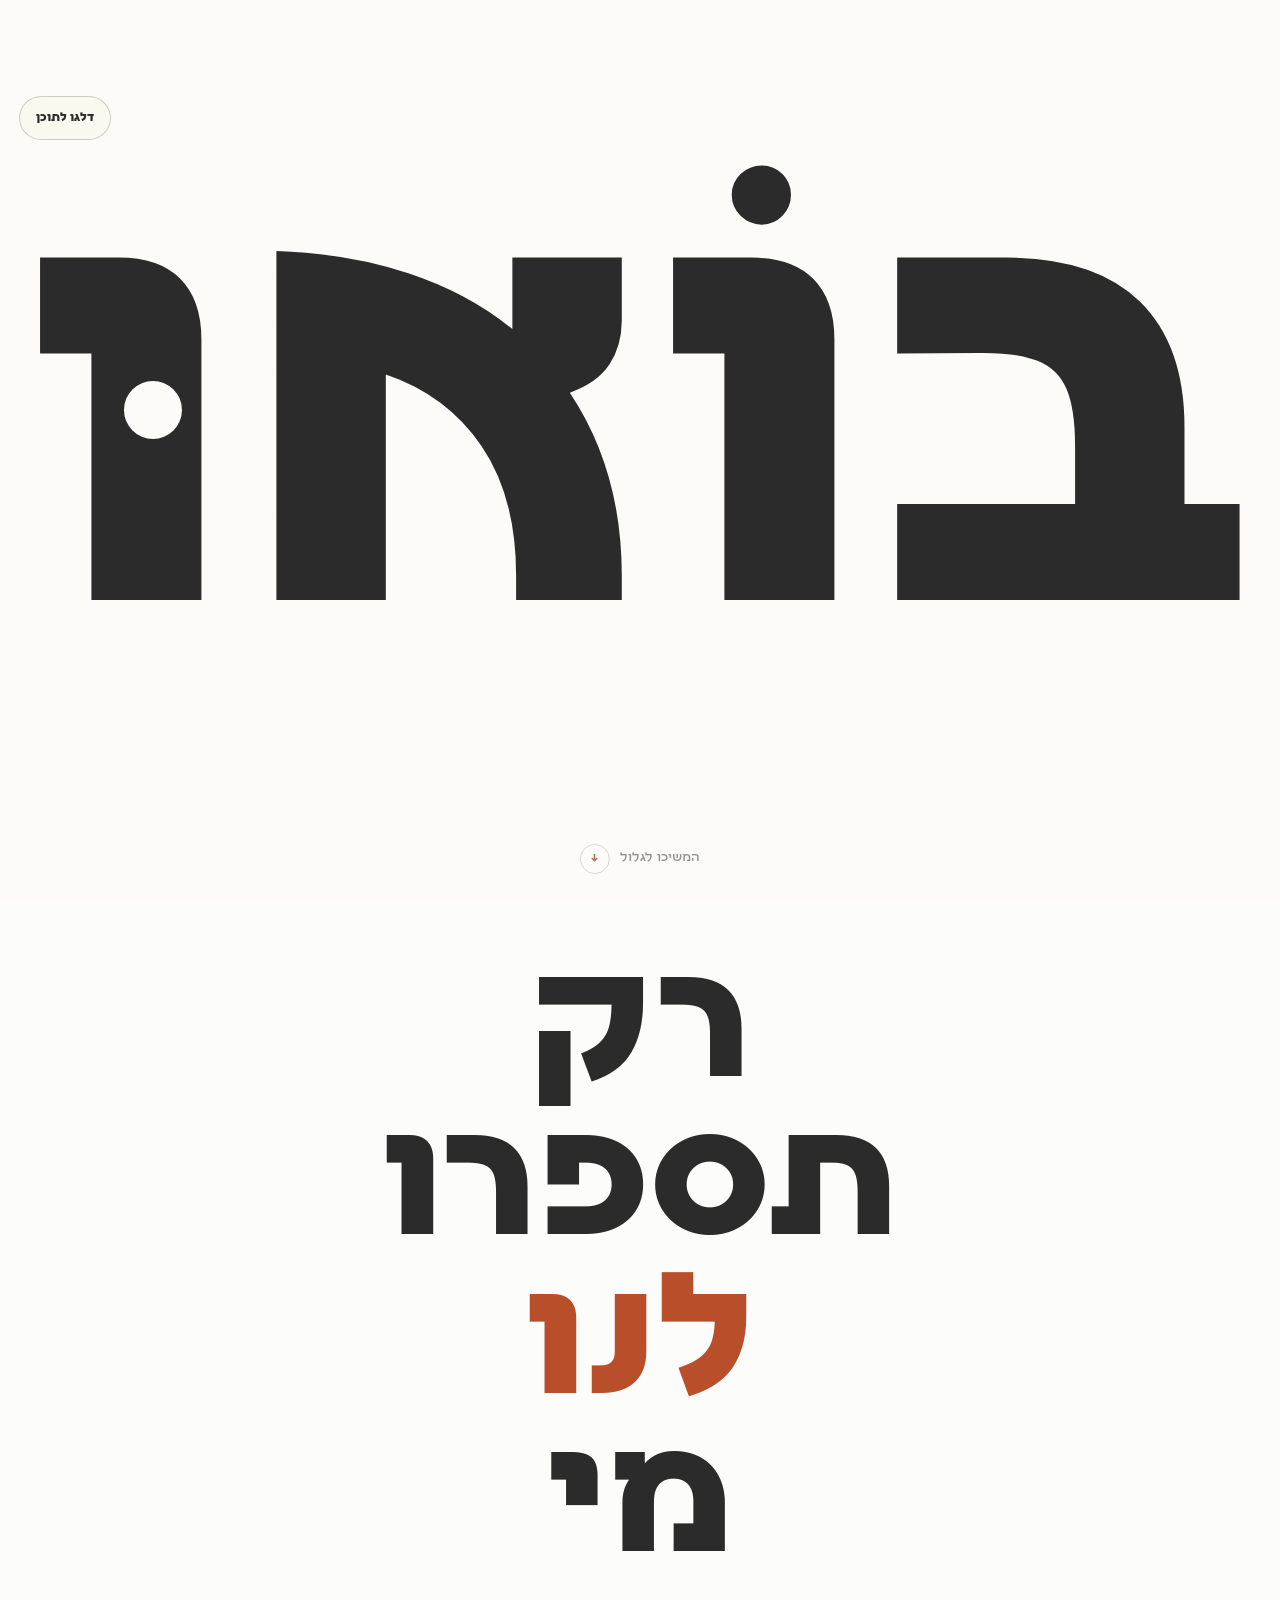
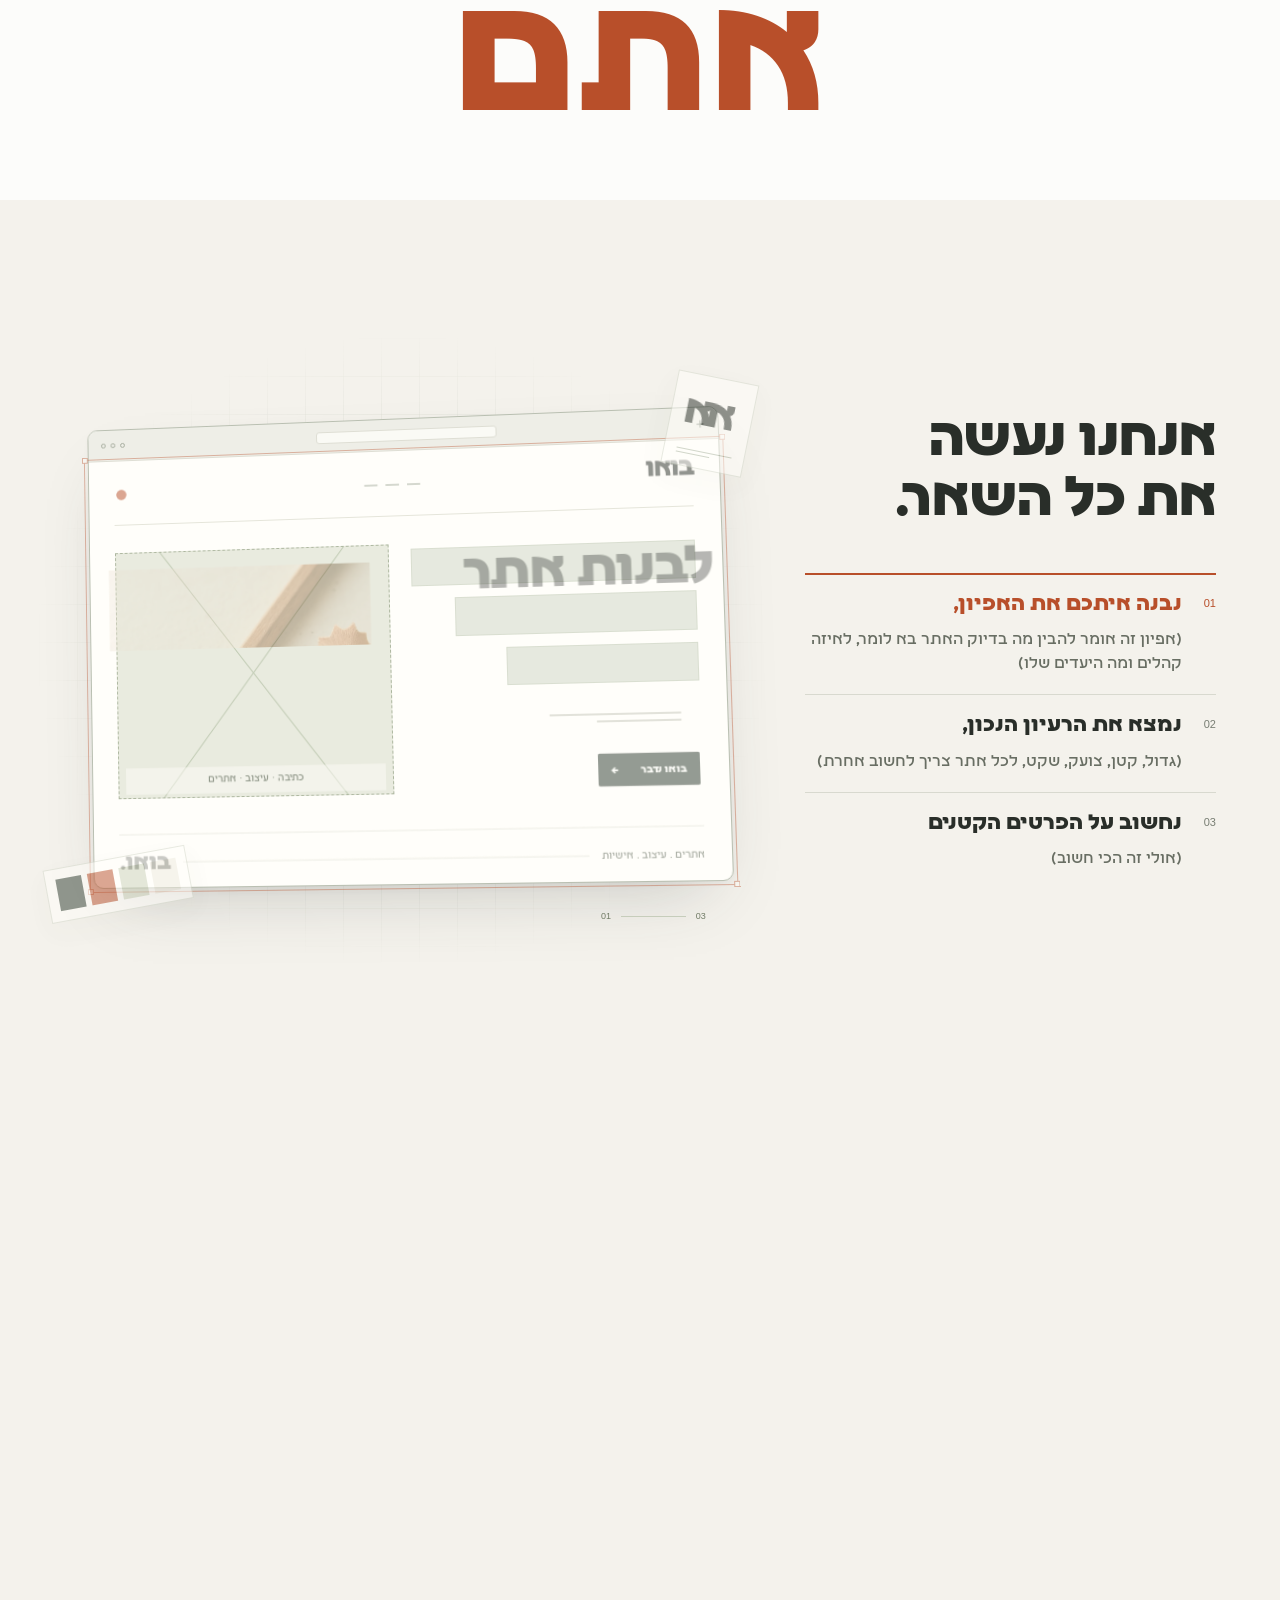
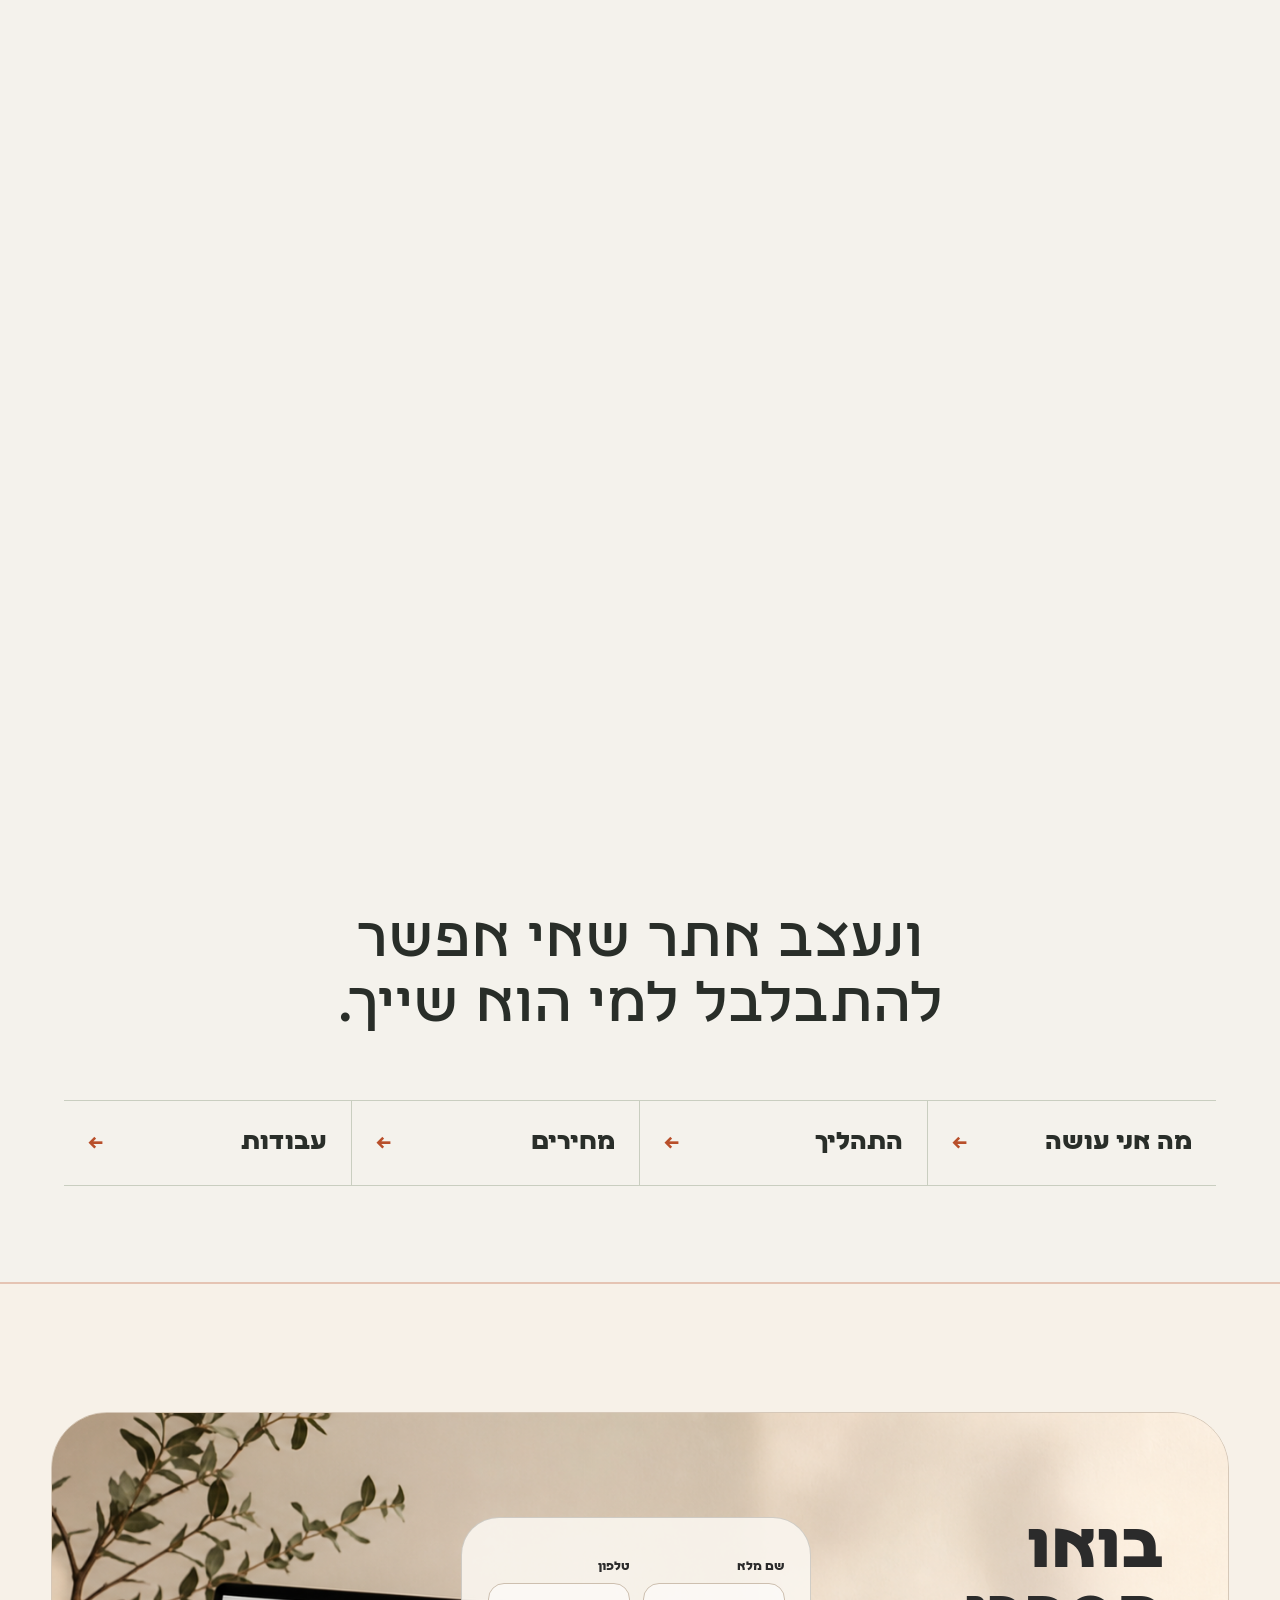
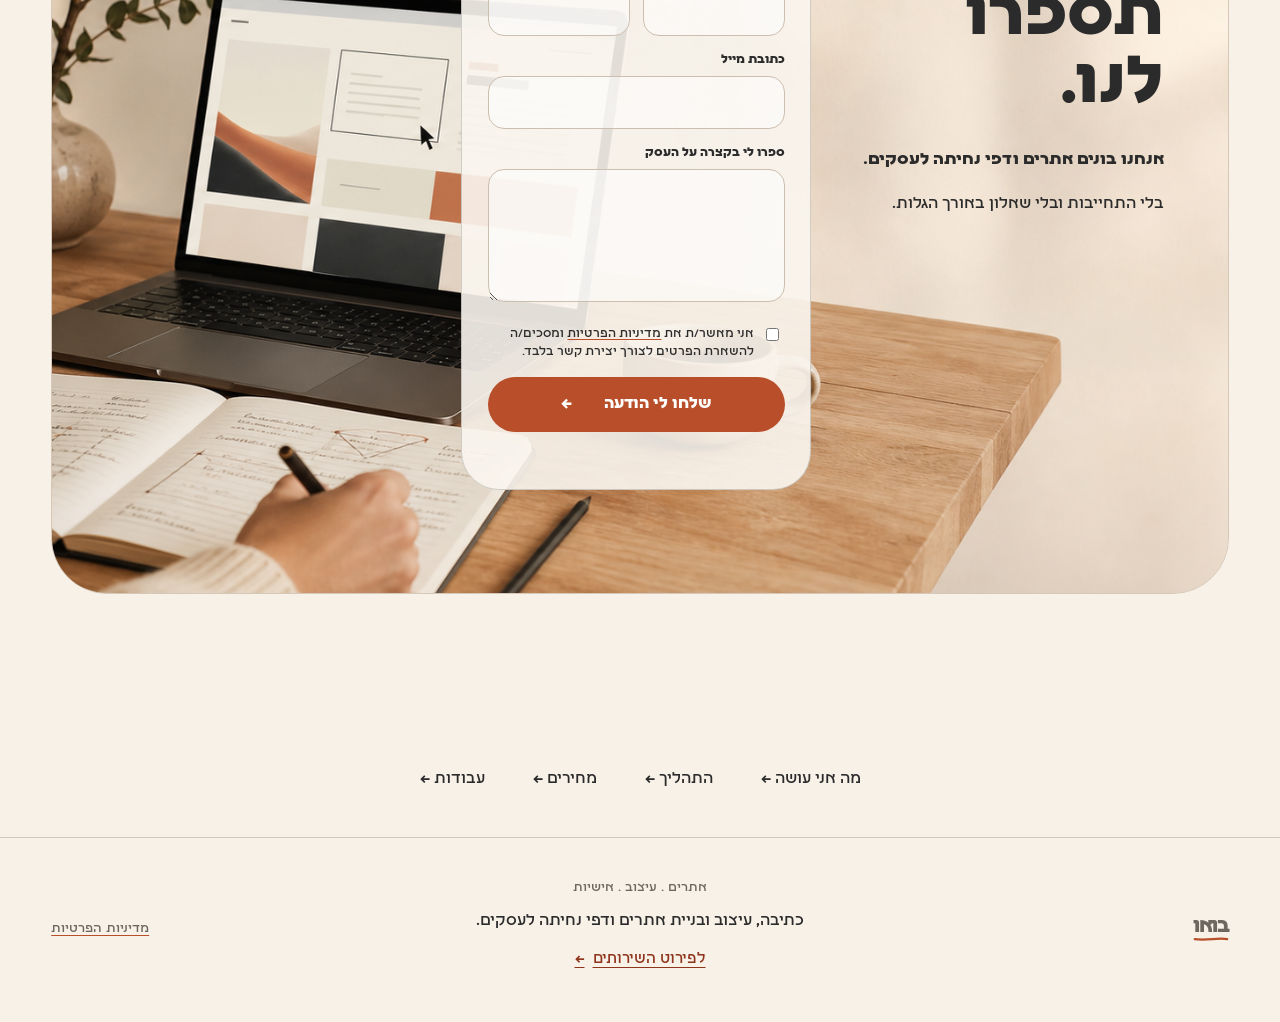
<file: index.html>
<!doctype html>
<html lang="he" dir="rtl">
<head>
  <meta charset="utf-8">
  <!-- Google Analytics: boau.click -->
  <script async src="https://www.googletagmanager.com/gtag/js?id=G-P3NSV9BE8Y"></script>
  <script>
    window.dataLayer = window.dataLayer || [];
    function gtag(){dataLayer.push(arguments);}
    gtag('js', new Date());
    gtag('config', 'G-P3NSV9BE8Y', {
      allow_google_signals: false,
      allow_ad_personalization_signals: false
    });
  </script>
  <meta name="viewport" content="width=device-width, initial-scale=1">
  <title>בואו — אתרים עם אופי | בניית אתרים ודפי נחיתה</title>
  <meta name="description" content="כתיבה, עיצוב ובניית אתרים ודפי נחיתה לעסקים. שילוב של כלי AI ועבודה אנושית על המילים, העיצוב והפרטים שמייחדים את העסק שלכם.">
  <meta name="robots" content="index,follow,max-image-preview:large,max-snippet:-1,max-video-preview:-1">
  <meta name="theme-color" content="#f7f1e8">
  <link rel="canonical" href="https://boau.click/">
  <link rel="alternate" hreflang="he-IL" href="https://boau.click/">
  <meta property="og:locale" content="he_IL">
  <meta property="og:type" content="website">
  <meta property="og:site_name" content="בּוֹאוּ">
  <meta property="og:title" content="בואו — אתרים עם אופי | בניית אתרים ודפי נחיתה">
  <meta property="og:description" content="כתיבה, עיצוב ובניית אתרים ודפי נחיתה לעסקים. שילוב של כלי AI ועבודה אנושית על המילים, העיצוב והפרטים שמייחדים את העסק שלכם.">
  <meta property="og:url" content="https://boau.click/">
  <meta property="og:image" content="https://boau.click/assets/images/editorial/contact-workbench.png">
  <meta property="og:image:width" content="1774">
  <meta property="og:image:height" content="887">
  <meta property="og:image:alt" content="שולחן עבודה עם לפטופ, מחברת עריכה וכוס קפה">
  <meta name="twitter:card" content="summary_large_image">
  <meta name="twitter:title" content="בואו — אתרים עם אופי | בניית אתרים ודפי נחיתה">
  <meta name="twitter:description" content="כתיבה, עיצוב ובניית אתרים ודפי נחיתה לעסקים. שילוב של כלי AI ועבודה אנושית על המילים, העיצוב והפרטים שמייחדים את העסק שלכם.">
  <meta name="twitter:image" content="https://boau.click/assets/images/editorial/contact-workbench.png">
  <link rel="icon" type="image/png" sizes="512x512" href="favicon.png?v=20260724-2">
  <link rel="preload" href="assets/fonts/lehava-display-bold.woff2" as="font" type="font/woff2" crossorigin>
  <link rel="preload" href="assets/fonts/telaviv-modernistbold.woff2" as="font" type="font/woff2" crossorigin>
  <link rel="preload" href="assets/fonts/telaviv-modernistregular.woff2" as="font" type="font/woff2" crossorigin>
  <link rel="stylesheet" href="assets/css/fonts.css?v=20260909-6">
  <link rel="stylesheet" href="assets/css/styles.css?v=20260923-2">
  <script type="application/ld+json">
  {
    "@context": "https://schema.org",
    "@type": "ProfessionalService",
    "@id": "https://boau.click/#business",
    "name": "בּוֹאוּ",
    "url": "https://boau.click/",
    "logo": "https://boau.click/favicon.png",
    "image": "https://boau.click/assets/images/editorial/contact-workbench.png",
    "description": "כתיבה, עיצוב ובניית אתרים ודפי נחיתה לעסקים. שילוב של כלי AI ועבודה אנושית על המילים, העיצוב והפרטים שמייחדים את העסק שלכם.",
    "telephone": "+972-54-846-1204",
    "areaServed": {
      "@type": "Country",
      "name": "ישראל"
    },
    "serviceType": [
      "בניית אתרים",
      "עיצוב אתרים",
      "כתיבה לאתרים",
      "בניית אתרים בעזרת AI"
    ]
  }
  </script>
  <link rel="stylesheet" href="assets/css/welcome.css?v=20260909-10">
  <link rel="stylesheet" href="assets/css/promise-build.css?v=20261011-pin">
  <link rel="stylesheet" href="assets/css/home-service-copy.css?v=20260923-1">
  <link rel="stylesheet" href="assets/css/brand-underline.css?v=20260923-1">
</head>
<body>
  <a class="skip-link" href="#story">דלגו לתוכן</a>

  <header class="site-header" aria-label="כותרת האתר">
    <a class="brand" href="#top" aria-label="בּוֹאוּ — חזרה להתחלה">
      <span class="brand-word">בואו<svg class="brand-underline" viewBox="0 0 60 10" aria-hidden="true" focusable="false"><path d="M57 5C43 2 22 8 3 5" pathLength="1"/></svg></span>
      <small>כתיבה · עיצוב · אתרים</small>
    </a>
    <nav aria-label="ניווט ראשי">
      <a class="is-active" aria-current="page" href="index.html">בית</a>
      <a href="about.html">מה אני עושה</a>
      <a href="process.html">התהליך</a>
      <a href="pricing.html">מחירים</a>
      <a href="projects.html">עבודות</a>
    </nav>
    <a class="header-cta" href="#contact">דברו איתי</a>
  </header>

  <main id="top">
    <section class="site-intro" id="site-intro" aria-labelledby="intro-heading">
      <div class="intro-stage" id="intro-stage">
        <div class="intro-final" id="intro-final">
          <div class="intro-final-content">
            <p>בוֹאוּ</p>
            <h1 id="intro-heading">לבנות אתר</h1>
            <div class="intro-changing-text" aria-live="polite">
              <span id="intro-typed">שמרגיש כמוכם.</span><i class="intro-type-cursor" aria-hidden="true"></i>
            </div>
            <a class="intro-cta" href="#contact">בואו נדבר <span aria-hidden="true">←</span></a>
          </div>
        </div>

        <div class="intro-reveal" id="intro-reveal" aria-hidden="true">
          <div class="intro-reveal-text"><span>לבנות אתר.</span><i></i></div>
        </div>

        <div class="intro-intact" aria-hidden="true"><span>בוֹא<span class="intro-vav">ו</span></span></div>

        <div class="intro-tear intro-tear-top" id="intro-tear-top" aria-hidden="true">
          <div><span>בוֹא<span class="intro-vav">ו</span></span></div>
        </div>
        <div class="intro-tear intro-tear-bottom" id="intro-tear-bottom" aria-hidden="true">
          <div><span>בוֹא<span class="intro-vav">ו</span></span></div>
        </div>

        <p class="intro-scroll-hint" id="intro-scroll-hint">המשיכו לגלול <span>↓</span></p>
        <a class="intro-skip" href="#story">דלגו לתוכן</a>
      </div>
    </section>

    <section class="welcome" id="story" aria-labelledby="welcome-title">
      <h2 id="welcome-title"><span>רק</span><span>תספרו</span><strong>לנו</strong><span>מי</span><strong>אתם</strong></h2>
    </section>

    <section class="promise promise-build" id="promise" aria-labelledby="promise-title">
      <div class="build-scroll">
        <div class="build-stage">
      <div class="promise-inner">
        <h2 id="promise-title">אנחנו נעשה את כל השאר.</h2>
        <div class="promise-steps">
          <p data-build-step="0"><i class="build-step-number" aria-hidden="true">01</i>נבנה איתכם את האפיון, <span>(אפיון זה אומר להבין מה בדיוק האתר בא לומר, לאיזה קהלים ומה היעדים שלו)</span></p>
          <p data-build-step="1"><i class="build-step-number" aria-hidden="true">02</i>נמצא את הרעיון הנכון, <span>(גדול, קטן, צועק, שקט, לכל אתר צריך לחשוב אחרת)</span></p>
          <p data-build-step="2"><i class="build-step-number" aria-hidden="true">03</i>נחשוב על הפרטים הקטנים <span>(אולי זה הכי חשוב)</span></p>
        </div>
      </div>
      <div class="build-visual" aria-hidden="true">
        <div class="build-film"><video data-build-film data-src="assets/videos/boau-paper-assembly.mp4" poster="assets/images/editorial/paper-assembly-poster.webp" preload="none" muted playsinline disablepictureinpicture tabindex="-1"></video></div>
        <div class="build-grid"></div>
        <div class="build-orbit build-orbit-type" data-build-part="type-sample"><b>אא</b><i></i><i></i></div>
        <div class="build-orbit build-orbit-palette" data-build-part="palette"><i></i><i></i><i></i><i></i></div>
        <div class="build-browser">
          <div class="build-browser-bar"><div class="build-browser-dots"><i></i><i></i><i></i></div><span class="build-browser-address"></span><span class="build-browser-plus">+</span></div>
          <div class="build-canvas">
            <div class="build-demo-nav"><b data-build-part="brand">בואו</b><div data-build-part="nav"><i></i><i></i><i></i></div><span data-build-part="nav-dot"></span></div>
            <div class="build-demo-hero">
              <div class="build-demo-copy">
                <div class="build-wire-text"><i></i><i></i><i></i></div>
                <div class="build-demo-title" data-build-part="title">לבנות אתר<br><em>שמרגיש<br>כמוכם.</em></div>
                <div class="build-demo-lines" data-build-part="copy"><i></i><i></i></div>
                <span class="build-demo-cta" data-build-part="button">בואו נדבר <i>←</i></span>
              </div>
              <div class="build-demo-image">
                <div class="build-image-wire"><i></i><i></i></div>
                <img data-build-part="image" src="assets/images/editorial/pencil-craft.webp" alt="" width="1100" height="825" loading="lazy" decoding="async">
                <span class="build-image-caption" data-build-part="caption">כתיבה · עיצוב · אתרים</span>
              </div>
            </div>
            <div class="build-demo-bottom" data-build-part="details"><span>אתרים . עיצוב . אישיות</span><i></i><b>בואו.</b></div>
          </div>
          <div class="build-selection" data-build-part="selection"><i></i><i></i><i></i><i></i></div>
        </div>
        <div class="build-meter"><span>01</span><div><i></i></div><span>03</span></div>
      </div>
        </div>
      </div>
      <div class="build-outro">
        <p class="promise-finish">ונעצב אתר שאי אפשר להתבלבל למי הוא שייך.</p>
        <nav class="explore-links" aria-label="גלו עוד עלינו">
          <a class="explore-link" href="about.html">
            <span class="explore-art art-type" aria-hidden="true"><span class="type-composition"><b>בואו.</b><span class="type-baseline"></span><span class="type-copy"><i></i><i></i></span></span></span>
            <span class="explore-label">מה אני עושה <span aria-hidden="true">←</span></span>
          </a>
          <a class="explore-link" href="process.html">
            <span class="explore-art art-process" aria-hidden="true"><i></i><i></i><i></i></span>
            <span class="explore-label">התהליך <span aria-hidden="true">←</span></span>
          </a>
          <a class="explore-link" href="pricing.html">
            <span class="explore-art art-price" aria-hidden="true"><span class="price-composition"><span class="price-line"><i></i><b>700<small>₪</small></b></span><span class="price-line"><i></i><b>2,000<small>₪</small></b></span><span class="price-line"><i></i><b>4,500<small>₪</small></b></span></span></span>
            <span class="explore-label">מחירים <span aria-hidden="true">←</span></span>
          </a>
          <a class="explore-link" href="projects.html">
            <span class="explore-art art-pages" aria-hidden="true"><i></i><i></i><i></i></span>
            <span class="explore-label">עבודות <span aria-hidden="true">←</span></span>
          </a>
        </nav>
      </div>
    </section>

    <section class="contact section" id="contact" aria-labelledby="contact-title">
      <div class="contact-stage">
        <img src="assets/images/editorial/contact-workbench.png" alt="שולחן עבודה חם עם לפטופ, מחברת עריכה וכוס קפה" width="1774" height="887" loading="lazy" decoding="async">
        <div class="contact-content">
          <div class="contact-copy">
            <h2 id="contact-title">בואו תספרו לנו.</h2>
            <p class="contact-service-line">אנחנו בונים אתרים ודפי נחיתה לעסקים.</p>
            <p>בלי התחייבות ובלי שאלון באורך הגלות.</p>
          </div>

          <form class="contact-form" id="contact-form" action="https://formspree.io/f/mdabebab" method="POST" data-contact-endpoint="https://boau-contact.l0548461204.workers.dev">
            <input type="hidden" name="_subject" value="פנייה חדשה מאתר בואו"><input type="hidden" name="source" value="boau-homepage"><input class="form-honeypot" type="text" name="company" tabindex="-1" autocomplete="off" aria-hidden="true">
            <div class="form-split"><div><label for="name">שם מלא</label><input id="name" type="text" name="name" autocomplete="name" required></div><div><label for="phone">טלפון</label><input id="phone" type="tel" name="phone" autocomplete="tel" required></div></div>
            <label for="email">כתובת מייל</label><input id="email" type="email" name="email" autocomplete="email" required>
            <label for="message">ספרו לי בקצרה על העסק</label><textarea id="message" name="message" rows="4"></textarea>
            <label class="privacy-check"><input type="checkbox" required><span>אני מאשר/ת את <a href="privacy.html" target="_blank" rel="noopener">מדיניות הפרטיות</a> ומסכים/ה להשארת הפרטים לצורך יצירת קשר בלבד.</span></label>
            <button type="submit">שלחו לי הודעה <span aria-hidden="true">←</span></button><p class="form-status" aria-live="polite"></p>
          </form>
        </div>
      </div>
    </section>
  </main>

  <nav class="page-links" aria-label="עוד באתר"><a href="about.html">מה אני עושה <span aria-hidden="true">←</span></a><a href="process.html">התהליך <span aria-hidden="true">←</span></a><a href="pricing.html">מחירים <span aria-hidden="true">←</span></a><a href="projects.html">עבודות <span aria-hidden="true">←</span></a></nav>
<footer class="site-footer">
  <a class="brand footer-brand" href="#top" aria-label="בּוֹאוּ — חזרה להתחלה"><span class="brand-word">בואו<svg class="brand-underline" viewBox="0 0 60 10" aria-hidden="true" focusable="false"><path d="M57 5C43 2 22 8 3 5" pathLength="1"/></svg></span></a>
  <div class="footer-description">
    <p>אתרים . עיצוב . אישיות</p>
    <p class="footer-service-line">כתיבה, עיצוב ובניית אתרים ודפי נחיתה לעסקים.</p>
    <a class="footer-services-link" href="about.html#services">לפירוט השירותים <span aria-hidden="true">←</span></a>
  </div>
  <a href="privacy.html">מדיניות הפרטיות</a>
</footer>
  <script src="assets/js/main.js?v=20260909-9"></script>
  <script src="assets/js/promise-build.js?v=20261011-pin"></script>
</body>
</html>
</file>
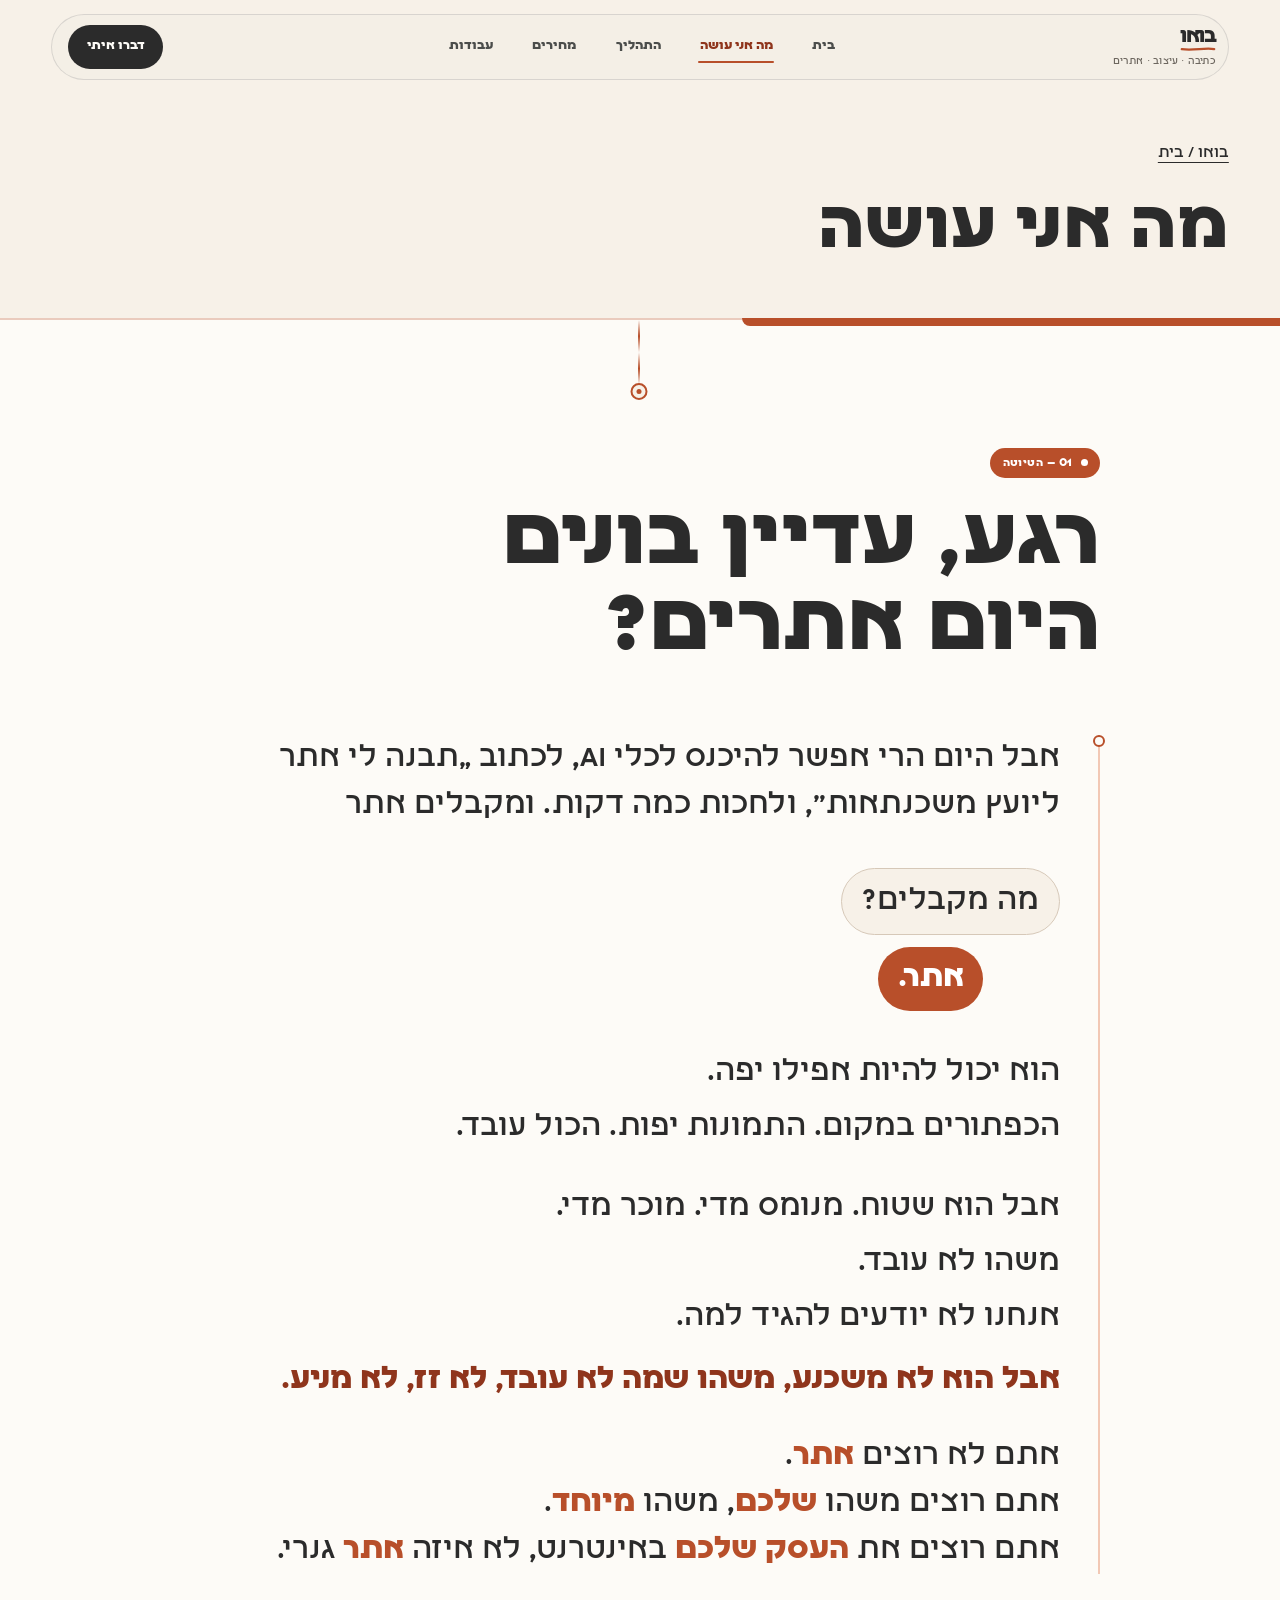
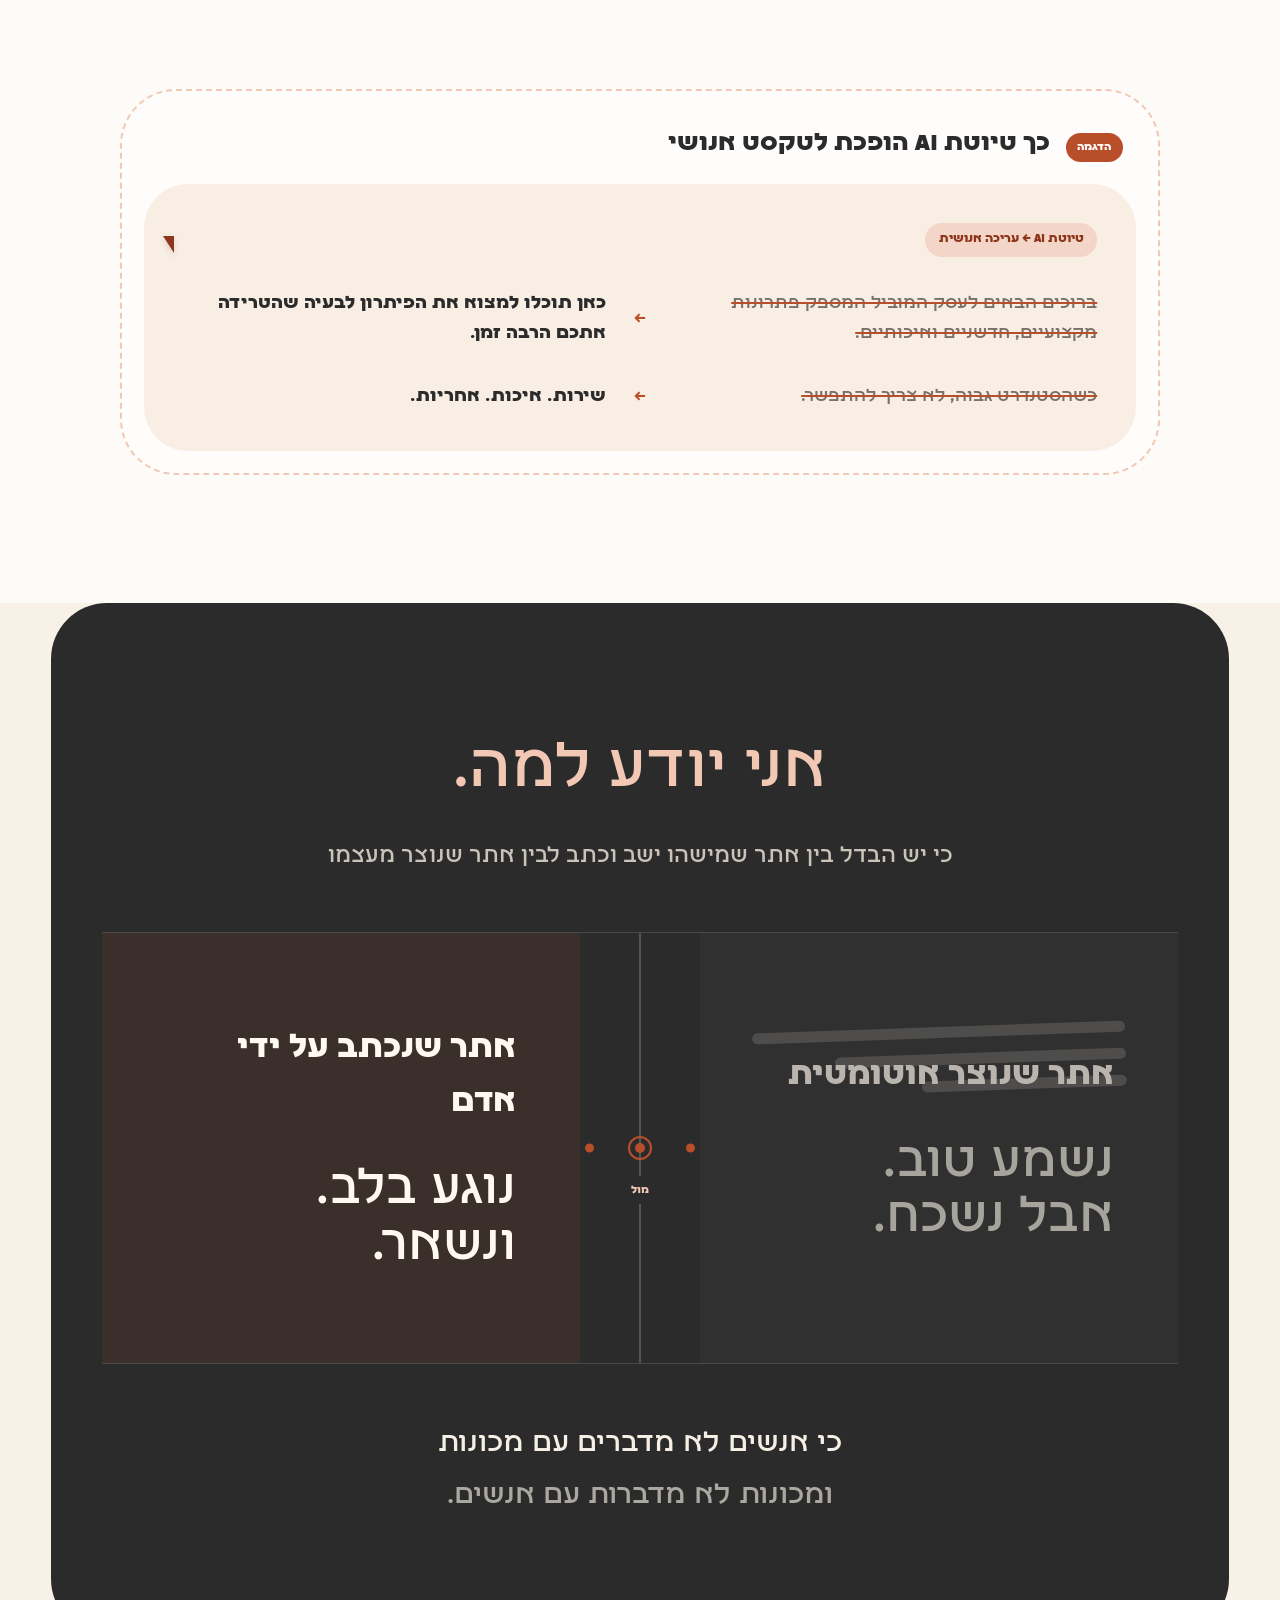
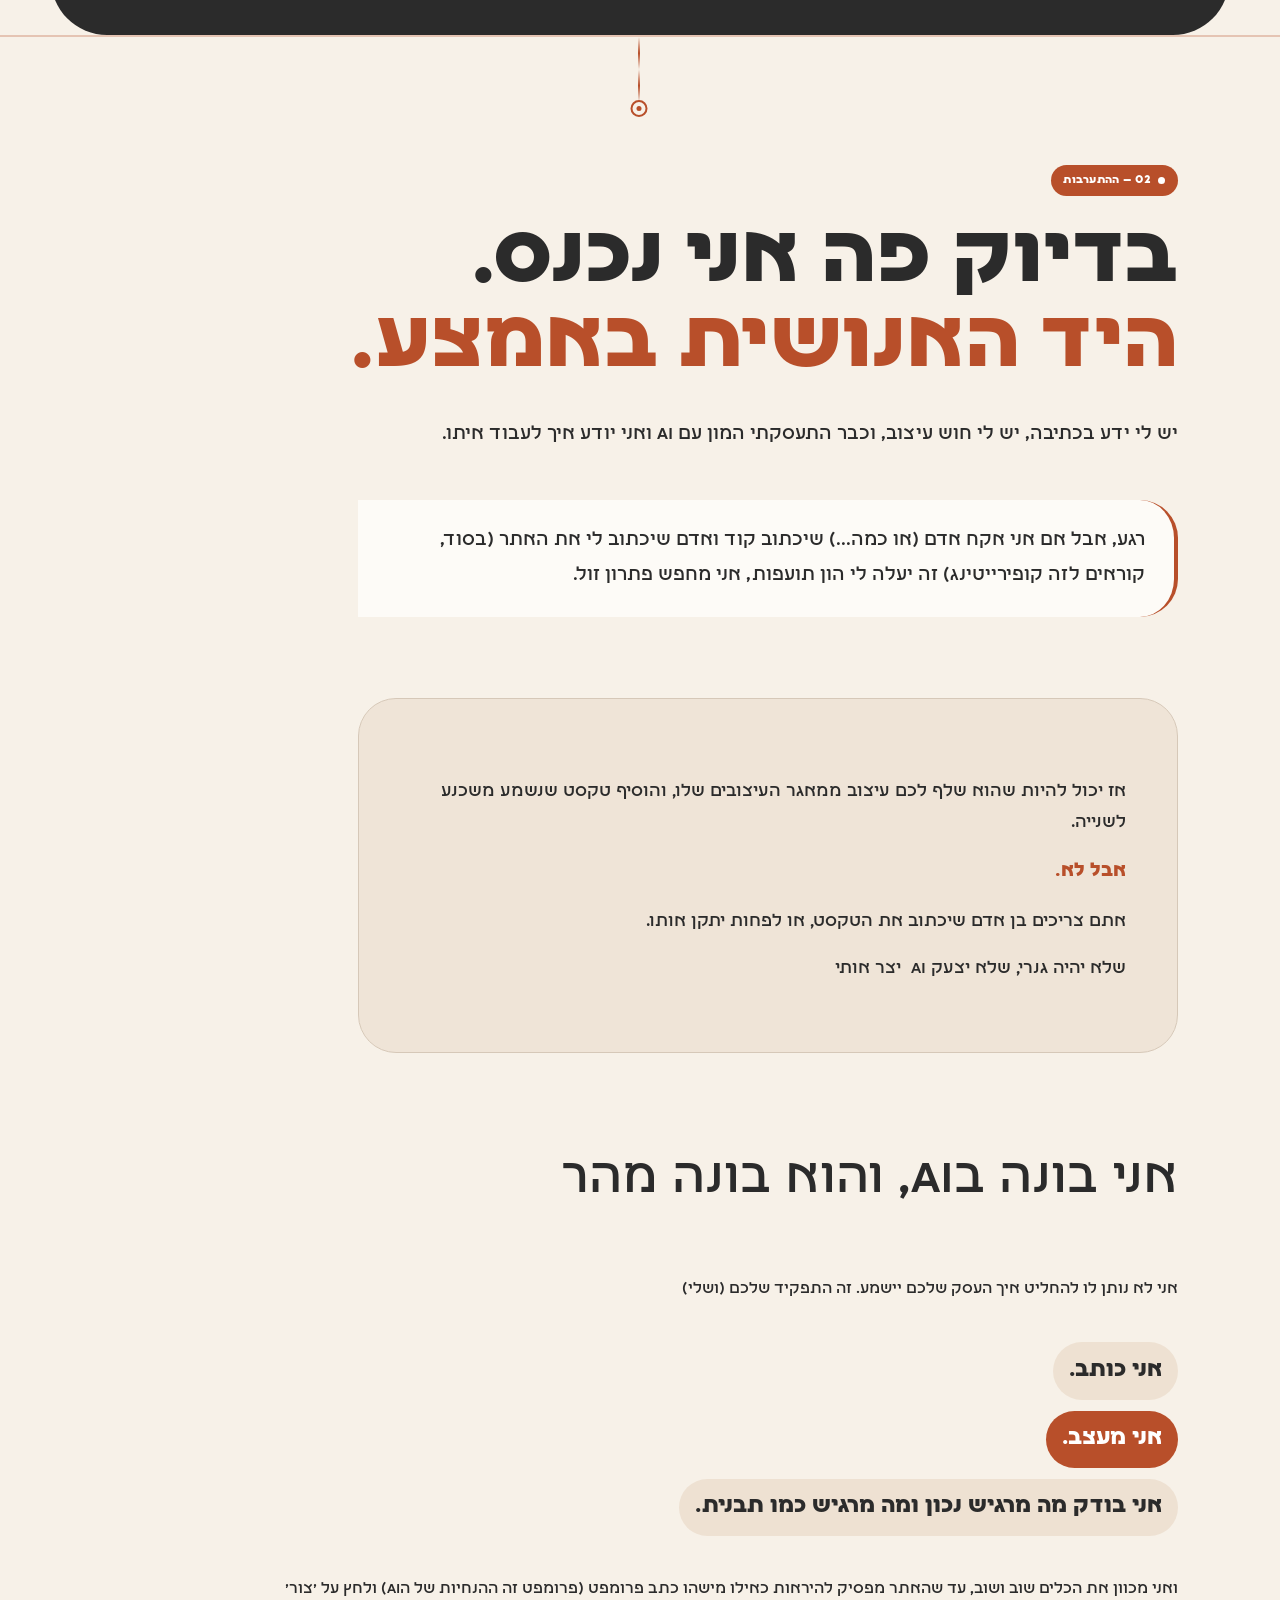
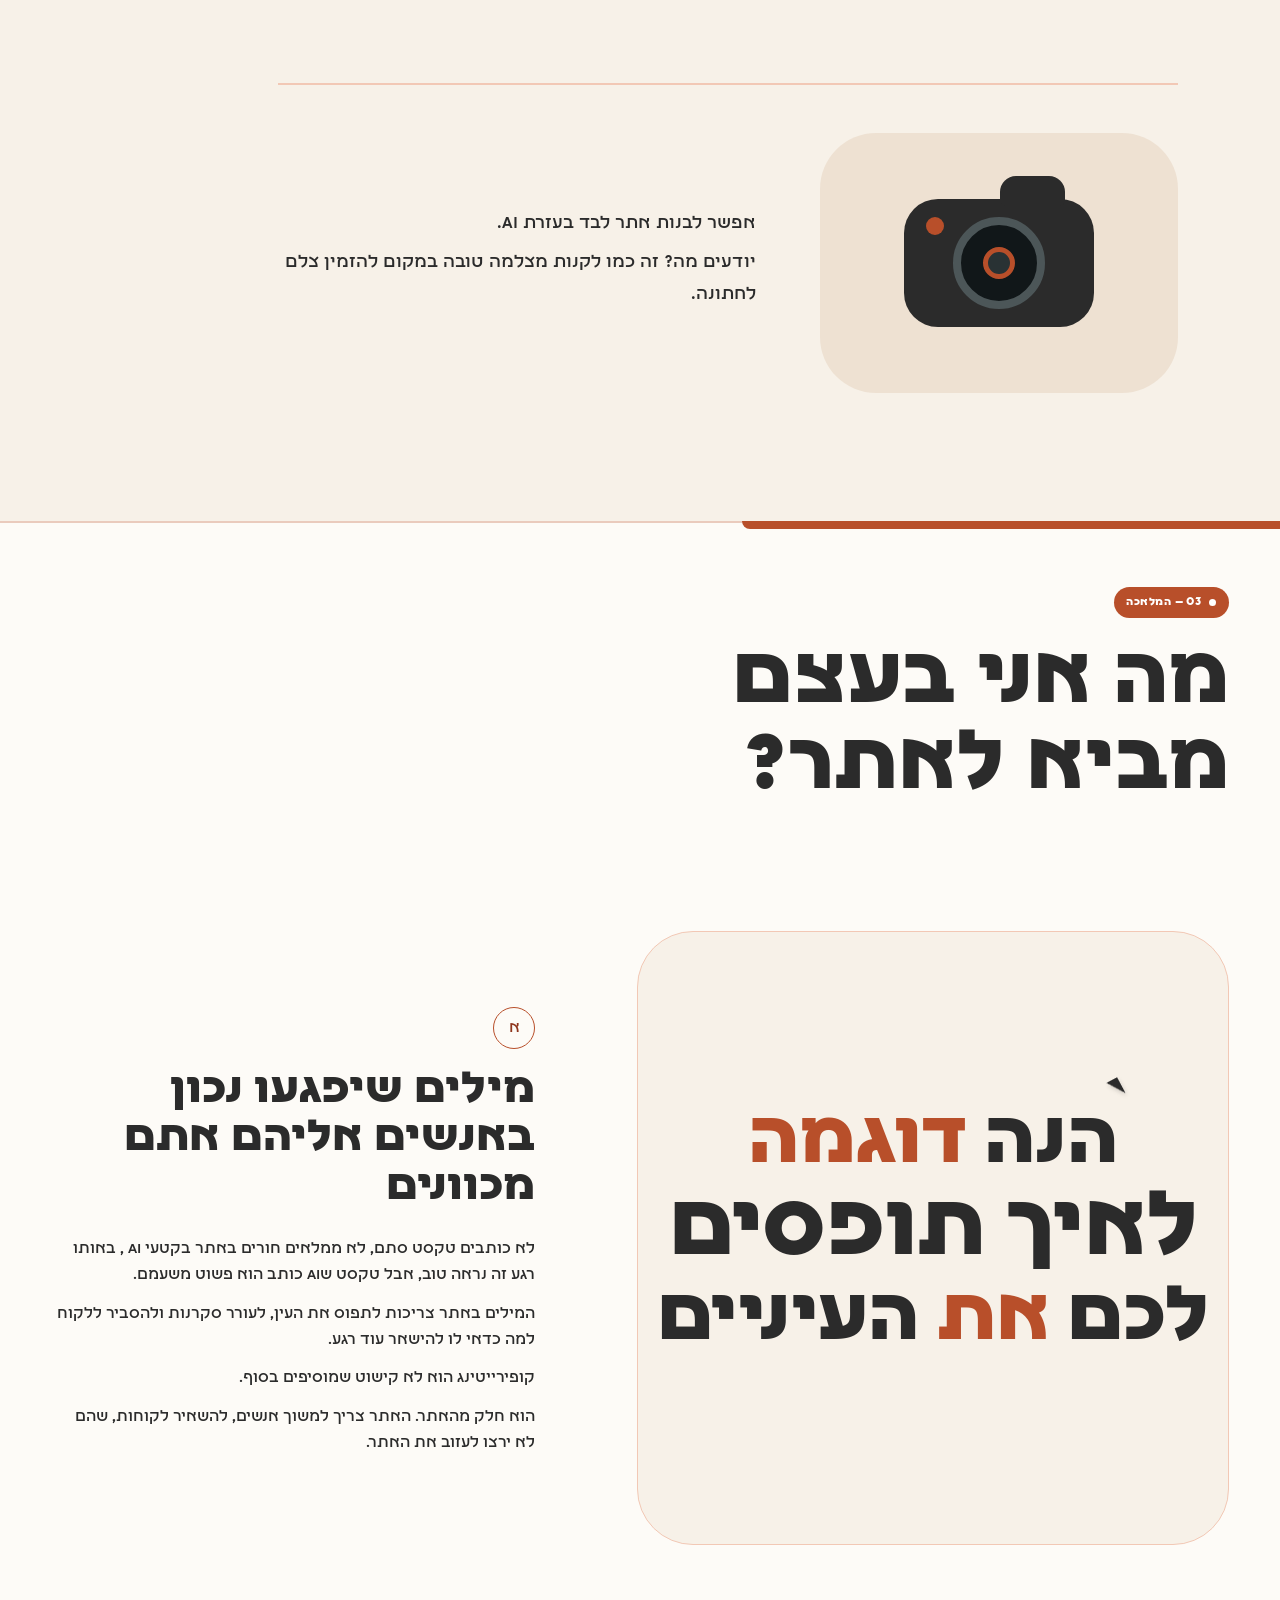
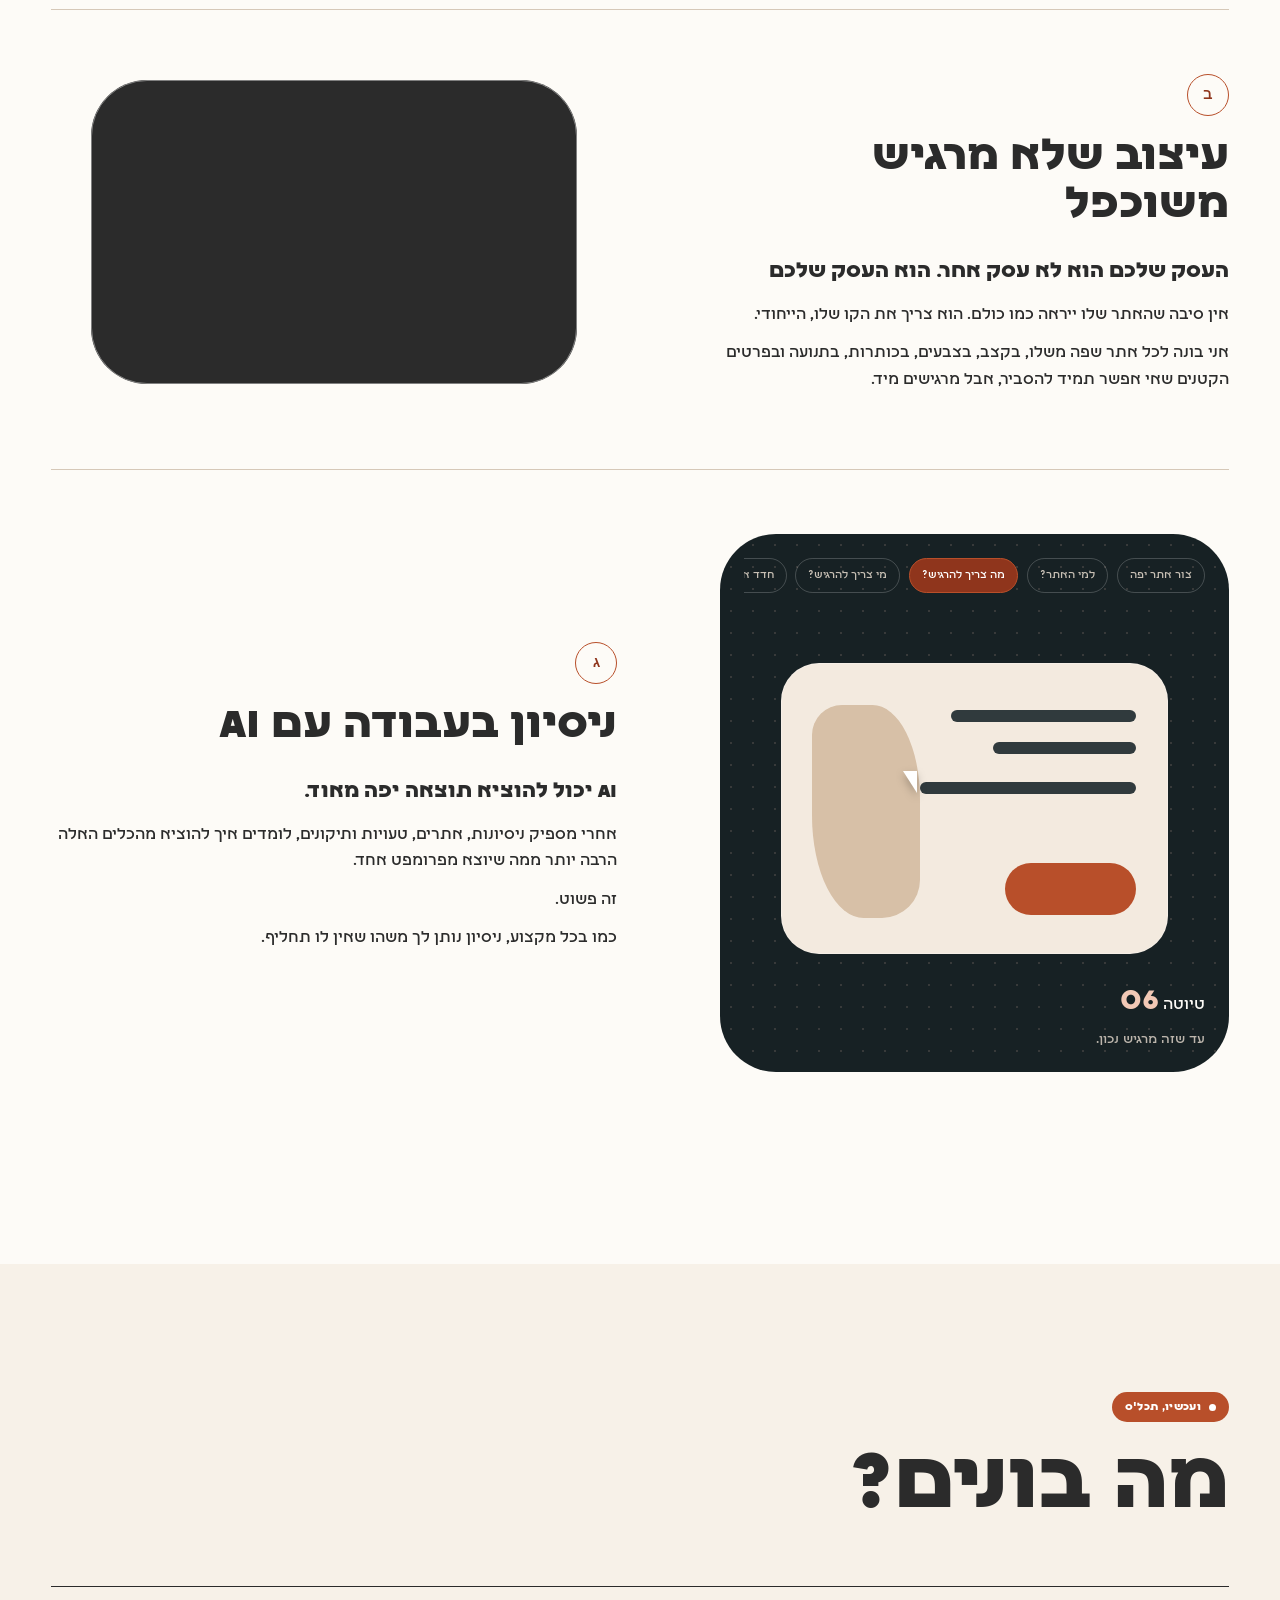
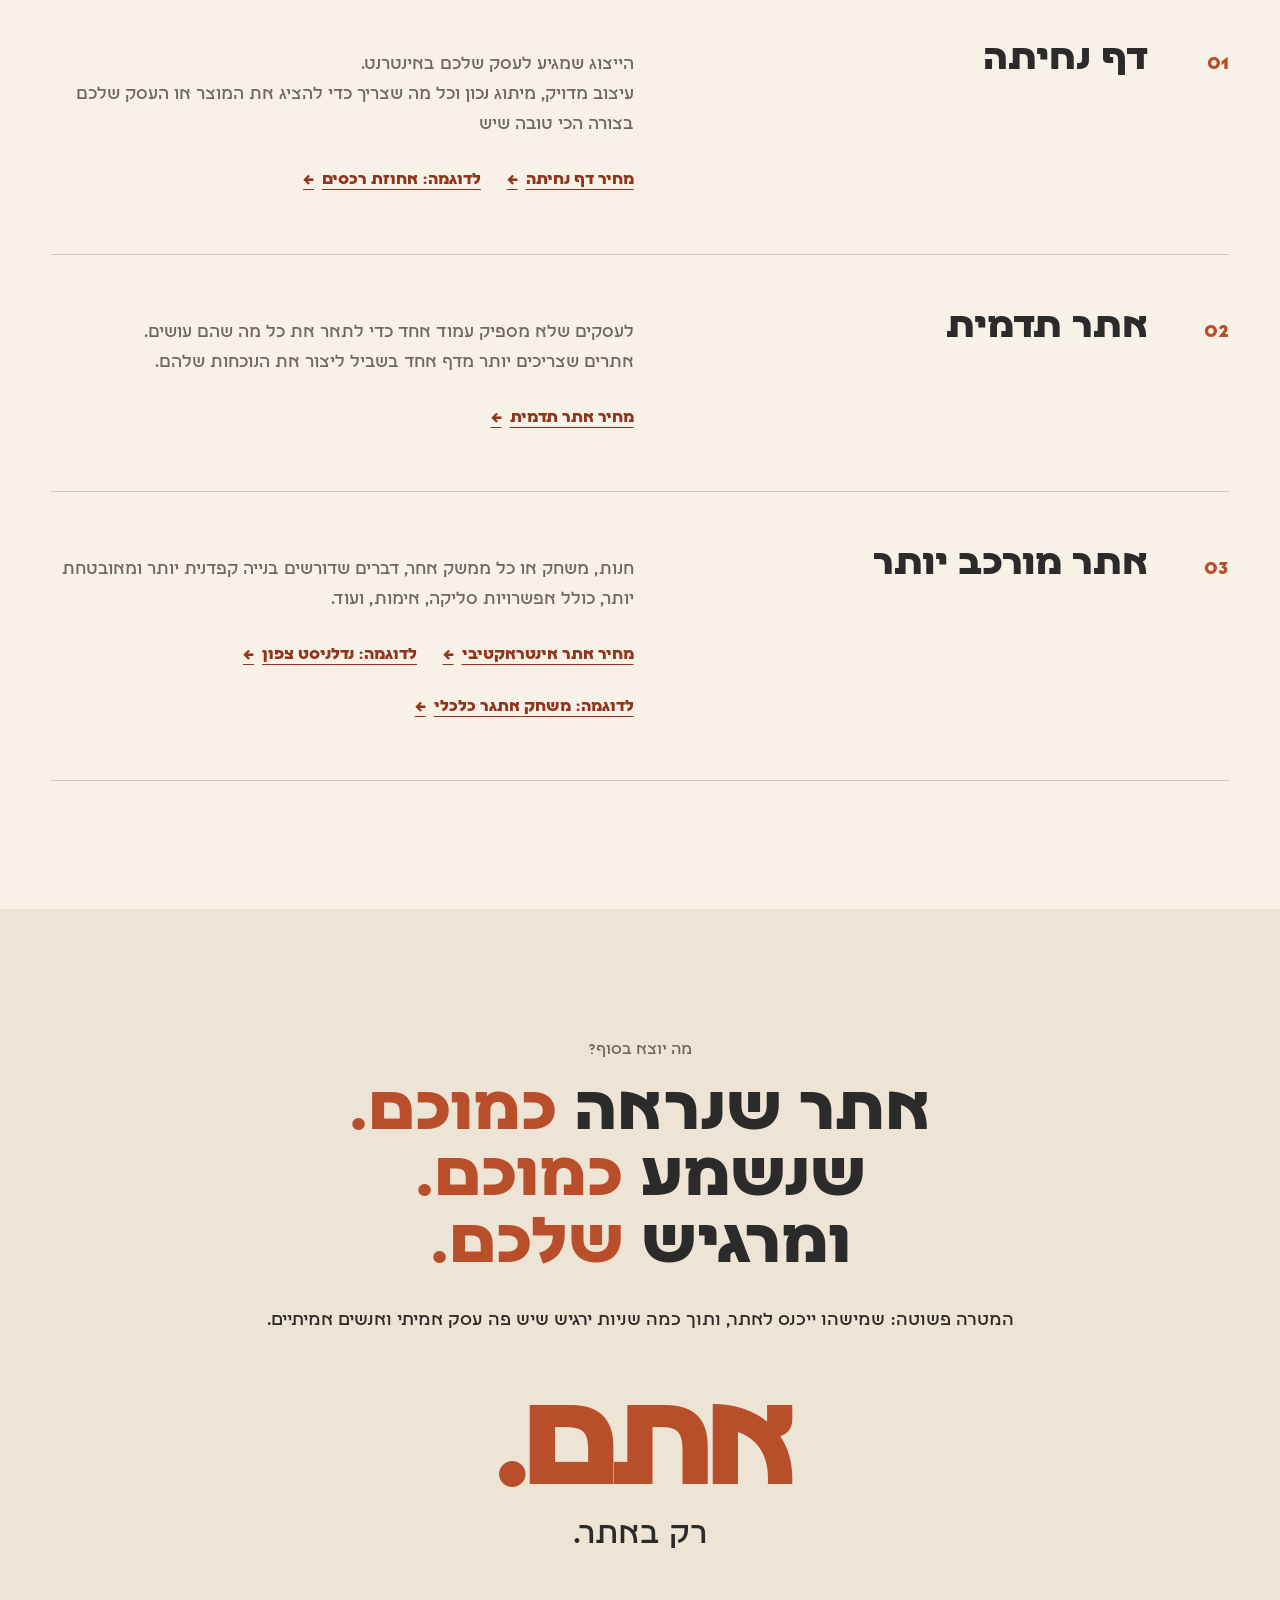
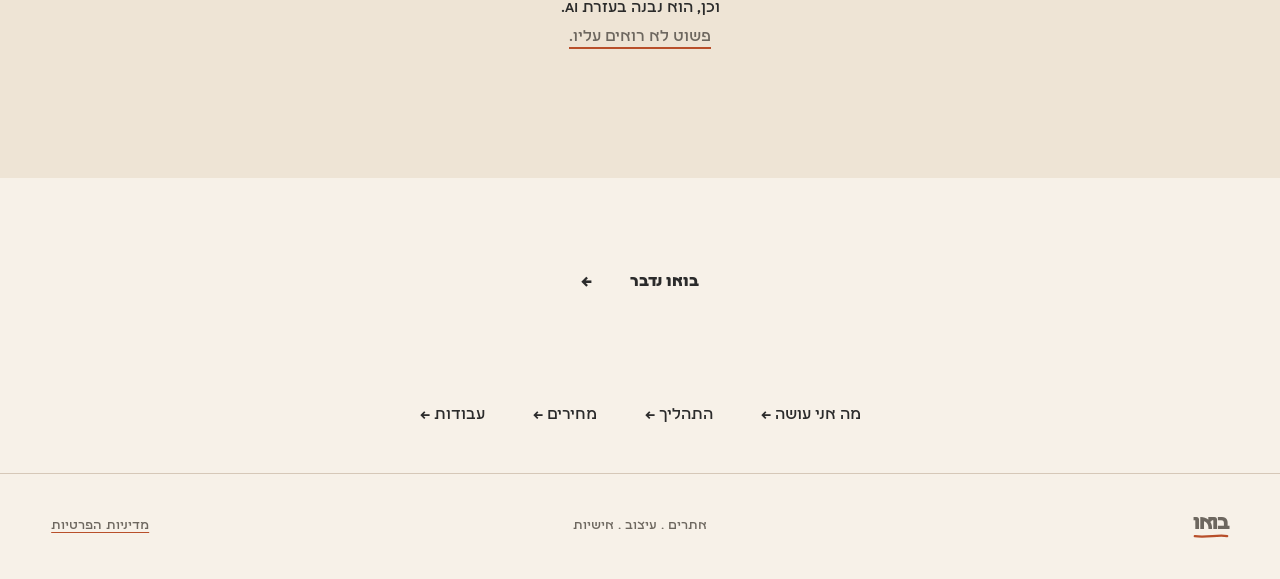
<file: about.html>
<!doctype html>
<html lang="he" dir="rtl">
<head>
  <meta charset="utf-8">
  <!-- Google Analytics: boau.click -->
  <script async src="https://www.googletagmanager.com/gtag/js?id=G-P3NSV9BE8Y"></script>
  <script>
    window.dataLayer = window.dataLayer || [];
    function gtag(){dataLayer.push(arguments);}
    gtag('js', new Date());
    gtag('config', 'G-P3NSV9BE8Y', {
      allow_google_signals: false,
      allow_ad_personalization_signals: false
    });
  </script>
  <meta name="viewport" content="width=device-width, initial-scale=1">
  <title>כתיבה, עיצוב ובניית אתרים בעזרת AI | בואו</title>
  <meta name="description" content="מה הופך אתר שנבנה בעזרת AI לאתר שמרגיש שלכם? היכרות עם עבודת הכתיבה, העיצוב והבנייה שמאחורי האתרים של בואו.">
  <meta name="robots" content="index,follow,max-image-preview:large,max-snippet:-1,max-video-preview:-1">
  <meta name="theme-color" content="#f7f1e8">
  <link rel="canonical" href="https://boau.click/about.html">
  <link rel="alternate" hreflang="he-IL" href="https://boau.click/about.html">
  <meta property="og:locale" content="he_IL">
  <meta property="og:type" content="website">
  <meta property="og:site_name" content="בּוֹאוּ">
  <meta property="og:title" content="כתיבה, עיצוב ובניית אתרים בעזרת AI | בואו">
  <meta property="og:description" content="מה הופך אתר שנבנה בעזרת AI לאתר שמרגיש שלכם? היכרות עם עבודת הכתיבה, העיצוב והבנייה שמאחורי האתרים של בואו.">
  <meta property="og:url" content="https://boau.click/about.html">
  <meta property="og:image" content="https://boau.click/assets/images/editorial/contact-workbench.png">
  <meta property="og:image:width" content="1774">
  <meta property="og:image:height" content="887">
  <meta property="og:image:alt" content="שולחן עבודה עם לפטופ, מחברת עריכה וכוס קפה">
  <meta name="twitter:card" content="summary_large_image">
  <meta name="twitter:title" content="כתיבה, עיצוב ובניית אתרים בעזרת AI | בואו">
  <meta name="twitter:description" content="מה הופך אתר שנבנה בעזרת AI לאתר שמרגיש שלכם? היכרות עם עבודת הכתיבה, העיצוב והבנייה שמאחורי האתרים של בואו.">
  <meta name="twitter:image" content="https://boau.click/assets/images/editorial/contact-workbench.png">
  <link rel="icon" type="image/png" sizes="512x512" href="favicon.png?v=20260724-2">
  <link rel="preload" href="assets/fonts/lehava-display-bold.woff2" as="font" type="font/woff2" crossorigin>
  <link rel="preload" href="assets/fonts/telaviv-modernistbold.woff2" as="font" type="font/woff2" crossorigin>
  <link rel="preload" href="assets/fonts/telaviv-modernistregular.woff2" as="font" type="font/woff2" crossorigin>
  <link rel="stylesheet" href="assets/css/fonts.css?v=20260909-6">
  <link rel="stylesheet" href="assets/css/styles.css?v=20260923-2">
  <script type="application/ld+json">
  {
    "@context": "https://schema.org",
    "@type": "ProfessionalService",
    "@id": "https://boau.click/#business",
    "name": "בּוֹאוּ",
    "url": "https://boau.click/about.html",
    "logo": "https://boau.click/favicon.png",
    "image": "https://boau.click/assets/images/editorial/contact-workbench.png",
    "description": "כתיבה, עיצוב ובניית אתרים ודפי נחיתה לעסקים. שילוב של כלי AI ועבודה אנושית על המילים, העיצוב והפרטים שמייחדים את העסק שלכם.",
    "telephone": "+972-54-846-1204",
    "areaServed": {
      "@type": "Country",
      "name": "ישראל"
    },
    "serviceType": [
      "בניית אתרים",
      "עיצוב אתרים",
      "כתיבה לאתרים",
      "בניית אתרים בעזרת AI"
    ]
  }
  </script>
  <link rel="stylesheet" href="assets/css/welcome.css?v=20260909-6">
  <link rel="stylesheet" href="assets/css/service-details.css?v=20260923-1">
  <link rel="stylesheet" href="assets/css/brand-underline.css?v=20260923-1">
</head>
<body class="inner-page">
  <a class="skip-link" href="#content">דלגו לתוכן</a>
  <header class="site-header" aria-label="כותרת האתר">
    <a class="brand" href="index.html" aria-label="בּוֹאוּ — חזרה להתחלה">
      <span class="brand-word">בואו<svg class="brand-underline" viewBox="0 0 60 10" aria-hidden="true" focusable="false"><path d="M57 5C43 2 22 8 3 5" pathLength="1"/></svg></span>
      <small>כתיבה · עיצוב · אתרים</small>
    </a>
    <nav aria-label="ניווט ראשי">
      <a href="index.html">בית</a>
      <a class="is-active" aria-current="page" href="about.html">מה אני עושה</a>
      <a href="process.html">התהליך</a>
      <a href="pricing.html">מחירים</a>
      <a href="projects.html">עבודות</a>
    </nav>
    <a class="header-cta" href="index.html#contact">דברו איתי</a>
  </header>

  <main id="content">
    <div class="inner-heading"><a href="index.html">בואו / בית</a><h1>מה אני עושה</h1></div>
    <section class="story section" id="story" aria-labelledby="story-title">
      <div class="section-thread" aria-hidden="true"><span></span></div>
      <div class="section-shell story-grid">
        <div class="story-copy">
          <p class="section-number">01 — הטיוטה</p>
          <h2 id="story-title">רגע, עדיין בונים היום אתרים?</h2>
          <div class="story-flow">
            <p class="story-opening reveal">אבל היום הרי אפשר להיכנס לכלי AI, לכתוב „תבנה לי אתר ליועץ משכנתאות”, ולחכות כמה דקות. ומקבלים אתר</p>
            <div class="story-exchange reveal"><p>מה מקבלים?</p><strong>אתר.</strong></div>
            <div class="story-center">
              <div class="story-normal reveal"><p>הוא יכול להיות אפילו יפה.</p><p>הכפתורים במקום. התמונות יפות. הכול עובד.</p></div>
              <div class="story-break reveal">
                <p>אבל הוא שטוח. מנומס מדי. מוכר מדי.</p>
                <p>משהו לא עובד.</p>
                <p>אנחנו לא יודעים להגיד למה.</p>
                <p class="accent-line">אבל הוא לא משכנע, משהו שמה לא עובד, לא זז, לא מניע.</p>
                <p class="story-desire">אתם לא רוצים <span>אתר</span>.<br>אתם רוצים משהו <span>שלכם</span>, משהו <span>מיוחד</span>.<br>אתם רוצים את <span>העסק שלכם</span> באינטרנט, לא איזה <span>אתר</span> גנרי.</p>
              </div>
            </div>
          </div>
        </div>

        <aside class="edit-demo reveal" aria-label="דוגמה לעריכה אנושית של טקסט שנוצר באמצעות AI">
          <header><span>הדגמה</span><strong>כך טיוטת AI הופכת לטקסט אנושי</strong></header>
          <div class="edit-sheet">
            <p class="sheet-label">טיוטת AI ← עריכה אנושית</p>
            <div class="edit-row"><del>ברוכים הבאים לעסק המוביל המספק פתרונות מקצועיים, חדשניים ואיכותיים.</del><span aria-hidden="true">←</span><ins>כאן תוכלו למצוא את הפיתרון לבעיה שהטרידה אתכם הרבה זמן.</ins></div>
            <div class="edit-row"><del>כשהסטנדרט גבוה, לא צריך להתפשר.</del><span aria-hidden="true">←</span><ins>שירות. איכות. אחריות.</ins></div>
          </div>
        </aside>
      </div>
    </section>

    <section class="disconnect" aria-label="הפער בין אנשים למכונות">
      <div class="disconnect-inner">
        <p class="disconnect-kicker">אני יודע למה.</p>
        <p class="disconnect-intro">כי יש הבדל בין אתר שמישהו ישב וכתב לבין אתר שנוצר מעצמו</p>
        <div class="disconnect-compare">
          <div class="compare-side compare-auto"><small>אתר שנוצר אוטומטית</small><span class="compare-lines" aria-hidden="true"><i></i><i></i><i></i></span><p>נשמע טוב.<br>אבל נשכח.</p></div>
          <span class="soft-divider" aria-hidden="true"><i></i><b>מול</b></span>
          <div class="compare-side compare-human"><small>אתר שנכתב על ידי אדם</small><p>נוגע בלב.<br>ונשאר.</p></div>
        </div>
        <div class="disconnect-conclusion"><p class="disconnect-line">כי אנשים לא מדברים עם מכונות</p><p class="disconnect-line muted-line">ומכונות לא מדברות עם אנשים.</p></div>
      </div>
    </section>

    <section class="bridge section" id="bridge" aria-labelledby="bridge-title">
      <div class="section-thread" aria-hidden="true"><span></span></div>
      <div class="section-shell">
        <p class="section-number">02 — ההתערבות</p>
        <div class="problem-intro">
          <div>
            <h2 id="bridge-title">בדיוק פה אני נכנס.<br><span>היד האנושית באמצע.</span></h2>
            <p>יש לי ידע בכתיבה, יש לי חוש עיצוב, וכבר התעסקתי המון עם AI ואני יודע איך לעבוד איתו.</p>
          </div>
          <div class="question-copy reveal"><p>רגע, אבל אם אני אקח אדם (או כמה...) שיכתוב קוד ואדם שיכתוב לי את האתר (בסוד, קוראים לזה קופירייטינג) זה יעלה לי הון תועפות, אני מחפש פתרון זול.</p></div>
        </div>

        <div class="problem-copy reveal">
          <p>אז יכול להיות שהוא שלף לכם עיצוב ממאגר העיצובים שלו, והוסיף טקסט שנשמע משכנע לשנייה.</p>
          <strong>אבל לא.</strong>
          <p>אתם צריכים בן אדם שיכתוב את הטקסט, או לפחות יתקן אותו.</p>
          <p>שלא יהיה גנרי, שלא יצעק AI&nbsp; יצר אותי </p>
        </div>

        <p class="build-fast reveal">אני בונה בAI, והוא בונה מהר</p>
        <div class="manifesto reveal">
          <p>אני לא נותן לו להחליט איך העסק שלכם יישמע. זה התפקיד שלכם (ושלי)</p>
          <div><span>אני כותב.</span><span>אני מעצב.</span><span>אני בודק מה מרגיש נכון ומה מרגיש כמו תבנית.</span></div>
          <p>ואני מכוון את הכלים שוב ושוב, עד שהאתר מפסיק להיראות כאילו מישהו כתב פרומפט (פרומפט זה ההנחיות של הAI) ולחץ על 'צור'</p>
        </div>
        <div class="camera-analogy reveal">
          <div class="camera-visual" aria-hidden="true"><span class="camera-flash"></span><div class="camera-body"><i class="camera-top"></i><span class="camera-lens"><i></i></span><b class="camera-shutter"></b></div></div>
          <div><p>אפשר לבנות אתר לבד בעזרת AI.</p><p>יודעים מה? זה כמו לקנות מצלמה טובה במקום להזמין צלם לחתונה.</p></div>
        </div>
      </div>
    </section>

    <section class="craft section" id="craft" aria-labelledby="craft-title">
      <div class="section-shell">
        <p class="section-number">03 — המלאכה</p>
        <h2 id="craft-title">מה אני בעצם מביא לאתר?</h2>

        <article class="craft-row craft-row-words">
          <div class="word-stage" aria-label="הנה דוגמה לאיך תופסים לכם את העיניים">
            <div class="word-drafts is-gone" aria-hidden="true">
              <p>פתרונות איכותיים לכל לקוח</p>
              <p>אנחנו כאן בשבילכם</p>
              <p>שירות ללא פשרות</p>
            </div>
            <p class="word-show is-live is-settled" aria-hidden="true">
              <span class="word-line word-line-one"><span>הנה</span><span class="word-accent">דוגמה</span></span>
              <span class="word-line word-line-two"><span>לאיך</span><span class="word-focus">תופסים</span></span>
              <span class="word-line word-line-three"><span>לכם</span><span class="word-accent">את</span><span class="word-focus">העיניים</span></span>
            </p>
            <span class="word-cursor is-live" aria-hidden="true"><i></i></span>
          </div>
          <div><span class="craft-index">א</span><h3>מילים שיפגעו נכון באנשים אליהם אתם מכוונים</h3><p>לא כותבים טקסט סתם, לא ממלאים חורים באתר בקטעי AI , באותו רגע זה נראה טוב, אבל טקסט שAI כותב הוא פשוט משעמם.</p><p>המילים באתר צריכות לתפוס את העין, לעורר סקרנות ולהסביר ללקוח למה כדאי לו להישאר עוד רגע.</p><p>קופירייטינג הוא לא קישוט שמוסיפים בסוף.</p><p>הוא חלק מהאתר. האתר צריך למשוך אנשים, להשאיר לקוחות, שהם לא ירצו לעזוב את האתר.</p></div>
        </article>

        <article class="craft-row reverse">
          <figure class="iteration-video" aria-label="האתר הגנרי מתפרק ונבנה מחדש">
            <video autoplay muted loop playsinline preload="metadata">
              <source src="assets/videos/generic-site-build.mp4" type="video/mp4">
            </video>
          </figure>
          <div><span class="craft-index">ב</span><h3>עיצוב שלא מרגיש משוכפל</h3><p class="feature-line">העסק שלכם הוא לא עסק אחר. הוא העסק שלכם</p><p>אין סיבה שהאתר שלו ייראה כמו כולם. הוא צריך את הקו שלו, הייחודי.</p><p>אני בונה לכל אתר שפה משלו, בקצב, בצבעים, בכותרות, בתנועה ובפרטים הקטנים שאי אפשר תמיד להסביר, אבל מרגישים מיד.</p></div>
        </article>

        <article class="craft-row">
          <div class="ai-workbench" aria-label="המחשה של תהליך איטרטיבי בעבודה עם AI">
            <div class="prompt-stream" aria-hidden="true"><span>צור אתר יפה</span><span>למי האתר?</span><span>מה צריך להרגיש?</span><span>מי צריך להרגיש?</span><span>חדד את המסר</span><span>עוד סיבוב</span></div>
            <div class="ai-canvas" aria-hidden="true"><i></i><i></i><i></i><b></b><em></em></div>
            <span class="ai-pointer" aria-hidden="true"></span>
            <p>טיוטה <strong>06</strong><br><small>עד שזה מרגיש נכון.</small></p>
          </div>
          <div><span class="craft-index">ג</span><h3>ניסיון בעבודה עם AI</h3><p class="feature-line">AI יכול להוציא תוצאה יפה מאוד.</p><p>אחרי מספיק ניסיונות, אתרים, טעויות ותיקונים, לומדים איך להוציא מהכלים האלה הרבה יותר ממה שיוצא מפרומפט אחד.</p><p>זה פשוט.</p><p>כמו בכל מקצוע, ניסיון נותן לך משהו שאין לו תחליף.</p></div>
        </article>
      </div>
    </section>

    <section class="service-details section" id="services" aria-labelledby="services-title">
      <div class="section-shell">
        <p class="section-number">ועכשיו, תכל'ס</p>
        <h2 id="services-title">מה בונים?</h2>
        <div class="service-list">
          <article class="service-detail" id="service-landing" aria-labelledby="service-landing-title">
            <span class="service-number" aria-hidden="true">01</span>
            <h3 id="service-landing-title">דף נחיתה</h3>
            <div class="service-copy">
              <p>הייצוג שמגיע לעסק שלכם באינטרנט.<br>עיצוב מדויק, מיתוג נכון וכל מה שצריך כדי להציג את המוצר או העסק שלכם בצורה הכי טובה שיש</p>
              <div class="service-links">
                <a href="pricing.html#landing-page">מחיר דף נחיתה <span aria-hidden="true">←</span></a>
                <a href="projects.html#project-rechasim">לדוגמה: אחוזת רכסים <span aria-hidden="true">←</span></a>
              </div>
            </div>
          </article>
          <article class="service-detail" id="service-business" aria-labelledby="service-business-title">
            <span class="service-number" aria-hidden="true">02</span>
            <h3 id="service-business-title">אתר תדמית</h3>
            <div class="service-copy">
              <p>לעסקים שלא מספיק עמוד אחד כדי לתאר את כל מה שהם עושים.<br>אתרים שצריכים יותר מדף אחד בשביל ליצור את הנוכחות שלהם.</p>
              <div class="service-links">
                <a href="pricing.html#business-site">מחיר אתר תדמית <span aria-hidden="true">←</span></a>
              </div>
            </div>
          </article>
          <article class="service-detail" id="service-interactive" aria-labelledby="service-interactive-title">
            <span class="service-number" aria-hidden="true">03</span>
            <h3 id="service-interactive-title">אתר מורכב יותר</h3>
            <div class="service-copy">
              <p>חנות, משחק או כל ממשק אחר, דברים שדורשים בנייה קפדנית יותר ומאובטחת יותר, כולל אפשרויות סליקה, אימות, ועוד.</p>
              <div class="service-links">
                <a href="pricing.html#interactive-site">מחיר אתר אינטראקטיבי <span aria-hidden="true">←</span></a>
                <a href="projects.html#project-nadlanist">לדוגמה: נדלניסט צפון <span aria-hidden="true">←</span></a>
                <a href="projects.html#project-money-challenge">לדוגמה: משחק אתגר כלכלי <span aria-hidden="true">←</span></a>
              </div>
            </div>
          </article>
        </div>
      </div>
    </section>

    <section class="result section" id="result" aria-labelledby="result-title">
      <div class="result-copy">
        <p>מה יוצא בסוף?</p>
        <h2 id="result-title">אתר שנראה <span>כמוכם.</span><br>שנשמע <span>כמוכם.</span><br>ומרגיש <span>שלכם.</span></h2>
        <p>המטרה פשוטה: שמישהו ייכנס לאתר, ותוך כמה שניות ירגיש שיש פה עסק אמיתי ואנשים אמיתיים.</p>
        <div class="you-reveal"><strong>אתם.</strong><span>רק באתר.</span></div>
        <div class="result-tail"><p>וכן, הוא נבנה בעזרת AI.</p><p class="invisible-ai">פשוט לא רואים עליו.</p></div>
      </div>
    </section>
    <div class="inner-cta"><a class="button" href="index.html#contact">בואו נדבר <span aria-hidden="true">←</span></a></div>
  </main>
  <nav class="page-links" aria-label="עוד באתר"><a href="about.html">מה אני עושה <span aria-hidden="true">←</span></a><a href="process.html">התהליך <span aria-hidden="true">←</span></a><a href="pricing.html">מחירים <span aria-hidden="true">←</span></a><a href="projects.html">עבודות <span aria-hidden="true">←</span></a></nav>
<footer class="site-footer"><a class="brand footer-brand" href="index.html" aria-label="בּוֹאוּ — חזרה להתחלה"><span class="brand-word">בואו<svg class="brand-underline" viewBox="0 0 60 10" aria-hidden="true" focusable="false"><path d="M57 5C43 2 22 8 3 5" pathLength="1"/></svg></span></a><p>אתרים . עיצוב . אישיות</p><a href="privacy.html">מדיניות הפרטיות</a></footer>
  <script src="assets/js/main.js?v=20260909"></script>
</body>
</html>
</file>
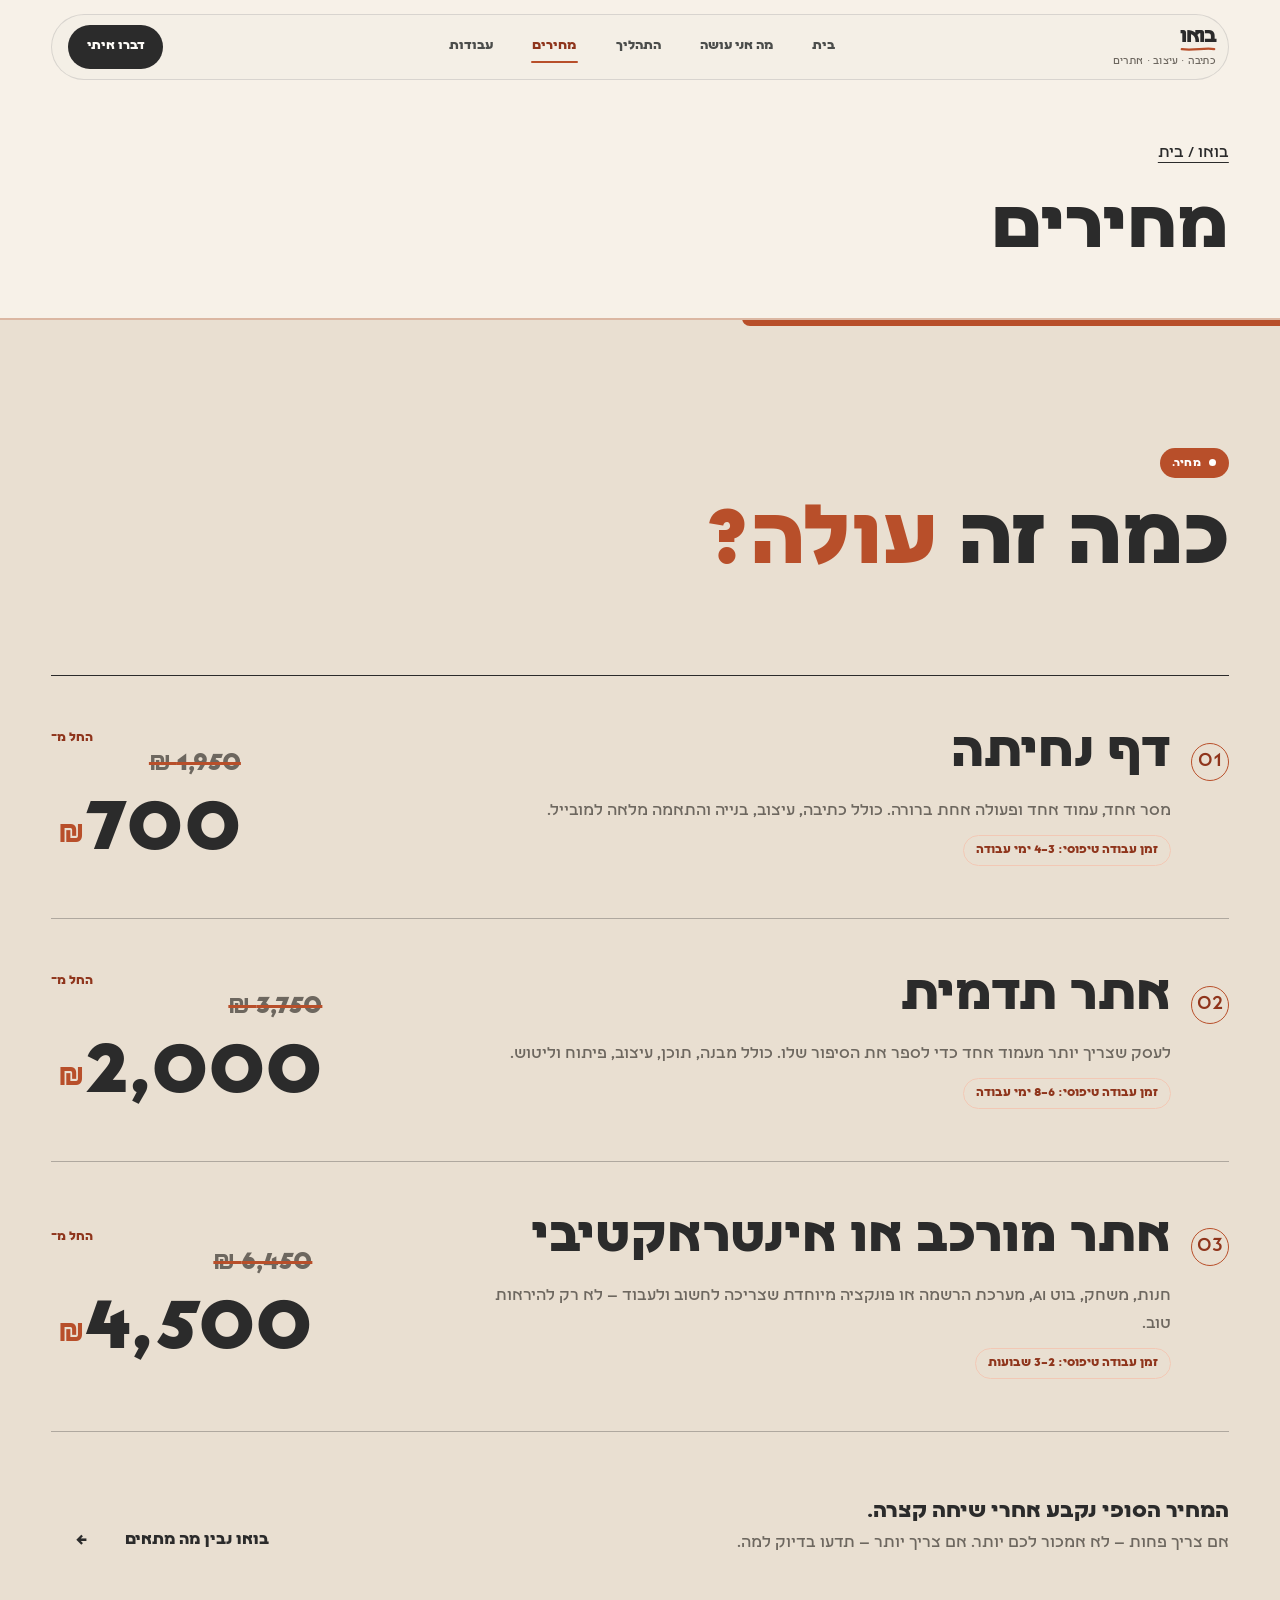
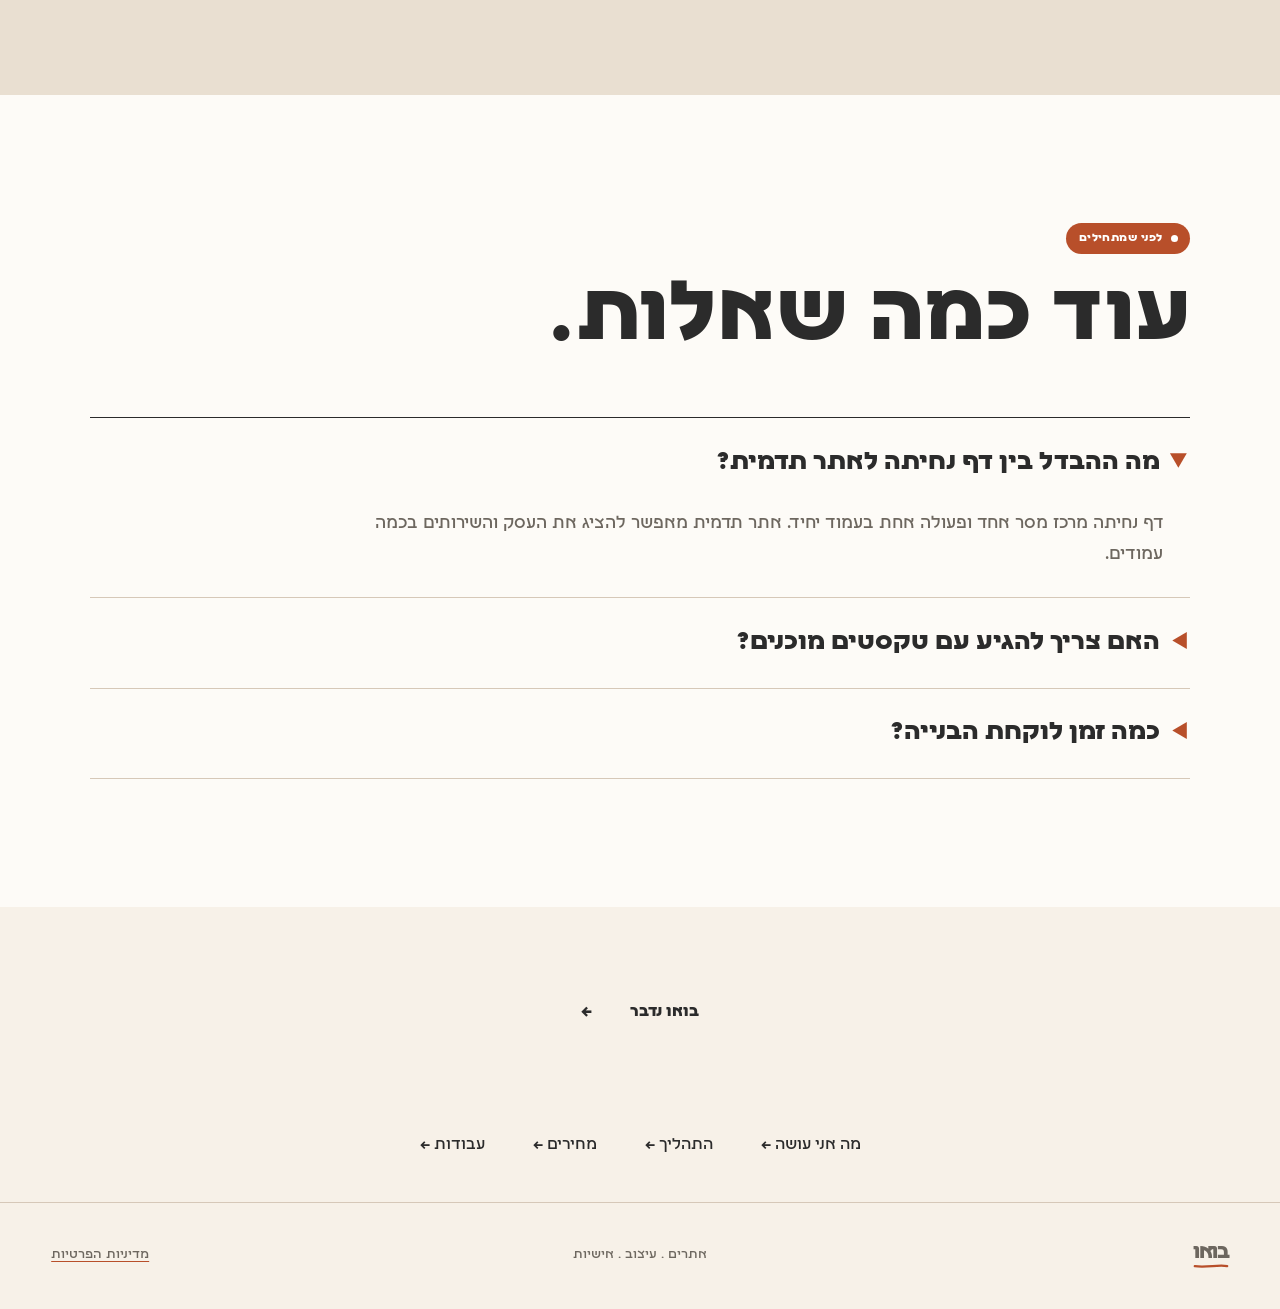
<file: pricing.html>
<!doctype html>
<html lang="he" dir="rtl">
<head>
  <meta charset="utf-8">
  <!-- Google Analytics: boau.click -->
  <script async src="https://www.googletagmanager.com/gtag/js?id=G-P3NSV9BE8Y"></script>
  <script>
    window.dataLayer = window.dataLayer || [];
    function gtag(){dataLayer.push(arguments);}
    gtag('js', new Date());
    gtag('config', 'G-P3NSV9BE8Y', {
      allow_google_signals: false,
      allow_ad_personalization_signals: false
    });
  </script>
  <meta name="viewport" content="width=device-width, initial-scale=1">
  <title>מחירי בניית אתרים ודפי נחיתה | בואו</title>
  <meta name="description" content="כמה עולה דף נחיתה או אתר תדמית? המסלולים של בואו, מה כלול בהם וזמני העבודה הטיפוסיים. המחיר הסופי נקבע לפי הפרויקט.">
  <meta name="robots" content="index,follow,max-image-preview:large,max-snippet:-1,max-video-preview:-1">
  <meta name="theme-color" content="#f7f1e8">
  <link rel="canonical" href="https://boau.click/pricing.html">
  <link rel="alternate" hreflang="he-IL" href="https://boau.click/pricing.html">
  <meta property="og:locale" content="he_IL">
  <meta property="og:type" content="website">
  <meta property="og:site_name" content="בּוֹאוּ">
  <meta property="og:title" content="מחירי בניית אתרים ודפי נחיתה | בואו">
  <meta property="og:description" content="כמה עולה דף נחיתה או אתר תדמית? המסלולים של בואו, מה כלול בהם וזמני העבודה הטיפוסיים. המחיר הסופי נקבע לפי הפרויקט.">
  <meta property="og:url" content="https://boau.click/pricing.html">
  <meta property="og:image" content="https://boau.click/assets/images/editorial/contact-workbench.png">
  <meta property="og:image:width" content="1774">
  <meta property="og:image:height" content="887">
  <meta property="og:image:alt" content="שולחן עבודה עם לפטופ, מחברת עריכה וכוס קפה">
  <meta name="twitter:card" content="summary_large_image">
  <meta name="twitter:title" content="מחירי בניית אתרים ודפי נחיתה | בואו">
  <meta name="twitter:description" content="כמה עולה דף נחיתה או אתר תדמית? המסלולים של בואו, מה כלול בהם וזמני העבודה הטיפוסיים. המחיר הסופי נקבע לפי הפרויקט.">
  <meta name="twitter:image" content="https://boau.click/assets/images/editorial/contact-workbench.png">
  <link rel="icon" type="image/png" sizes="512x512" href="favicon.png?v=20260724-2">
  <link rel="preload" href="assets/fonts/lehava-display-bold.woff2" as="font" type="font/woff2" crossorigin>
  <link rel="preload" href="assets/fonts/telaviv-modernistbold.woff2" as="font" type="font/woff2" crossorigin>
  <link rel="preload" href="assets/fonts/telaviv-modernistregular.woff2" as="font" type="font/woff2" crossorigin>
  <link rel="stylesheet" href="assets/css/fonts.css?v=20260909-6">
  <link rel="stylesheet" href="assets/css/styles.css?v=20260923-2">
  <script type="application/ld+json">
  {
    "@context": "https://schema.org",
    "@type": "ProfessionalService",
    "@id": "https://boau.click/#business",
    "name": "בּוֹאוּ",
    "url": "https://boau.click/pricing.html",
    "logo": "https://boau.click/favicon.png",
    "image": "https://boau.click/assets/images/editorial/contact-workbench.png",
    "description": "כתיבה, עיצוב ובניית אתרים ודפי נחיתה לעסקים. שילוב של כלי AI ועבודה אנושית על המילים, העיצוב והפרטים שמייחדים את העסק שלכם.",
    "telephone": "+972-54-846-1204",
    "areaServed": {
      "@type": "Country",
      "name": "ישראל"
    },
    "serviceType": [
      "בניית אתרים",
      "עיצוב אתרים",
      "כתיבה לאתרים",
      "בניית אתרים בעזרת AI"
    ]
  }
  </script>
  <link rel="stylesheet" href="assets/css/welcome.css?v=20260909-6">
  <link rel="stylesheet" href="assets/css/service-details.css?v=20260923-1">
  <link rel="stylesheet" href="assets/css/brand-underline.css?v=20260923-1">
</head>
<body class="inner-page">
  <a class="skip-link" href="#content">דלגו לתוכן</a>
  <header class="site-header" aria-label="כותרת האתר">
    <a class="brand" href="index.html" aria-label="בּוֹאוּ — חזרה להתחלה">
      <span class="brand-word">בואו<svg class="brand-underline" viewBox="0 0 60 10" aria-hidden="true" focusable="false"><path d="M57 5C43 2 22 8 3 5" pathLength="1"/></svg></span>
      <small>כתיבה · עיצוב · אתרים</small>
    </a>
    <nav aria-label="ניווט ראשי">
      <a href="index.html">בית</a>
      <a href="about.html">מה אני עושה</a>
      <a href="process.html">התהליך</a>
      <a class="is-active" aria-current="page" href="pricing.html">מחירים</a>
      <a href="projects.html">עבודות</a>
    </nav>
    <a class="header-cta" href="index.html#contact">דברו איתי</a>
  </header>

  <main id="content">
    <div class="inner-heading"><a href="index.html">בואו / בית</a><h1>מחירים</h1></div>
    <section class="pricing section" id="pricing" aria-labelledby="pricing-title">
      <div class="section-shell">
        <p class="section-number">מחיר.</p>
        <div class="pricing-heading">
          <h2 id="pricing-title">כמה זה <span>עולה?</span></h2>
        </div>

        <div class="pricing-list">
          <article class="pricing-row reveal" id="landing-page">
            <div class="pricing-name">
              <span>01</span>
              <h3>דף נחיתה</h3>
              <p>מסר אחד, עמוד אחד ופעולה אחת ברורה. כולל כתיבה, עיצוב, בנייה והתאמה מלאה למובייל.</p>
              <p class="pricing-time">זמן עבודה טיפוסי: 3–4 ימי עבודה</p>
            </div>
            <p class="pricing-price"><small>החל מ־</small><del>1,950 ₪</del><strong>700</strong><b>₪</b></p>
          </article>

          <article class="pricing-row reveal" id="business-site">
            <div class="pricing-name">
              <span>02</span>
              <h3>אתר תדמית</h3>
              <p>לעסק שצריך יותר מעמוד אחד כדי לספר את הסיפור שלו. כולל מבנה, תוכן, עיצוב, פיתוח וליטוש.</p>
              <p class="pricing-time">זמן עבודה טיפוסי: 6–8 ימי עבודה</p>
            </div>
            <p class="pricing-price"><small>החל מ־</small><del>3,750 ₪</del><strong>2,000</strong><b>₪</b></p>
          </article>

          <article class="pricing-row reveal" id="interactive-site">
            <div class="pricing-name">
              <span>03</span>
              <h3>אתר מורכב או אינטראקטיבי</h3>
              <p>חנות, משחק, בוט AI, מערכת הרשמה או פונקציה מיוחדת שצריכה לחשוב ולעבוד — לא רק להיראות טוב.</p>
              <p class="pricing-time">זמן עבודה טיפוסי: 2–3 שבועות</p>
            </div>
            <p class="pricing-price"><small>החל מ־</small><del>6,450 ₪</del><strong>4,500</strong><b>₪</b></p>
          </article>
        </div>

        <div class="pricing-bottom reveal">
          <p><strong>המחיר הסופי נקבע אחרי שיחה קצרה.</strong><br>אם צריך פחות — לא אמכור לכם יותר. אם צריך יותר — תדעו בדיוק למה.</p>
          <a class="button" href="index.html#contact">בואו נבין מה מתאים <span aria-hidden="true">←</span></a>
        </div>
      </div>
    </section>
    <section class="pricing-faq section" id="pricing-faq" aria-labelledby="pricing-faq-title">
      <div class="section-shell">
        <p class="section-number">לפני שמתחילים</p>
        <h2 id="pricing-faq-title">עוד כמה שאלות.</h2>
        <div class="pricing-faq-list">
          <details open>
            <summary>מה ההבדל בין דף נחיתה לאתר תדמית?</summary>
            <p>דף נחיתה מרכז מסר אחד ופעולה אחת בעמוד יחיד. אתר תדמית מאפשר להציג את העסק והשירותים בכמה עמודים.</p>
          </details>
          <details>
            <summary>האם צריך להגיע עם טקסטים מוכנים?</summary>
            <p>אפשר להתחיל בשיחה על העסק, הלקוחות והמטרה. כתיבה ותוכן הם חלק מהעבודה, בהתאם למסלול ולהיקף שנקבע.</p>
          </details>
          <details>
            <summary>כמה זמן לוקחת הבנייה?</summary>
            <p>זמן העבודה הטיפוסי לדף נחיתה הוא 3–4 ימי עבודה, ולאתר תדמית — 6–8 ימי עבודה.</p>
          </details>
        </div>
      </div>
    </section>
    <div class="inner-cta"><a class="button" href="index.html#contact">בואו נדבר <span aria-hidden="true">←</span></a></div>
  </main>
  <nav class="page-links" aria-label="עוד באתר"><a href="about.html">מה אני עושה <span aria-hidden="true">←</span></a><a href="process.html">התהליך <span aria-hidden="true">←</span></a><a href="pricing.html">מחירים <span aria-hidden="true">←</span></a><a href="projects.html">עבודות <span aria-hidden="true">←</span></a></nav>
<footer class="site-footer"><a class="brand footer-brand" href="index.html" aria-label="בּוֹאוּ — חזרה להתחלה"><span class="brand-word">בואו<svg class="brand-underline" viewBox="0 0 60 10" aria-hidden="true" focusable="false"><path d="M57 5C43 2 22 8 3 5" pathLength="1"/></svg></span></a><p>אתרים . עיצוב . אישיות</p><a href="privacy.html">מדיניות הפרטיות</a></footer>
  <script src="assets/js/main.js?v=20260909"></script>
</body>
</html>
</file>
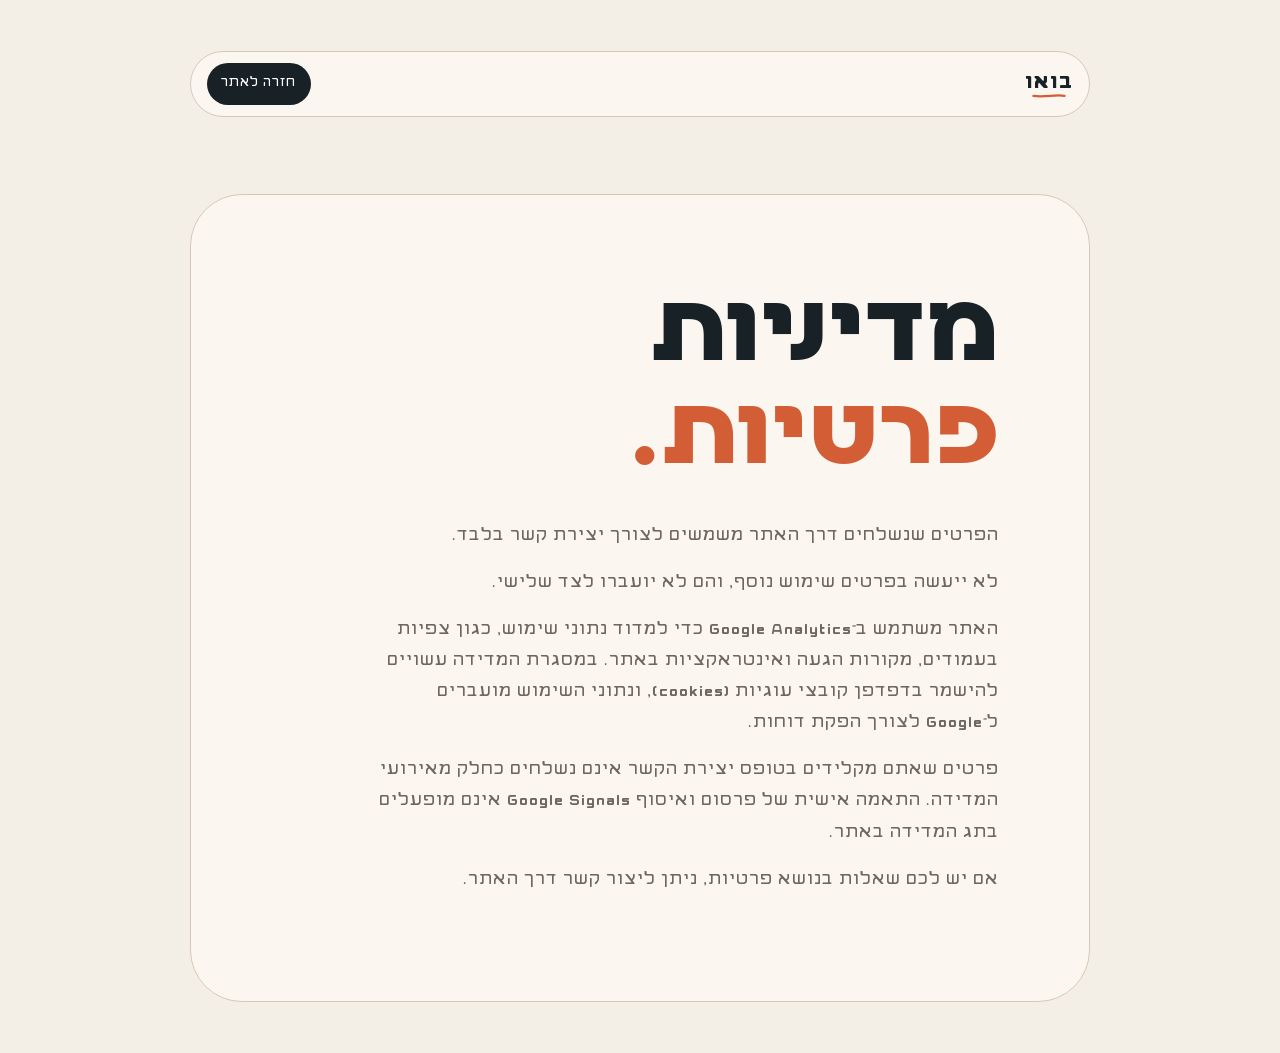
<file: privacy.html>
<!doctype html>
<html lang="he" dir="rtl">
<head>
  <meta charset="utf-8">
  <!-- Google Analytics: boau.click -->
  <script async src="https://www.googletagmanager.com/gtag/js?id=G-P3NSV9BE8Y"></script>
  <script>
    window.dataLayer = window.dataLayer || [];
    function gtag(){dataLayer.push(arguments);}
    gtag('js', new Date());
    gtag('config', 'G-P3NSV9BE8Y', {
      allow_google_signals: false,
      allow_ad_personalization_signals: false
    });
  </script>
  <meta name="viewport" content="width=device-width, initial-scale=1">
  <title>מדיניות פרטיות — בּוֹאוּ</title>
  <meta name="description" content="מדיניות הפרטיות של אתר בּוֹאוּ והאופן שבו נעשה שימוש בפרטים שנשלחים דרך האתר.">
  <meta name="robots" content="noindex,follow">
  <link rel="canonical" href="https://boau.click/privacy.html">
  <link rel="icon" type="image/png" href="favicon.png">
  <link rel="preload" href="assets/fonts/telaviv-modernistregular.woff2" as="font" type="font/woff2" crossorigin>
  <link rel="preload" href="assets/fonts/telaviv-modernistbold.woff2" as="font" type="font/woff2" crossorigin>
  <link rel="stylesheet" href="assets/css/fonts.css?v=20260909-6">
  <style>
    :root{--paper:#f4efe6;--soft:#fbf7f0;--ink:#182126;--muted:#6d675f;--coral:#d35e35;--line:#d6c8b8}
    *{box-sizing:border-box}html{background:var(--paper)}body{min-width:320px;margin:0;padding:clamp(1rem,4vw,4rem);color:var(--ink);background:var(--paper);font-family:"Yossi","Heebo",Arial,sans-serif;line-height:1.85}
    a{color:inherit}.shell{width:min(100%,900px);margin:auto}.header{display:flex;align-items:center;justify-content:space-between;margin-bottom:clamp(2rem,6vw,5rem);padding:.7rem 1rem;border:1px solid var(--line);border-radius:999px;background:var(--soft)}
    .brand{font-size:1.2rem;font-weight:800;text-decoration:none}.back{padding:.55rem .9rem;border-radius:999px;color:white;background:var(--ink);font-size:.8rem;text-decoration:none}
    main{padding:clamp(2rem,7vw,6rem);border:1px solid var(--line);border-radius:clamp(28px,5vw,52px);background:var(--soft)}h1{margin:0 0 2rem;font-family:"Tel Aviv Modernist",Arial,sans-serif;font-size:clamp(3rem,8vw,6.5rem);font-weight:700;line-height:1}.accent{color:var(--coral)}p{max-width:620px;margin:0 0 1rem;color:var(--muted);font-size:1.05rem}
    a:focus-visible{outline:3px solid var(--coral);outline-offset:4px}@media(max-width:560px){.header{padding:.6rem}.back{font-size:.72rem}main{padding:2rem 1.25rem}}
  </style>
  <link rel="stylesheet" href="assets/css/brand-underline.css?v=20260923-1">
</head>
<body>
  <div class="shell">
    <header class="header"><a class="brand" href="index.html" aria-label="בּוֹאוּ — חזרה לאתר"><span class="brand-word">בואו<svg class="brand-underline" viewBox="0 0 60 10" aria-hidden="true" focusable="false"><path d="M57 5C43 2 22 8 3 5" pathLength="1"/></svg></span></a><a class="back" href="index.html">חזרה לאתר</a></header>
    <main>
      <h1>מדיניות <span class="accent">פרטיות.</span></h1>
      <p>הפרטים שנשלחים דרך האתר משמשים לצורך יצירת קשר בלבד.</p>
      <p>לא ייעשה בפרטים שימוש נוסף, והם לא יועברו לצד שלישי.</p>
      <p>האתר משתמש ב־Google Analytics כדי למדוד נתוני שימוש, כגון צפיות בעמודים, מקורות הגעה ואינטראקציות באתר. במסגרת המדידה עשויים להישמר בדפדפן קובצי עוגיות (cookies), ונתוני השימוש מועברים ל־Google לצורך הפקת דוחות.</p>
      <p>פרטים שאתם מקלידים בטופס יצירת הקשר אינם נשלחים כחלק מאירועי המדידה. התאמה אישית של פרסום ואיסוף Google Signals אינם מופעלים בתג המדידה באתר.</p>
      <p>אם יש לכם שאלות בנושא פרטיות, ניתן ליצור קשר דרך האתר.</p>
    </main>
  </div>
</body>
</html>
</file>
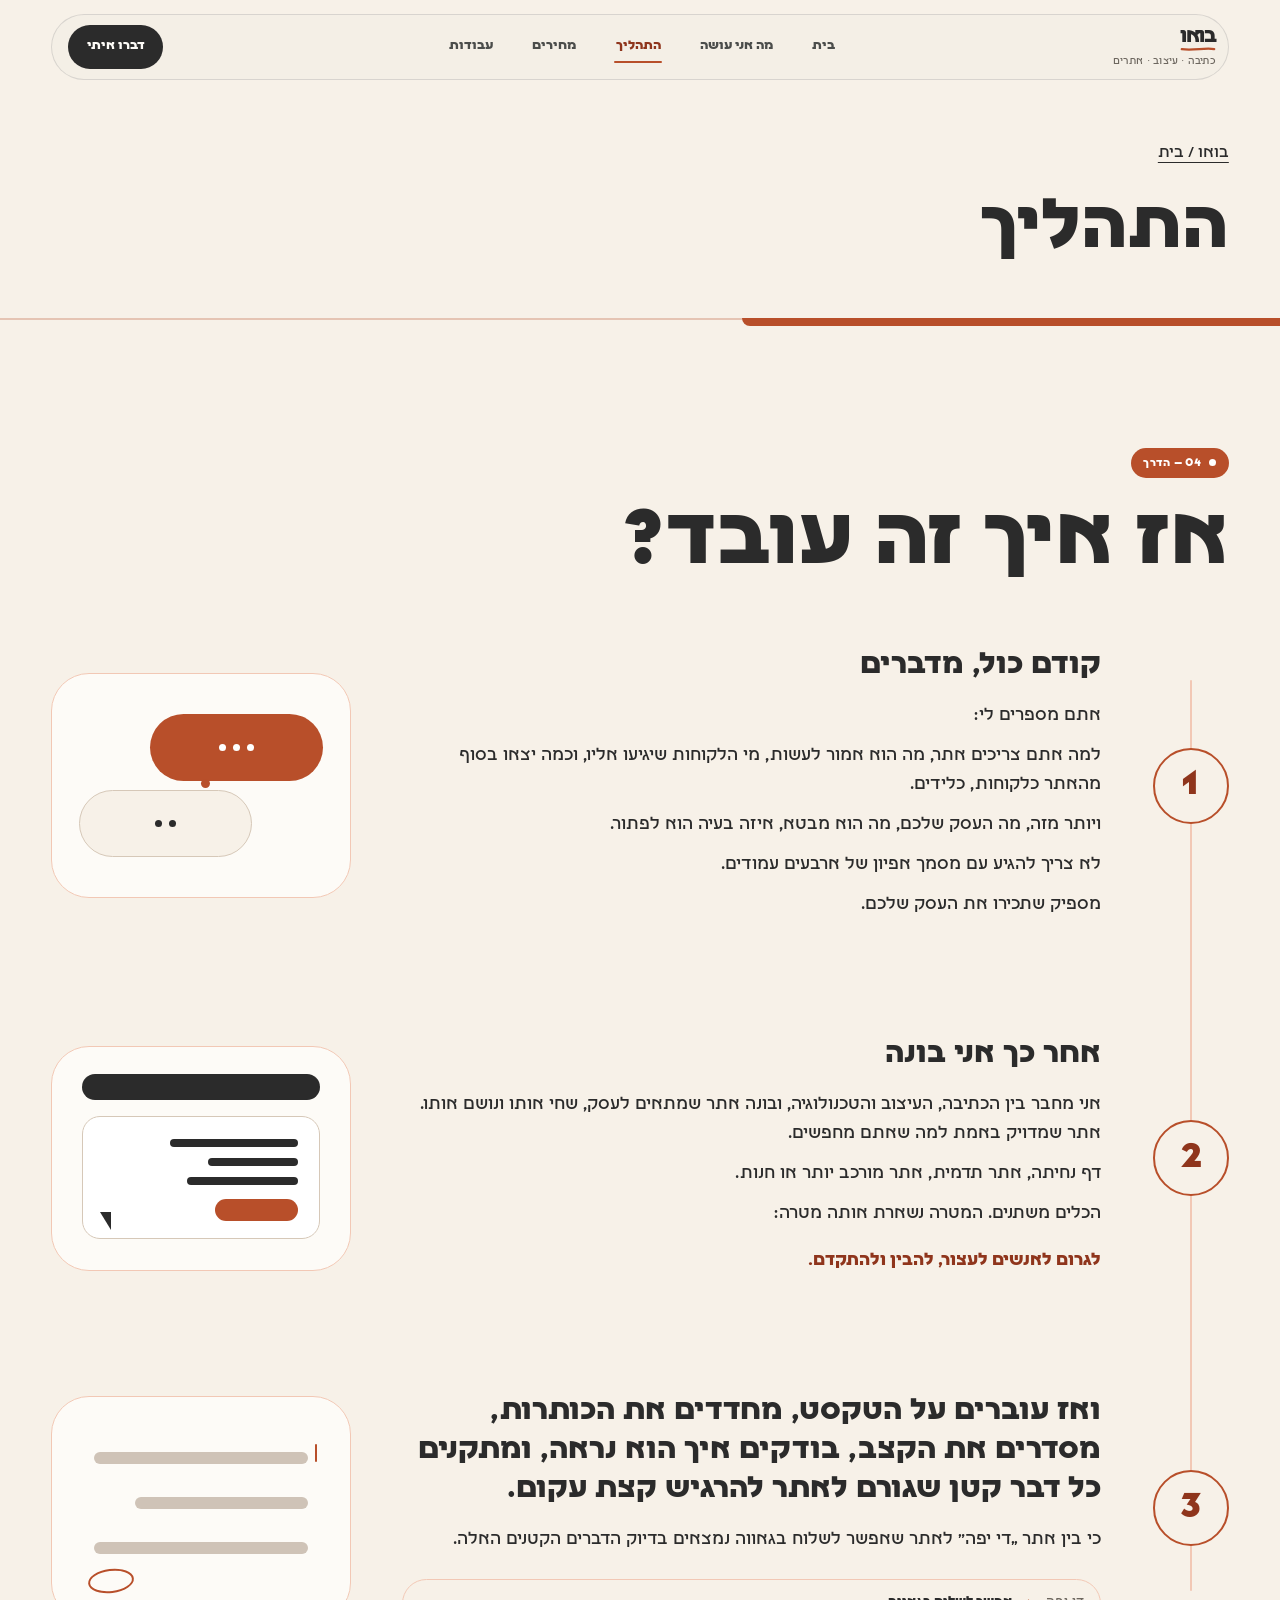
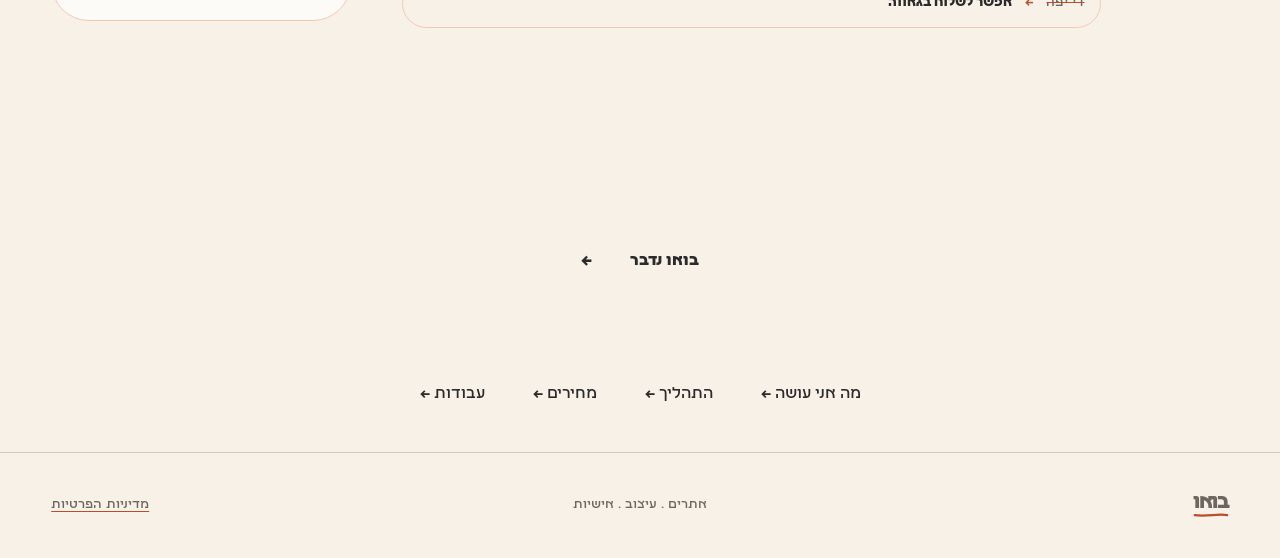
<file: process.html>
<!doctype html>
<html lang="he" dir="rtl">
<head>
  <meta charset="utf-8">
  <!-- Google Analytics: boau.click -->
  <script async src="https://www.googletagmanager.com/gtag/js?id=G-P3NSV9BE8Y"></script>
  <script>
    window.dataLayer = window.dataLayer || [];
    function gtag(){dataLayer.push(arguments);}
    gtag('js', new Date());
    gtag('config', 'G-P3NSV9BE8Y', {
      allow_google_signals: false,
      allow_ad_personalization_signals: false
    });
  </script>
  <meta name="viewport" content="width=device-width, initial-scale=1">
  <title>תהליך בניית אתר — מהרעיון לאתר מוכן | בואו</title>
  <meta name="description" content="איך בונים אתר לעסק? מתחילים בשיחה על העסק והלקוחות, ממשיכים לכתיבה, עיצוב ובנייה, ועוברים יחד על הפרטים.">
  <meta name="robots" content="index,follow,max-image-preview:large,max-snippet:-1,max-video-preview:-1">
  <meta name="theme-color" content="#f7f1e8">
  <link rel="canonical" href="https://boau.click/process.html">
  <link rel="alternate" hreflang="he-IL" href="https://boau.click/process.html">
  <meta property="og:locale" content="he_IL">
  <meta property="og:type" content="website">
  <meta property="og:site_name" content="בּוֹאוּ">
  <meta property="og:title" content="תהליך בניית אתר — מהרעיון לאתר מוכן | בואו">
  <meta property="og:description" content="איך בונים אתר לעסק? מתחילים בשיחה על העסק והלקוחות, ממשיכים לכתיבה, עיצוב ובנייה, ועוברים יחד על הפרטים.">
  <meta property="og:url" content="https://boau.click/process.html">
  <meta property="og:image" content="https://boau.click/assets/images/editorial/contact-workbench.png">
  <meta property="og:image:width" content="1774">
  <meta property="og:image:height" content="887">
  <meta property="og:image:alt" content="שולחן עבודה עם לפטופ, מחברת עריכה וכוס קפה">
  <meta name="twitter:card" content="summary_large_image">
  <meta name="twitter:title" content="תהליך בניית אתר — מהרעיון לאתר מוכן | בואו">
  <meta name="twitter:description" content="איך בונים אתר לעסק? מתחילים בשיחה על העסק והלקוחות, ממשיכים לכתיבה, עיצוב ובנייה, ועוברים יחד על הפרטים.">
  <meta name="twitter:image" content="https://boau.click/assets/images/editorial/contact-workbench.png">
  <link rel="icon" type="image/png" sizes="512x512" href="favicon.png?v=20260724-2">
  <link rel="preload" href="assets/fonts/lehava-display-bold.woff2" as="font" type="font/woff2" crossorigin>
  <link rel="preload" href="assets/fonts/telaviv-modernistbold.woff2" as="font" type="font/woff2" crossorigin>
  <link rel="preload" href="assets/fonts/telaviv-modernistregular.woff2" as="font" type="font/woff2" crossorigin>
  <link rel="stylesheet" href="assets/css/fonts.css?v=20260909-6">
  <link rel="stylesheet" href="assets/css/styles.css?v=20260923-2">
  <script type="application/ld+json">
  {
    "@context": "https://schema.org",
    "@type": "ProfessionalService",
    "@id": "https://boau.click/#business",
    "name": "בּוֹאוּ",
    "url": "https://boau.click/process.html",
    "logo": "https://boau.click/favicon.png",
    "image": "https://boau.click/assets/images/editorial/contact-workbench.png",
    "description": "כתיבה, עיצוב ובניית אתרים ודפי נחיתה לעסקים. שילוב של כלי AI ועבודה אנושית על המילים, העיצוב והפרטים שמייחדים את העסק שלכם.",
    "telephone": "+972-54-846-1204",
    "areaServed": {
      "@type": "Country",
      "name": "ישראל"
    },
    "serviceType": [
      "בניית אתרים",
      "עיצוב אתרים",
      "כתיבה לאתרים",
      "בניית אתרים בעזרת AI"
    ]
  }
  </script>
  <link rel="stylesheet" href="assets/css/welcome.css?v=20260909-6">
  <link rel="stylesheet" href="assets/css/brand-underline.css?v=20260923-1">
</head>
<body class="inner-page">
  <a class="skip-link" href="#content">דלגו לתוכן</a>
  <header class="site-header" aria-label="כותרת האתר">
    <a class="brand" href="index.html" aria-label="בּוֹאוּ — חזרה להתחלה">
      <span class="brand-word">בואו<svg class="brand-underline" viewBox="0 0 60 10" aria-hidden="true" focusable="false"><path d="M57 5C43 2 22 8 3 5" pathLength="1"/></svg></span>
      <small>כתיבה · עיצוב · אתרים</small>
    </a>
    <nav aria-label="ניווט ראשי">
      <a href="index.html">בית</a>
      <a href="about.html">מה אני עושה</a>
      <a class="is-active" aria-current="page" href="process.html">התהליך</a>
      <a href="pricing.html">מחירים</a>
      <a href="projects.html">עבודות</a>
    </nav>
    <a class="header-cta" href="index.html#contact">דברו איתי</a>
  </header>

  <main id="content">
    <div class="inner-heading"><a href="index.html">בואו / בית</a><h1>התהליך</h1></div>
    <section class="process section" id="process" aria-labelledby="process-title">
      <div class="section-shell">
        <p class="section-number">04 — הדרך</p>
        <h2 id="process-title">אז איך זה עובד?</h2>
        <div class="process-list">
          <article><b>1</b><div><h3>קודם כול, מדברים</h3><p>אתם מספרים לי:</p><p>למה אתם צריכים אתר, מה הוא אמור לעשות, מי הלקוחות שיגיעו אליו, וכמה יצאו בסוף מהאתר כלקוחות, כלידים.</p><p>ויותר מזה, מה העסק שלכם, מה הוא מבטא, איזה בעיה הוא לפתור.</p><p>לא צריך להגיע עם מסמך אפיון של ארבעים עמודים.</p><p>מספיק שתכירו את העסק שלכם.</p></div><div class="process-visual process-talk" aria-hidden="true"><span><i></i><i></i><i></i></span><span><i></i><i></i></span><em></em></div></article>
          <article><b>2</b><div><h3>אחר כך אני בונה</h3><p>אני מחבר בין הכתיבה, העיצוב והטכנולוגיה, ובונה אתר שמתאים לעסק, שחי אותו ונושם אותו. אתר שמדויק באמת למה שאתם מחפשים.</p><p>דף נחיתה, אתר תדמית, אתר מורכב יותר או חנות.</p><p>הכלים משתנים. המטרה נשארת אותה מטרה:</p><p class="process-punch">לגרום לאנשים לעצור, להבין ולהתקדם.</p></div><div class="process-visual process-build" aria-hidden="true"><span></span><div><i></i><i></i><i></i><b></b></div><em></em></div></article>
          <article><b>3</b><div><h3>ואז עוברים על הטקסט, מחדדים את הכותרות, מסדרים את הקצב, בודקים איך הוא נראה, ומתקנים כל דבר קטן שגורם לאתר להרגיש קצת עקום.</h3><p>כי בין אתר „די יפה” לאתר שאפשר לשלוח בגאווה נמצאים בדיוק הדברים הקטנים האלה.</p><div class="mini-diff"><del>די יפה</del><span aria-hidden="true">←</span><ins>אפשר לשלוח בגאווה</ins></div></div><div class="process-visual process-refine" aria-hidden="true"><span></span><span></span><span></span><i></i><em></em></div></article>
        </div>
      </div>
    </section>
    <div class="inner-cta"><a class="button" href="index.html#contact">בואו נדבר <span aria-hidden="true">←</span></a></div>
  </main>
  <nav class="page-links" aria-label="עוד באתר"><a href="about.html">מה אני עושה <span aria-hidden="true">←</span></a><a href="process.html">התהליך <span aria-hidden="true">←</span></a><a href="pricing.html">מחירים <span aria-hidden="true">←</span></a><a href="projects.html">עבודות <span aria-hidden="true">←</span></a></nav>
<footer class="site-footer"><a class="brand footer-brand" href="index.html" aria-label="בּוֹאוּ — חזרה להתחלה"><span class="brand-word">בואו<svg class="brand-underline" viewBox="0 0 60 10" aria-hidden="true" focusable="false"><path d="M57 5C43 2 22 8 3 5" pathLength="1"/></svg></span></a><p>אתרים . עיצוב . אישיות</p><a href="privacy.html">מדיניות הפרטיות</a></footer>
  <script src="assets/js/main.js?v=20260909"></script>
</body>
</html>
</file>
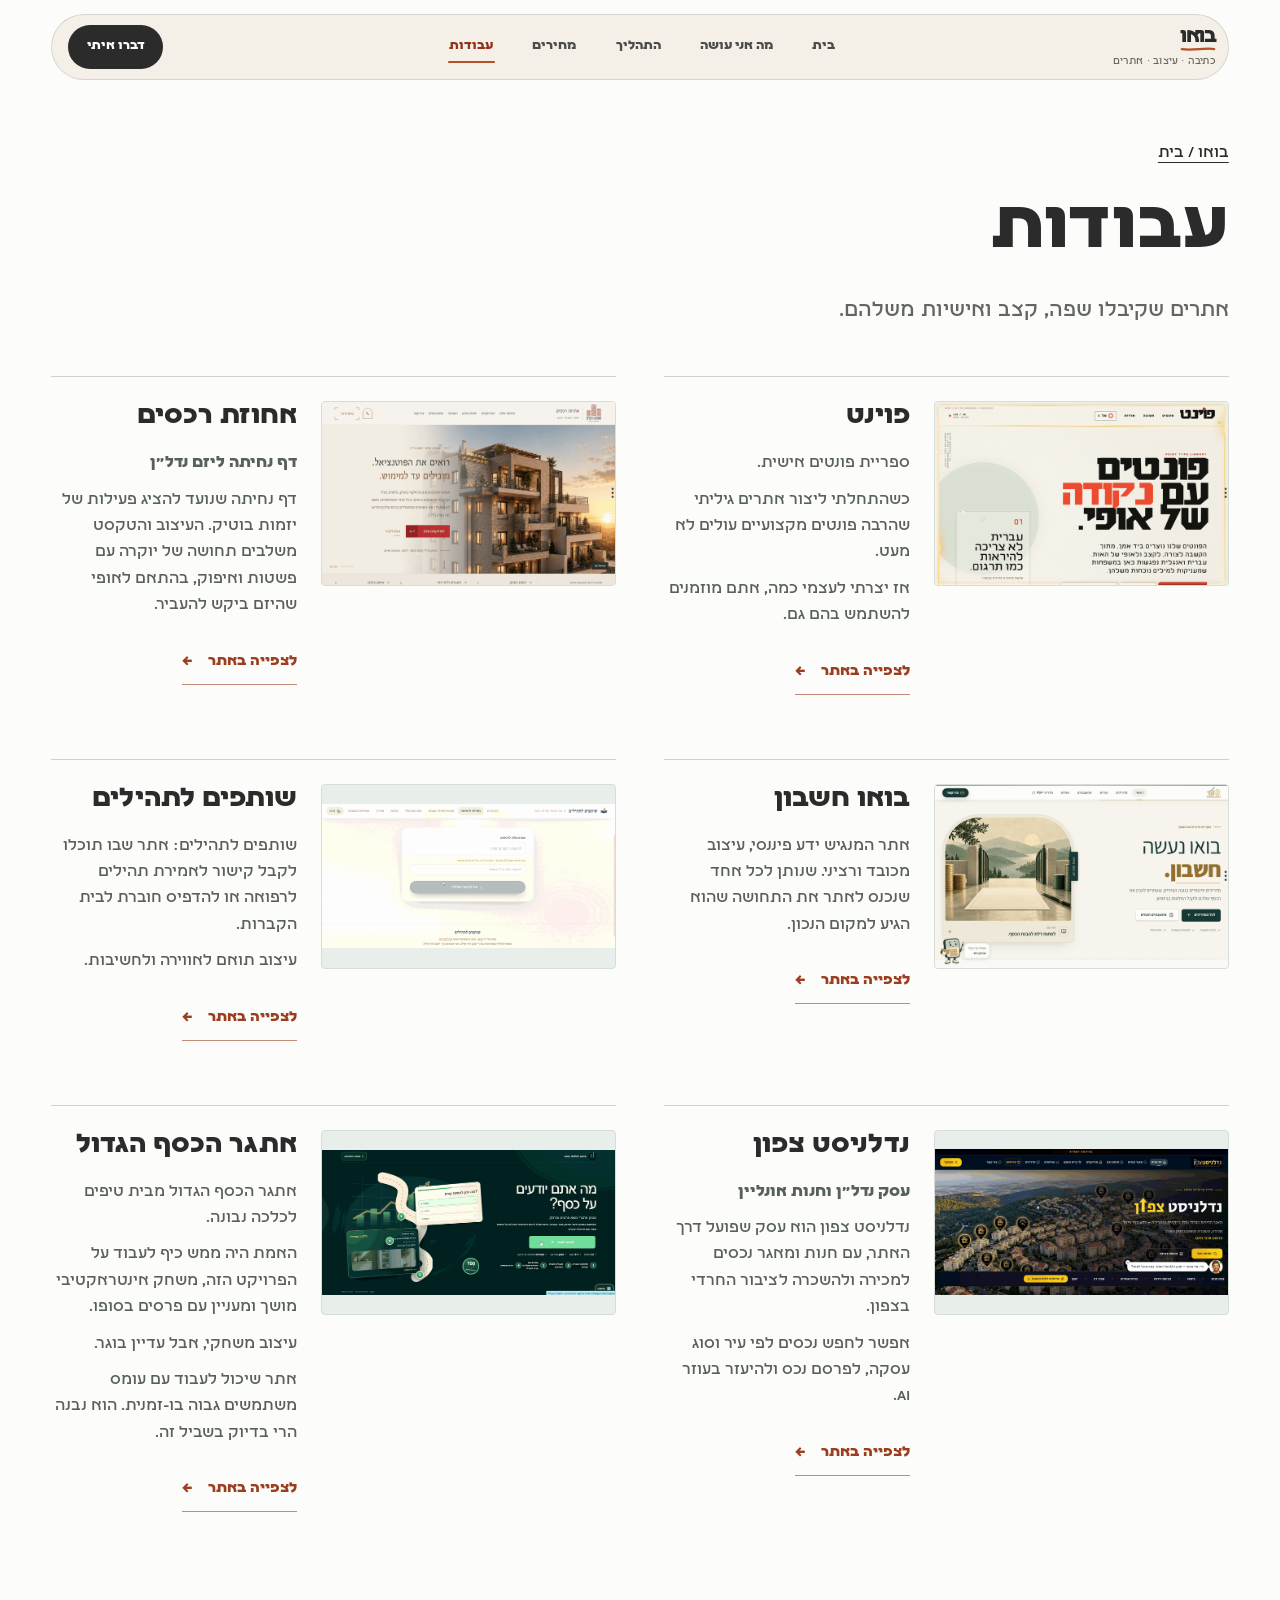
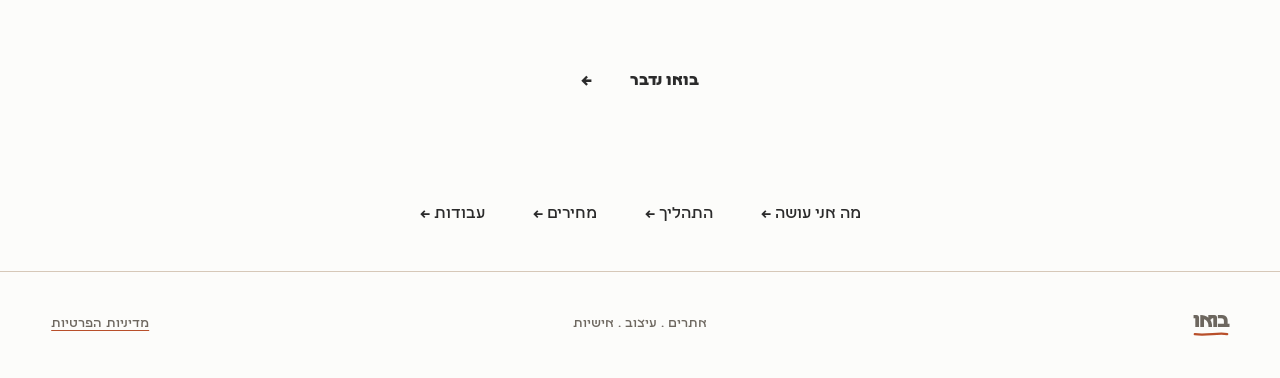
<file: projects.html>
<!doctype html>
<html lang="he" dir="rtl">
<head>
  <meta charset="utf-8">
  <!-- Google Analytics: boau.click -->
  <script async src="https://www.googletagmanager.com/gtag/js?id=G-P3NSV9BE8Y"></script>
  <script>
    window.dataLayer = window.dataLayer || [];
    function gtag(){dataLayer.push(arguments);}
    gtag('js', new Date());
    gtag('config', 'G-P3NSV9BE8Y', {
      allow_google_signals: false,
      allow_ad_personalization_signals: false
    });
  </script>
  <meta name="viewport" content="width=device-width, initial-scale=1">
  <title>תיק עבודות — אתרים ודפי נחיתה | בואו</title>
  <meta name="description" content="דפי נחיתה, אתרי תוכן ואתרים אינטראקטיביים שנבנו בבואו. דוגמאות לעיצוב, לכתיבה ולפתרונות שנבחרו לכל פרויקט.">
  <meta name="robots" content="index,follow,max-image-preview:large,max-snippet:-1,max-video-preview:-1">
  <meta name="theme-color" content="#f7f1e8">
  <link rel="canonical" href="https://boau.click/projects.html">
  <link rel="alternate" hreflang="he-IL" href="https://boau.click/projects.html">
  <meta property="og:locale" content="he_IL">
  <meta property="og:type" content="website">
  <meta property="og:site_name" content="בּוֹאוּ">
  <meta property="og:title" content="תיק עבודות — אתרים ודפי נחיתה | בואו">
  <meta property="og:description" content="דפי נחיתה, אתרי תוכן ואתרים אינטראקטיביים שנבנו בבואו. דוגמאות לעיצוב, לכתיבה ולפתרונות שנבחרו לכל פרויקט.">
  <meta property="og:url" content="https://boau.click/projects.html">
  <meta property="og:image" content="https://boau.click/assets/images/editorial/contact-workbench.png">
  <meta property="og:image:width" content="1774">
  <meta property="og:image:height" content="887">
  <meta property="og:image:alt" content="שולחן עבודה עם לפטופ, מחברת עריכה וכוס קפה">
  <meta name="twitter:card" content="summary_large_image">
  <meta name="twitter:title" content="תיק עבודות — אתרים ודפי נחיתה | בואו">
  <meta name="twitter:description" content="דפי נחיתה, אתרי תוכן ואתרים אינטראקטיביים שנבנו בבואו. דוגמאות לעיצוב, לכתיבה ולפתרונות שנבחרו לכל פרויקט.">
  <meta name="twitter:image" content="https://boau.click/assets/images/editorial/contact-workbench.png">
  <link rel="icon" type="image/png" sizes="512x512" href="favicon.png?v=20260724-2">
  <link rel="preload" href="assets/fonts/lehava-display-bold.woff2" as="font" type="font/woff2" crossorigin>
  <link rel="preload" href="assets/fonts/telaviv-modernistbold.woff2" as="font" type="font/woff2" crossorigin>
  <link rel="preload" href="assets/fonts/telaviv-modernistregular.woff2" as="font" type="font/woff2" crossorigin>
  <link rel="stylesheet" href="assets/css/fonts.css?v=20260909-6">
  <link rel="stylesheet" href="assets/css/styles.css?v=20260923-2">
  <script type="application/ld+json">
  {
    "@context": "https://schema.org",
    "@type": "ProfessionalService",
    "@id": "https://boau.click/#business",
    "name": "בּוֹאוּ",
    "url": "https://boau.click/projects.html",
    "logo": "https://boau.click/favicon.png",
    "image": "https://boau.click/assets/images/editorial/contact-workbench.png",
    "description": "כתיבה, עיצוב ובניית אתרים ודפי נחיתה לעסקים. שילוב של כלי AI ועבודה אנושית על המילים, העיצוב והפרטים שמייחדים את העסק שלכם.",
    "telephone": "+972-54-846-1204",
    "areaServed": {
      "@type": "Country",
      "name": "ישראל"
    },
    "serviceType": [
      "בניית אתרים",
      "עיצוב אתרים",
      "כתיבה לאתרים",
      "בניית אתרים בעזרת AI"
    ]
  }
  </script>
  <link rel="stylesheet" href="assets/css/welcome.css?v=20260909-6">
  <link rel="stylesheet" href="assets/css/portfolio.css?v=20260909-1">
  <link rel="stylesheet" href="assets/css/brand-underline.css?v=20260923-1">
</head>
<body class="inner-page portfolio-page">
  <a class="skip-link" href="#content">דלגו לתוכן</a>
  <header class="site-header" aria-label="כותרת האתר">
    <a class="brand" href="index.html" aria-label="בּוֹאוּ — חזרה להתחלה">
      <span class="brand-word">בואו<svg class="brand-underline" viewBox="0 0 60 10" aria-hidden="true" focusable="false"><path d="M57 5C43 2 22 8 3 5" pathLength="1"/></svg></span>
      <small>כתיבה · עיצוב · אתרים</small>
    </a>
    <nav aria-label="ניווט ראשי">
      <a href="index.html">בית</a>
      <a href="about.html">מה אני עושה</a>
      <a href="process.html">התהליך</a>
      <a href="pricing.html">מחירים</a>
      <a class="is-active" aria-current="page" href="projects.html">עבודות</a>
    </nav>
    <a class="header-cta" href="index.html#contact">דברו איתי</a>
  </header>

  <main id="content">
    <div class="inner-heading"><a href="index.html">בואו / בית</a><h1 id="projects-title">עבודות</h1><p class="portfolio-intro">אתרים שקיבלו שפה, קצב ואישיות משלהם.</p></div>
    <section class="portfolio" aria-labelledby="projects-title">
      <div class="portfolio-grid" id="portfolio-grid">
        <article class="portfolio-item" id="project-point">
          <a class="portfolio-media" href="https://mediumseagreen-goose-906772.hostingersite.com/" target="_blank" rel="noopener" aria-label="פוינט">
            <img src="assets/images/projects/point.gif" alt="פוינט" loading="eager" decoding="async">
          </a>
          <div class="portfolio-copy">
            <h2>פוינט</h2>
            <p>ספריית פונטים אישית.</p>
            <p>כשהתחלתי ליצור אתרים גיליתי שהרבה פונטים מקצועיים עולים לא מעט.</p>
            <p>אז יצרתי לעצמי כמה, אתם מוזמנים להשתמש בהם גם.</p>
            <a class="portfolio-visit" href="https://mediumseagreen-goose-906772.hostingersite.com/" target="_blank" rel="noopener" aria-label="לצפייה באתר פוינט">לצפייה באתר <span aria-hidden="true">←</span></a>
          </div>
        </article>
        <article class="portfolio-item" id="project-rechasim">
          <a class="portfolio-media" href="https://gardar.co.il/" target="_blank" rel="noopener" aria-label="אחוזת רכסים">
            <img src="assets/images/projects/rechasim.gif" alt="אחוזת רכסים" loading="eager" decoding="async">
          </a>
          <div class="portfolio-copy">
            <h2>אחוזת רכסים</h2>
            <p><strong>דף נחיתה ליזם נדל״ן</strong></p>
            <p>דף נחיתה שנועד להציג פעילות של יזמות בוטיק. העיצוב והטקסט משלבים תחושה של יוקרה עם פשטות ואיפוק, בהתאם לאופי שהיזם ביקש להעביר.</p>
            <a class="portfolio-visit" href="https://gardar.co.il/" target="_blank" rel="noopener" aria-label="לצפייה באתר אחוזת רכסים">לצפייה באתר <span aria-hidden="true">←</span></a>
          </div>
        </article>
        <article class="portfolio-item" id="project-boau-account">
          <a class="portfolio-media" href="https://xn--4dbbbobbm0ete.com/" target="_blank" rel="noopener" aria-label="בואו חשבון">
            <img src="assets/images/projects/boau-account-new.gif" alt="בואו חשבון" loading="lazy" decoding="async">
          </a>
          <div class="portfolio-copy">
            <h2>בואו חשבון</h2>
            <p>אתר המנגיש ידע פיננסי, עיצוב מכובד ורציני. שנותן לכל אחד שנכנס לאתר את התחושה שהוא הגיע למקום הנכון.</p>
            <a class="portfolio-visit" href="https://xn--4dbbbobbm0ete.com/" target="_blank" rel="noopener" aria-label="לצפייה באתר בואו חשבון">לצפייה באתר <span aria-hidden="true">←</span></a>
          </div>
        </article>
        <article class="portfolio-item" id="project-tehilim">
          <a class="portfolio-media" href="https://tahilim.netlify.app/" target="_blank" rel="noopener" aria-label="שותפים לתהילים">
            <img src="assets/images/projects/tehilim-web.gif" alt="שותפים לתהילים" loading="lazy" decoding="async">
          </a>
          <div class="portfolio-copy">
            <h2>שותפים לתהילים</h2>
            <p>שותפים לתהילים: אתר שבו תוכלו לקבל קישור לאמירת תהילים לרפואה או להדפיס חוברת לבית הקברות.</p>
            <p>עיצוב תואם לאווירה ולחשיבות.</p>
            <a class="portfolio-visit" href="https://tahilim.netlify.app/" target="_blank" rel="noopener" aria-label="לצפייה באתר שותפים לתהילים">לצפייה באתר <span aria-hidden="true">←</span></a>
          </div>
        </article>
        <article class="portfolio-item" id="project-nadlanist">
          <a class="portfolio-media" href="https://nadlanistzafon.co.il/" target="_blank" rel="noopener" aria-label="נדלניסט צפון">
            <img src="assets/images/projects/nadlanist-north-web.gif" alt="נדלניסט צפון" loading="lazy" decoding="async">
          </a>
          <div class="portfolio-copy">
            <h2>נדלניסט צפון</h2>
            <p><strong>עסק נדל״ן וחנות אונליין</strong></p>
            <p>נדלניסט צפון הוא עסק שפועל דרך האתר, עם חנות ומאגר נכסים למכירה ולהשכרה לציבור החרדי בצפון.</p>
            <p>אפשר לחפש נכסים לפי עיר וסוג עסקה, לפרסם נכס ולהיעזר בעוזר AI.</p>
            <a class="portfolio-visit" href="https://nadlanistzafon.co.il/" target="_blank" rel="noopener" aria-label="לצפייה באתר נדלניסט צפון">לצפייה באתר <span aria-hidden="true">←</span></a>
          </div>
        </article>
        <article class="portfolio-item" id="project-money-challenge">
          <a class="portfolio-media" href="https://tipim-economic-game.huxh.chatgpt.site/" target="_blank" rel="noopener" aria-label="אתגר הכסף הגדול">
            <img src="assets/images/projects/money-challenge-web.gif" alt="אתגר הכסף הגדול" loading="lazy" decoding="async">
          </a>
          <div class="portfolio-copy">
            <h2>אתגר הכסף הגדול</h2>
            <p>אתגר הכסף הגדול מבית טיפים לכלכה נבונה.</p>
            <p>האמת היה ממש כיף לעבוד על הפרויקט הזה, משחק אינטראקטיבי מושך ומעניין עם פרסים בסופו.</p>
            <p>עיצוב משחקי, אבל עדיין בוגר.</p>
            <p>אתר שיכול לעבוד עם עומס משתמשים גבוה בו-זמנית. הוא נבנה הרי בדיוק בשביל זה.</p>
            <a class="portfolio-visit" href="https://tipim-economic-game.huxh.chatgpt.site/" target="_blank" rel="noopener" aria-label="לצפייה באתר אתגר הכסף הגדול">לצפייה באתר <span aria-hidden="true">←</span></a>
          </div>
        </article>
      </div>
    </section>
    <div class="inner-cta"><a class="button" href="index.html#contact">בואו נדבר <span aria-hidden="true">←</span></a></div>
  </main>
  <nav class="page-links" aria-label="עוד באתר"><a href="about.html">מה אני עושה <span aria-hidden="true">←</span></a><a href="process.html">התהליך <span aria-hidden="true">←</span></a><a href="pricing.html">מחירים <span aria-hidden="true">←</span></a><a href="projects.html">עבודות <span aria-hidden="true">←</span></a></nav>
<footer class="site-footer"><a class="brand footer-brand" href="index.html" aria-label="בּוֹאוּ — חזרה להתחלה"><span class="brand-word">בואו<svg class="brand-underline" viewBox="0 0 60 10" aria-hidden="true" focusable="false"><path d="M57 5C43 2 22 8 3 5" pathLength="1"/></svg></span></a><p>אתרים . עיצוב . אישיות</p><a href="privacy.html">מדיניות הפרטיות</a></footer>
  <script src="assets/js/main.js?v=20260909"></script>
</body>
</html>
</file>
<file: assets/css/fonts.css>
@font-face {
  font-family: "Lehava Display";
  font-style: normal;
  font-weight: 700;
  font-display: swap;
  src: url("../fonts/lehava-display-bold.woff2") format("woff2");
}

@font-face {
  font-family: "Masila";
  font-style: normal;
  font-weight: 300;
  font-display: swap;
  src: url("../fonts/masila-light.woff2") format("woff2");
}

@font-face {
  font-family: "Masila";
  font-style: normal;
  font-weight: 400;
  font-display: swap;
  src: url("../fonts/masila-regular.woff2") format("woff2");
}

@font-face {
  font-family: "Masila";
  font-style: normal;
  font-weight: 500;
  font-display: swap;
  src: url("../fonts/masila-medium.woff2") format("woff2");
}

@font-face {
  font-family: "Masila";
  font-style: normal;
  font-weight: 700;
  font-display: swap;
  src: url("../fonts/masila-bold.woff2") format("woff2");
}

@font-face {
  font-family: "Yossi";
  font-style: normal;
  font-weight: 400 700;
  font-display: swap;
  src: url("../fonts/yossi-variable.woff2") format("woff2-variations");
}

@font-face {
  font-family: "Heebo";
  font-style: normal;
  font-weight: 400 900;
  font-display: swap;
  src: url("../fonts/heebo-hebrew.woff2") format("woff2");
  unicode-range: U+0307-0308, U+0590-05FF, U+200C-2010, U+20AA, U+25CC, U+FB1D-FB4F;
}

@font-face {
  font-family: "Heebo";
  font-style: normal;
  font-weight: 400 900;
  font-display: swap;
  src: url("../fonts/heebo-latin.woff2") format("woff2");
  unicode-range: U+0000-00FF, U+0131, U+0152-0153, U+02BB-02BC, U+02C6, U+02DA, U+02DC, U+0304, U+0308, U+0329, U+2000-206F, U+20AC, U+2122, U+2191, U+2193, U+2212, U+2215, U+FEFF, U+FFFD;
}

@font-face {
  font-family: "Karantina";
  font-style: normal;
  font-weight: 400;
  font-display: swap;
  src: url("../fonts/karantina-400-hebrew.woff2") format("woff2");
  unicode-range: U+0307-0308, U+0590-05FF, U+200C-2010, U+20AA, U+25CC, U+FB1D-FB4F;
}

@font-face {
  font-family: "Karantina";
  font-style: normal;
  font-weight: 400;
  font-display: swap;
  src: url("../fonts/karantina-400-latin.woff2") format("woff2");
  unicode-range: U+0000-00FF, U+0131, U+0152-0153, U+02BB-02BC, U+02C6, U+02DA, U+02DC, U+0304, U+0308, U+0329, U+2000-206F, U+20AC, U+2122, U+2191, U+2193, U+2212, U+2215, U+FEFF, U+FFFD;
}

@font-face {
  font-family: "Karantina";
  font-style: normal;
  font-weight: 700;
  font-display: swap;
  src: url("../fonts/karantina-700-hebrew.woff2") format("woff2");
  unicode-range: U+0307-0308, U+0590-05FF, U+200C-2010, U+20AA, U+25CC, U+FB1D-FB4F;
}

@font-face {
  font-family: "Karantina";
  font-style: normal;
  font-weight: 700;
  font-display: swap;
  src: url("../fonts/karantina-700-latin.woff2") format("woff2");
  unicode-range: U+0000-00FF, U+0131, U+0152-0153, U+02BB-02BC, U+02C6, U+02DA, U+02DC, U+0304, U+0308, U+0329, U+2000-206F, U+20AC, U+2122, U+2191, U+2193, U+2212, U+2215, U+FEFF, U+FFFD;
}
@font-face {
  font-family: "Tel Aviv Modernist";
  font-style: normal;
  font-weight: 400;
  font-display: swap;
  src: url("../fonts/telaviv-modernistregular.woff2") format("woff2");
}
@font-face {
  font-family: "Tel Aviv Modernist";
  font-style: normal;
  font-weight: 700;
  font-display: swap;
  src: url("../fonts/telaviv-modernistbold.woff2") format("woff2");
}
</file>
<file: assets/css/styles.css>
:root {
  --paper: #f7f1e8;
  --paper-deep: #e9dfd1;
  --paper-soft: #fdfbf7;
  --ink: #2b2b2b;
  --muted: #6d675f;
  --coral: #b84f2a;
  --coral-dark: #8f351c;
  --coral-soft: #f2c8b5;
  --gold: #e8d28d;
  --dark: #172124;
  --line: #d6c8b8;
  --sage: #839078;
  --radius-sm: 16px;
  --radius-md: 24px;
  --radius-lg: 38px;
  --radius-xl: 56px;
  --gutter: clamp(1rem, 4vw, 4.5rem);
  --max: 1320px;
}

*, *::before, *::after { box-sizing: border-box; }
html { max-width: 100%; overflow-x: hidden; scroll-behavior: smooth; background: var(--paper); }
body { margin: 0; min-width: 320px; overflow-x: hidden; color: var(--ink); background: var(--paper); font-family: "Tel Aviv Modernist", Arial, sans-serif; line-height: 1.65; }
body::before { content: ""; position: fixed; z-index: -1; inset: 0; pointer-events: none; opacity: .16; background-image: url("data:image/svg+xml,%3Csvg xmlns='http://www.w3.org/2000/svg' width='180' height='180' viewBox='0 0 180 180'%3E%3Cfilter id='n'%3E%3CfeTurbulence type='fractalNoise' baseFrequency='.75' numOctaves='2' stitchTiles='stitch'/%3E%3C/filter%3E%3Crect width='100%25' height='100%25' filter='url(%23n)' opacity='.16'/%3E%3C/svg%3E"); }
img { display: block; max-width: 100%; }
a { color: inherit; text-decoration: none; }
button, input, textarea { font: inherit; }
p, h1, h2, h3, figure { margin-top: 0; }
::selection { color: var(--ink); background: var(--gold); }

.skip-link { position: fixed; z-index: 200; top: 12px; left: 12px; padding: .75rem 1.15rem; border-radius: 999px; color: var(--paper); background: var(--ink); transform: translateY(-180%); }
.skip-link:focus { transform: none; }
a:focus-visible, button:focus-visible, input:focus-visible, textarea:focus-visible { outline: 3px solid var(--coral); outline-offset: 4px; }

.site-intro {
  position: relative;
  z-index: 5;
  width: 100%;
  height: 100svh;
  color: var(--ink);
  background: var(--paper-soft);
}
.intro-stage {
  position: relative;
  z-index: 1;
  width: 100%;
  height: 100svh;
  overflow: hidden;
  background: var(--paper-soft);
  isolation: isolate;
}
.intro-final,
.intro-reveal,
.intro-intact,
.intro-tear {
  position: absolute;
  inset: 0;
}
.intro-final {
  z-index: 1;
  display: grid;
  place-items: center;
  opacity: 0;
  background: var(--paper-soft);
  transform: scale(.92);
  will-change: opacity, transform;
}
.intro-final-content {
  display: flex;
  flex-direction: column;
  align-items: center;
  width: min(94%, 1100px);
  text-align: center;
}
.intro-final-content > p {
  margin: 0 0 -.25rem;
  color: var(--coral);
  font-family: "Tel Aviv Modernist", Arial, sans-serif;
  font-size: clamp(2rem, 4vw, 3.5rem);
  font-weight: 700;
  line-height: 1;
}
.intro-final-content h1 {
  margin: 0;
  font-family: "Tel Aviv Modernist", Arial, sans-serif;
  font-size: clamp(4.5rem, 11vw, 10rem);
  font-weight: 700;
  line-height: .92;
  letter-spacing: -.015em;
}
.intro-changing-text {
  display: flex;
  align-items: center;
  justify-content: center;
  min-height: 1.25em;
  width: min(100%, 980px);
  margin-top: .65rem;
  padding-bottom: .18em;
  overflow: hidden;
  font-family: "Tel Aviv Modernist", Arial, sans-serif;
  font-size: clamp(1.8rem, 5vw, 4.4rem);
  font-weight: 700;
  line-height: 1.1;
}
.intro-type-cursor {
  display: inline-block;
  flex: 0 0 3px;
  width: 3px;
  height: .9em;
  margin-right: .13em;
  border-radius: 999px;
  background: var(--coral);
  animation: intro-cursor-blink .72s steps(1,end) infinite;
}
.intro-subline {
  margin: 1.4rem 0 0;
  color: var(--muted);
  font-size: clamp(.92rem, 1.4vw, 1.12rem);
}
.intro-cta {
  display: inline-flex;
  align-items: center;
  gap: 2rem;
  margin-top: 1.35rem;
  padding: .78rem 1.4rem;
  border-radius: 999px;
  color: white;
  background: var(--coral);
  font-size: .86rem;
  font-weight: 800;
  transition: background .2s ease, transform .2s ease;
}
.intro-cta:hover {
  background: var(--ink);
  transform: translateY(-3px);
}
.intro-cta span { animation: arrow-poke 1.25s ease-in-out infinite; }
.intro-final-content.is-editing .intro-changing-text {
  text-decoration: underline;
  text-decoration-color: rgba(184,79,42,.25);
  text-decoration-thickness: .08em;
  text-underline-offset: .18em;
}
.intro-reveal {
  z-index: 2;
  display: grid;
  place-items: center;
  opacity: 0;
  color: var(--paper-soft);
  background: var(--coral);
  transform: scale(.86);
  will-change: opacity, transform;
}
.intro-reveal-text {
  display: inline-flex;
  align-items: baseline;
  direction: rtl;
  font-family: "Tel Aviv Modernist", Arial, sans-serif;
  font-size: clamp(4rem, 12vw, 11rem);
  font-weight: 700;
  line-height: 1;
  letter-spacing: -.01em;
  text-shadow: 0 10px 26px rgba(75,24,12,.18);
}
.intro-reveal-text i {
  display: inline-block;
  width: .055em;
  height: .82em;
  margin-right: .09em;
  border-radius: 999px;
  background: currentColor;
  opacity: 0;
  transform: translateY(.05em);
}
.intro-reveal.is-visible .intro-reveal-text i {
  animation: intro-cursor-blink .82s steps(1,end) infinite;
}
.intro-intact {
  z-index: 4;
  display: grid;
  place-items: center;
  overflow: hidden;
  color: var(--ink);
  background: var(--paper-soft);
  font-family: "Tel Aviv Modernist", Arial, sans-serif;
  font-size: var(--intro-word-size, 160px);
  font-weight: 700;
  line-height: .72;
  white-space: nowrap;
  opacity: 1;
  transform: none;
  transform-origin: center;
  transition: opacity 80ms linear;
}
.intro-stage.is-tearing .intro-intact { opacity: 0; }
.intro-tear {
  z-index: 3;
  pointer-events: none;
  will-change: transform;
}
.intro-tear > div {
  position: absolute;
  inset: 0;
  display: grid;
  place-items: center;
  overflow: hidden;
  color: var(--ink);
  background: var(--paper-soft);
}
.intro-tear span {
  font-family: "Tel Aviv Modernist", Arial, sans-serif;
  font-size: var(--intro-word-size, 160px);
  font-weight: 700;
  line-height: .72;
  white-space: nowrap;
  transform: none;
}
.intro-tear-top > div { clip-path: polygon(0 0,100% 0,100% 40%,0 60%); }
.intro-tear-bottom > div { clip-path: polygon(0 60%,100% 40%,100% 100%,0 100%); }
.intro-stage.is-tearing .intro-tear-top {
  filter: drop-shadow(0 2px 0 var(--coral)) drop-shadow(0 15px 25px rgba(0,0,0,.08));
}
.intro-stage.is-tearing .intro-tear-bottom {
  filter: drop-shadow(0 -2px 0 var(--coral)) drop-shadow(0 -15px 25px rgba(0,0,0,.08));
}
.intro-scroll-hint {
  position: absolute;
  z-index: 8;
  bottom: 26px;
  left: 50%;
  display: flex;
  align-items: center;
  gap: .65rem;
  margin: 0;
  color: var(--muted);
  font-size: .83rem;
  transform: translateX(-50%);
  animation: intro-bounce 1.8s ease-in-out infinite;
  pointer-events: none;
}
.intro-scroll-hint span {
  display: grid;
  place-items: center;
  width: 30px;
  aspect-ratio: 1;
  border: 1px solid var(--line);
  border-radius: 50%;
  color: var(--coral-dark);
}
.intro-skip {
  position: absolute;
  z-index: 9;
  top: 6rem;
  left: 1.2rem;
  padding: .7rem 1rem;
  border: 1px solid rgba(24,33,38,.2);
  border-radius: 999px;
  color: var(--ink);
  background: rgba(251,247,240,.88);
  font-size: .76rem;
  font-weight: 700;
  cursor: pointer;
  transition: color .2s ease, background .2s ease, transform .2s ease;
}
.intro-skip:hover {
  color: white;
  background: var(--ink);
  transform: translateY(-2px);
}
body.hero-opening .site-header {
  opacity: 0;
  pointer-events: none;
}

@keyframes intro-cursor-blink {
  0%,46% { opacity: 1; }
  47%,100% { opacity: 0; }
}
@keyframes intro-bounce {
  0%,100% { transform: translate(-50%,0); }
  50% { transform: translate(-50%,8px); }
}

.site-header { position: fixed; z-index: 100; top: 14px; right: var(--gutter); left: var(--gutter); display: grid; grid-template-columns: minmax(190px, .7fr) auto minmax(120px, .7fr); align-items: center; gap: 2rem; width: min(calc(100% - var(--gutter) * 2), var(--max)); min-height: 66px; margin-inline: auto; padding: .6rem .75rem .6rem 1rem; border: 1px solid rgba(24, 33, 38, .13); border-radius: 999px; background: rgba(244, 239, 230, .96); transition: transform .35s ease, background .25s ease, opacity .3s ease; }
.site-header.is-hidden { transform: translateY(-130%); }
.brand { display: grid; grid-template-columns: auto; align-items: center; width: max-content; line-height: 1; }
.brand > .brand-word { font-size: 1.3rem; font-weight: 800; letter-spacing: -.06em; }
.brand small { margin-top: .3rem; color: var(--muted); font-size: .63rem; font-weight: 500; letter-spacing: .02em; }
.site-header nav { display: flex; align-items: center; justify-content: center; gap: clamp(1.1rem, 2.8vw, 2.6rem); font-size: .82rem; font-weight: 600; }
.site-header nav a { position: relative; padding: .45rem .1rem; color: #4b4d4b; }
.site-header nav a::after { content: ""; position: absolute; right: 0; bottom: .15rem; width: 100%; height: 2px; border-radius: 999px; background: var(--coral); transform: scaleX(0); transform-origin: right; transition: transform .25s ease; }
.site-header nav a:hover::after, .site-header nav a.is-active::after { transform: scaleX(1); }
.site-header nav a.is-active { color: var(--coral-dark); }
.header-cta { justify-self: end; padding: .72rem 1.15rem; border-radius: 999px; color: var(--paper-soft); background: var(--ink); font-size: .82rem; font-weight: 700; transition: transform .2s ease, background .2s ease; }
.header-cta:hover { background: var(--coral-dark); transform: translateY(-2px); }

.section { position: relative; padding: clamp(6rem, 10vw, 10rem) var(--gutter); }
.section-shell { width: min(100%, var(--max)); margin-inline: auto; }
.section-number { display: inline-flex; align-items: center; margin-bottom: 1.35rem; padding: .38rem .78rem; border-radius: 999px; color: white; background: var(--coral); font-size: .7rem; font-weight: 800; letter-spacing: .04em; }
.section-number::before { content: ""; width: 7px; aspect-ratio: 1; margin-left: .5rem; border-radius: 50%; background: currentColor; animation: dot-pulse 1.8s ease-in-out infinite; }
.section h2 { margin-bottom: 3.5rem; font-family: "Tel Aviv Modernist", Arial, sans-serif; font-size: clamp(3rem, 6.7vw, 6.8rem); font-weight: 700; line-height: 1; letter-spacing: 0; text-wrap: balance; }
.story, .bridge, .craft, .process, .pricing, .contact { border-top: 2px solid rgba(184,79,42,.28); }
.story::before, .craft::before, .process::before, .pricing::before {
  content: "";
  position: absolute;
  z-index: 0;
  top: -2px;
  right: 0;
  width: min(42vw, 560px);
  height: 8px;
  border-radius: 0 0 0 999px;
  background: var(--coral);
}
.reveal { opacity: 1; transform: none; }
.js-ready .reveal, .js-ready .process-list article { opacity: 0; transform: translateY(24px); transition: opacity .72s ease var(--reveal-delay, 0ms), transform .72s cubic-bezier(.2,.8,.2,1) var(--reveal-delay, 0ms); will-change: opacity, transform; }
.js-ready .reveal.is-visible, .js-ready .process-list article.is-visible { opacity: 1; transform: translateY(0); }

.hero { padding: 100px var(--gutter) 2rem; }
.hero-frame { position: relative; width: min(100%, 1500px); margin-inline: auto; overflow: hidden; border: 1px solid rgba(24, 33, 38, .12); border-radius: var(--radius-xl); background: #eadfce; isolation: isolate; }
.hero-media { position: relative; width: 100%; }
.hero-photo { width: 100%; height: auto; }
.hero-copy { position: absolute; z-index: 5; top: 21%; right: 5.8%; width: min(42%, 610px); }
.eyebrow { margin-bottom: 1.2rem; color: var(--coral-dark); font-size: .74rem; font-weight: 800; letter-spacing: .025em; }
.hero h1 { margin: 0; font-family: "Tel Aviv Modernist", Arial, sans-serif; font-size: clamp(3.7rem, 6vw, 6.9rem); font-weight: 700; line-height: .87; letter-spacing: -.025em; }
.hero h1 span { position: relative; display: inline-block; color: var(--ink); }
.hero h1 span::after { content: ""; position: absolute; right: -3%; bottom: -.1em; width: 108%; height: .45em; border: 2px solid var(--coral); border-top-color: transparent; border-radius: 50%; transform: rotate(-2deg); }
.hero-lead { width: min(100%, 520px); margin: 2rem 0 0; color: #514f4b; font-size: clamp(1.05rem, 1.5vw, 1.35rem); line-height: 1.65; }
.button { display: inline-flex; align-items: center; justify-content: center; gap: 2.4rem; min-height: 52px; margin-top: 1.8rem; padding: .85rem 1.5rem; border: 1px solid transparent; border-radius: 999px; font-weight: 700; transition: transform .2s ease, color .2s ease, background .2s ease; }
.button:hover { transform: translateY(-3px); }
.button-primary { color: #fffaf4; background: var(--coral); }
.button-primary:hover { background: var(--coral-dark); }
.hero-process { display: flex; align-items: center; flex-wrap: wrap; gap: .6rem; margin: 1.8rem 0 0; color: #736c64; font-size: .68rem; font-weight: 600; }
.hero-process i { width: 22px; height: 2px; border-radius: 999px; background: var(--coral-soft); }
.hero-process strong { color: var(--coral-dark); }
.scroll-note { display: flex; align-items: center; justify-content: center; gap: .8rem; width: max-content; max-width: 100%; margin: 1.3rem auto 0; color: var(--muted); font-size: .76rem; }
.scroll-note span { display: grid; place-items: center; width: 30px; aspect-ratio: 1; border: 1px solid var(--line); border-radius: 50%; color: var(--coral-dark); }

.laptop-screen { position: absolute; z-index: 3; top: 31.4%; left: 16.55%; width: 33.2%; height: 36.1%; overflow: hidden; border: 2px solid #0b0d0f; border-radius: 1.6% 1.6% 2.3% 2.3%; background: #f7f5ef; transform: perspective(900px) rotateX(.2deg); transform-origin: center; }
.laptop-screen > img { position: absolute; inset: 0; width: 100%; height: 100%; object-fit: cover; object-position: 50% 10%; }
.screen-after { z-index: 2; clip-path: inset(0 100% 0 0 round 4px); }
.screen-state { position: absolute; z-index: 8; top: 4%; right: 3%; padding: .18em .65em; border-radius: 999px; color: white; background: rgba(24, 33, 38, .86); font-size: clamp(.23rem, .48vw, .58rem); font-weight: 800; }
.edit-highlight { position: absolute; z-index: 5; top: 24%; right: 8%; width: 43%; height: 18%; border-radius: 9px; background: rgba(232, 210, 141, .6); opacity: 0; transform: scaleX(.08); transform-origin: right; }
.edit-cursor { position: absolute; z-index: 9; top: 18%; right: 17%; opacity: 0; transform: translate(26px, -14px); }
.edit-cursor i { display: block; width: 0; height: 0; border-top: 10px solid var(--coral-dark); border-left: 7px solid transparent; transform: rotate(-30deg); }
.edit-cursor b { position: absolute; top: 13px; right: -8px; width: max-content; padding: .35em .7em; border-radius: 999px; color: white; background: var(--coral); font-size: clamp(.21rem, .38vw, .43rem); font-weight: 700; }
.typing-caret { position: absolute; z-index: 7; top: 27%; right: 23%; width: 2px; height: 14%; border-radius: 999px; background: var(--coral); opacity: 0; }

.section-thread { position: absolute; top: 0; right: 50%; width: 2px; height: 72px; border-radius: 999px; background: var(--coral-soft); }
.section-thread span { position: absolute; bottom: -8px; left: 50%; width: 17px; aspect-ratio: 1; border: 2px solid var(--coral); border-radius: 50%; background: var(--paper); transform: translateX(-50%); }
.section-thread span::after { content: ""; position: absolute; inset: 4px; border-radius: 50%; background: var(--coral); }

.story { background: var(--paper-soft); }
.story-grid { display: block; }
.story-copy { width: min(100%, 920px); margin-inline: auto; }
.story-copy h2 { max-width: 820px; margin-bottom: clamp(2.5rem, 5vw, 4.5rem); }
.circle-word { position: relative; display: inline-block; color: var(--coral); }
.circle-word::after { content: ""; position: absolute; inset: -.06em -.16em -.02em; border: 2px solid var(--coral); border-radius: 50%; transform: rotate(-5deg); }
.story-flow { position: relative; padding-right: clamp(1.4rem, 3vw, 2.4rem); border-right: 2px solid var(--coral-soft); }
.story-flow::before { content: ""; position: absolute; top: 0; right: -7px; width: 12px; aspect-ratio: 1; border: 2px solid var(--coral); border-radius: 50%; background: var(--paper-soft); animation: edit-pulse 2s ease-in-out infinite; }
.story-opening, .story-exchange p, .story-exchange strong, .story-normal, .story-break { font-family: "Tel Aviv Modernist", Arial, sans-serif; font-size: clamp(1.55rem, 2.45vw, 2.35rem); line-height: 1.5; }
.story-opening { max-width: 860px; margin: 0; }
.story-exchange { display: grid; justify-items: start; gap: .75rem; width: 100%; margin-block: 2.4rem; }
.story-exchange p, .story-exchange strong { width: max-content; max-width: 100%; margin: 0; padding: .55rem 1.2rem; border-radius: 999px; }
.story-exchange p { border: 1px solid var(--line); background: var(--paper); }
.story-exchange strong { margin-right: clamp(1.5rem, 6vw, 5rem); color: white; background: var(--coral); font-weight: 700; }
.story-center { width: 100%; margin: 0; text-align: right; }
.story-normal, .story-break { max-width: 860px; margin: 0; }
.story-normal p, .story-break p { margin-bottom: .5rem; }
.story-break { margin-top: 2rem; }
.story-desire { margin-top: 1.8rem; }
.story-desire span { color: var(--coral); font-weight: 800; }
.accent-line { margin-top: 1rem !important; color: var(--coral-dark); font-weight: 800; }
.edit-demo { position: relative; width: min(100%, 1040px); margin: clamp(5rem, 9vw, 8rem) auto 0; padding: clamp(1rem, 2vw, 1.4rem); border: 2px dashed var(--coral-soft); border-radius: var(--radius-xl); background: rgba(255,255,255,.48); }
.edit-demo::before { content: ""; position: absolute; z-index: 2; top: 38%; left: 4%; width: 0; height: 0; border-top: 17px solid var(--coral-dark); border-left: 11px solid transparent; filter: drop-shadow(0 3px 3px rgba(0,0,0,.12)); animation: demo-cursor 4.6s ease-in-out infinite; }
.edit-demo > header { display: flex; align-items: baseline; gap: 1rem; padding: .6rem .8rem 1.2rem; }
.edit-demo > header span { padding: .3rem .72rem; border-radius: 999px; color: white; background: var(--coral); font-size: .72rem; font-weight: 800; }
.edit-demo > header strong { font-family: "Tel Aviv Modernist", Arial, sans-serif; font-size: clamp(1.25rem, 2vw, 1.8rem); }
.edit-sheet { padding: clamp(1.5rem, 3vw, 2.5rem); border-radius: calc(var(--radius-xl) - 12px); background: #f8eee4; }
.sheet-label { display: inline-flex; margin-bottom: 2rem; padding: .4rem .85rem; border-radius: 999px; color: var(--coral-dark); background: #f3d6c8; font-size: .8rem; font-weight: 800; }
.edit-row { display: grid; grid-template-columns: 1fr 36px 1fr; align-items: center; gap: 1rem; margin-bottom: 2rem; font-size: clamp(1rem, 1.45vw, 1.18rem); line-height: 1.65; }
.edit-row:last-child { margin-bottom: 0; }
.edit-row del { color: #77716b; text-decoration-color: var(--coral); text-decoration-thickness: 2px; }
.edit-row > span { color: var(--coral); text-align: center; animation: arrow-poke 1.3s ease-in-out infinite; }
.edit-row ins { color: var(--ink); font-weight: 700; text-decoration: none; }

.disconnect { margin: 0 var(--gutter); padding: clamp(5.5rem, 9vw, 9rem) var(--gutter); overflow: hidden; border-radius: var(--radius-xl); color: #f6efe5; background: var(--ink); }
.disconnect-inner { width: min(100%, 1180px); margin-inline: auto; text-align: center; }
.disconnect-kicker { margin-bottom: .8rem; color: var(--coral-soft); font-family: "Tel Aviv Modernist", Arial, sans-serif; font-size: clamp(2.6rem, 5vw, 5rem); }
.disconnect-intro { width: min(100%, 720px); margin: 0 auto 3.5rem; color: #c9c3ba; font-size: clamp(1.1rem, 1.8vw, 1.45rem); line-height: 1.7; }
.disconnect-compare { display: grid; grid-template-columns: 1fr 120px 1fr; align-items: stretch; border-block: 1px solid rgba(255,255,255,.14); }
.compare-side { position: relative; display: grid; align-content: center; min-height: 430px; padding: clamp(2rem, 5vw, 4rem); overflow: hidden; text-align: right; }
.compare-side small { position: relative; z-index: 2; color: white; font-family: "Tel Aviv Modernist", Arial, sans-serif; font-size: clamp(1.55rem, 2.6vw, 2.5rem); font-weight: 700; }
.compare-side p { position: relative; z-index: 2; margin: 2rem 0 0; font-family: "Tel Aviv Modernist", Arial, sans-serif; font-size: clamp(2.1rem, 4vw, 4.2rem); line-height: 1.08; }
.compare-auto { color: #a7a49e; background: rgba(255,255,255,.025); }
.compare-auto small { color: #b9b5ae; }
.compare-human { background: rgba(211,94,53,.09); }
.compare-human small, .compare-human p { color: #fff9f1; }
.compare-lines { position: absolute; inset: 22% 11% auto; display: grid; gap: 16px; opacity: .18; transform: rotate(-2deg); }
.compare-lines i { display: block; height: 11px; border-radius: 999px; background: #d6d2cc; animation: compare-line 2.4s ease-in-out infinite alternate; }
.compare-lines i:nth-child(2) { width: 78%; animation-delay: -.7s; }.compare-lines i:nth-child(3) { width: 55%; animation-delay: -1.4s; }
.soft-divider { position: relative; z-index: 3; display: grid; place-items: center; width: 2px; height: 100%; min-height: 430px; margin-inline: auto; border-radius: 999px; background: rgba(255,255,255,.2); }
.soft-divider::before, .soft-divider::after { content: ""; position: absolute; top: 50%; width: 9px; aspect-ratio: 1; border-radius: 50%; background: var(--coral); transform: translateY(-50%); }
.soft-divider::before { right: -54px; }.soft-divider::after { left: -54px; }
.soft-divider i { position: absolute; top: 50%; left: 50%; width: 24px; aspect-ratio: 1; border: 2px solid var(--coral); border-radius: 50%; transform: translate(-50%, -50%); }
.soft-divider i::after { content: ""; position: absolute; inset: 5px; border-radius: 50%; background: var(--coral); }
.soft-divider b { position: absolute; top: calc(50% + 28px); padding: .3rem .6rem; border-radius: 999px; color: var(--coral-soft); background: var(--ink); font-size: .7rem; }
.disconnect-conclusion { margin-top: 3.5rem; }
.disconnect-line { margin: 0; font-size: clamp(1.25rem, 2.3vw, 2.2rem); }
.muted-line { margin-top: .2rem; color: #aaa8a1; }

.bridge { background: var(--paper); }
.bridge .section-shell { width: min(100% - 2 * var(--gutter), 1100px); }
.problem-intro { display: block; width: min(100%, 900px); }
.problem-intro h2 { margin-bottom: 1.8rem; }
.problem-intro h2 span { color: var(--coral); }
.problem-intro > div > p { max-width: 820px; font-size: 1.2rem; line-height: 1.8; }
.question-copy { width: min(100%, 820px); margin-top: 3rem; padding: 1.5rem 1.8rem; border-right: 4px solid var(--coral); border-radius: 0 var(--radius-lg) var(--radius-lg) 0; background: var(--paper-soft); font-family: "Tel Aviv Modernist", Arial, sans-serif; font-size: clamp(1.15rem, 1.8vw, 1.45rem); line-height: 1.75; }
.question-copy p { margin: 0; }
.problem-copy { position: relative; display: block; width: min(100%, 820px); margin: 5rem 0 0; padding: clamp(3.6rem, 6vw, 5rem) clamp(1.8rem, 4vw, 3.4rem) clamp(1.8rem, 4vw, 3.4rem); border: 1px solid var(--line); border-radius: var(--radius-lg); background: #efe4d7; font-size: 1.12rem; line-height: 1.75; }
.problem-copy p { margin: 0 0 1rem; }
.problem-copy strong { display: block; margin: 1.2rem 0; color: var(--coral); font-size: 1.2rem; line-height: 1.5; letter-spacing: 0; }
.build-fast { width: min(100%, 900px); margin: 6rem 0 0; font-family: "Tel Aviv Modernist", Arial, sans-serif; font-size: clamp(2rem, 4vw, 3.8rem); font-weight: 500; line-height: 1.25; text-align: right; }
.manifesto { width: min(100%, 900px); margin: 4rem 0 0; text-align: right; }
.manifesto > div { display: grid; justify-items: start; gap: .65rem; margin-block: 2.5rem; }
.manifesto span { padding: .65rem 1rem; border-radius: 999px; background: #eee1d2; font-size: clamp(1rem, 1.8vw, 1.4rem); font-weight: 700; }
.manifesto span:nth-child(2) { color: white; background: var(--coral); }
.camera-analogy { position: relative; display: grid; grid-template-columns: minmax(280px, .75fr) minmax(0, 1fr); align-items: center; gap: clamp(2rem, 5vw, 5rem); width: min(100%, 900px); margin: 5rem 0 0; padding-top: 3rem; border-top: 2px solid var(--coral-soft); }
.camera-analogy p { margin-bottom: .5rem; font-size: 1.15rem; line-height: 1.7; }
.camera-visual { position: relative; display: grid; place-items: center; min-height: 260px; overflow: hidden; border-radius: var(--radius-xl); background: #eee1d2; }
.camera-body { position: relative; width: 190px; height: 128px; border-radius: 34px; background: var(--ink); animation: camera-zoom 3.8s ease-in-out infinite; }
.camera-top { position: absolute; top: -23px; right: 29px; width: 65px; height: 30px; border-radius: 16px 16px 5px 5px; background: var(--ink); }
.camera-lens { position: absolute; top: 50%; left: 50%; display: grid; place-items: center; width: 92px; aspect-ratio: 1; border: 8px solid #4c5658; border-radius: 50%; background: #111719; transform: translate(-50%, -50%); animation: lens-zoom 3.8s ease-in-out infinite; }
.camera-lens i { width: 42%; aspect-ratio: 1; border: 5px solid var(--coral); border-radius: 50%; background: #293234; }
.camera-shutter { position: absolute; top: 18px; left: 22px; width: 18px; aspect-ratio: 1; border-radius: 50%; background: var(--coral); animation: shutter-press 3.8s ease-in-out infinite; }
.camera-flash { position: absolute; z-index: 4; inset: 0; border-radius: inherit; background: white; opacity: 0; animation: camera-flash 3.8s ease-out infinite; }

.craft { padding-top: 4rem; background: var(--paper-soft); }
.craft > .section-shell > h2 { max-width: 900px; }
.craft-row { position: relative; display: grid; grid-template-columns: minmax(300px, .9fr) minmax(0, 1fr); gap: clamp(3rem, 8vw, 8rem); align-items: center; padding: 4rem 0; }
.craft-row + .craft-row { border-top: 1px solid var(--line); }
.craft-row.reverse figure { order: 2; }
.craft-row figure { overflow: hidden; border-radius: var(--radius-lg); background: var(--paper-deep); }
.craft-row figure img { width: 100%; aspect-ratio: 4 / 3; object-fit: cover; transition: transform .7s ease; }
.craft-row.reverse figure img { aspect-ratio: 16 / 10; }
.craft-row:hover figure img { transform: scale(1.025); }
.craft-index { display: grid; place-items: center; width: 42px; aspect-ratio: 1; margin-bottom: 1.1rem; border: 1px solid var(--coral); border-radius: 50%; color: var(--coral-dark); font-family: "Tel Aviv Modernist", Arial, sans-serif; }
.craft-row h3 { margin-bottom: 1.5rem; color: var(--ink); font-family: "Tel Aviv Modernist", Arial, sans-serif; font-size: clamp(2rem, 3.5vw, 3.4rem); font-weight: 700; line-height: 1.08; letter-spacing: 0; }
.craft-row p { max-width: 650px; margin-bottom: .75rem; }
.feature-line { font-family: "Tel Aviv Modernist", Arial, sans-serif; font-size: 1.35rem; font-weight: 700; }
.eye-catcher-line { max-width: 520px !important; margin-top: 1.5rem; color: var(--coral-dark); font-family: "Tel Aviv Modernist", Arial, sans-serif; font-size: clamp(1.35rem, 2.2vw, 2.1rem); font-weight: 700; line-height: 1.25; }


.process { background: var(--paper); }
.process-list { position: relative; width: min(100%, 1180px); margin-inline: auto; }
.process-list::before { content: ""; position: absolute; top: 38px; right: 37px; bottom: 38px; width: 2px; border-radius: 999px; background: var(--coral-soft); }
.process-list article { position: relative; display: grid; grid-template-columns: 76px minmax(0, 1fr) minmax(230px, 300px); gap: clamp(1.6rem, 4vw, 3.5rem); align-items: center; padding-bottom: clamp(4.5rem, 8vw, 8rem); }
.process-list article:last-child { padding-bottom: 0; }
.process-list article > b { z-index: 2; display: grid; place-items: center; width: 76px; aspect-ratio: 1; border: 2px solid var(--coral); border-radius: 50%; color: var(--coral-dark); background: var(--paper); font-family: "Tel Aviv Modernist", sans-serif; font-size: 2.4rem; font-weight: 700; }
.process-list h3 { margin: .25rem 0 1rem; font-family: "Tel Aviv Modernist", Arial, sans-serif; font-size: clamp(1.55rem, 2.35vw, 2.25rem); font-weight: 700; line-height: 1.3; letter-spacing: 0; }
.process-list p { margin-bottom: .65rem; font-size: 1.08rem; line-height: 1.7; }
.process-punch { margin-top: 1.1rem; color: var(--coral-dark); font-family: "Tel Aviv Modernist", Arial, sans-serif; font-size: 1.5rem; font-weight: 700; }
.mini-diff { display: flex; align-items: center; flex-wrap: wrap; gap: .8rem; margin-top: 1.5rem; padding: .8rem 1rem; border: 1px solid var(--coral-soft); border-radius: 999px; font-size: .84rem; }
.mini-diff del { color: var(--muted); text-decoration-color: var(--coral); }
.mini-diff span { color: var(--coral); }.mini-diff ins { font-weight: 700; text-decoration: none; }
.process-visual { position: relative; width: 100%; aspect-ratio: 4 / 3; overflow: hidden; border: 1px solid var(--coral-soft); border-radius: var(--radius-lg); background: var(--paper-soft); }
.process-talk > span { position: absolute; display: flex; align-items: center; justify-content: center; gap: 7px; width: 58%; height: 30%; border-radius: 999px; }
.process-talk > span:first-child { top: 18%; right: 9%; color: white; background: var(--coral); animation: talk-bubble-right 3s ease-in-out infinite; }
.process-talk > span:nth-child(2) { bottom: 18%; left: 9%; border: 1px solid var(--line); background: var(--paper); animation: talk-bubble-left 3s .35s ease-in-out infinite; }
.process-talk span i { width: 7px; aspect-ratio: 1; border-radius: 50%; background: currentColor; animation: talk-dot 1.1s ease-in-out infinite; }
.process-talk span i:nth-child(2) { animation-delay: .15s; }.process-talk span i:nth-child(3) { animation-delay: .3s; }
.process-talk em { position: absolute; top: 47%; left: 50%; width: 9px; aspect-ratio: 1; border-radius: 50%; background: var(--coral); animation: edit-pulse 1.6s ease-in-out infinite; }
.process-build > span { position: absolute; top: 12%; right: 10%; left: 10%; height: 12%; border-radius: 999px; background: var(--ink); }
.process-build > div { position: absolute; inset: 31% 10% 14%; overflow: hidden; border: 1px solid var(--line); border-radius: 18px; background: white; }
.process-build div i { position: absolute; right: 9%; height: 8px; border-radius: 999px; background: var(--ink); transform-origin: right; animation: build-line 2.4s ease-in-out infinite alternate; }
.process-build div i:nth-child(1) { top: 18%; width: 54%; }.process-build div i:nth-child(2) { top: 34%; width: 38%; animation-delay: -.6s; }.process-build div i:nth-child(3) { top: 50%; width: 47%; animation-delay: -1.1s; }
.process-build div b { position: absolute; right: 9%; bottom: 14%; width: 35%; height: 18%; border-radius: 999px; background: var(--coral); animation: button-pop 1.6s ease-in-out infinite; }
.process-build em { position: absolute; z-index: 2; bottom: 18%; left: 16%; width: 0; height: 0; border-top: 18px solid var(--ink); border-left: 11px solid transparent; animation: build-pointer 3s ease-in-out infinite; }
.process-refine > span { position: absolute; right: 14%; left: 14%; height: 12px; border-radius: 999px; background: #cfc3b7; }
.process-refine > span:nth-child(1) { top: 25%; }.process-refine > span:nth-child(2) { top: 45%; width: 58%; }.process-refine > span:nth-child(3) { top: 65%; width: 72%; }
.process-refine > span::after { content: ""; position: absolute; top: 50%; right: -2%; width: 0; height: 3px; border-radius: 999px; background: var(--coral); transform: translateY(-50%); animation: refine-strike 3.2s ease-in-out infinite; }
.process-refine > span:nth-child(2)::after { animation-delay: .25s; }.process-refine > span:nth-child(3)::after { animation-delay: .5s; }
.process-refine > i { position: absolute; top: 21%; right: 11%; width: 2px; height: 18px; border-radius: 999px; background: var(--coral); animation: refine-caret 3.2s steps(1,end) infinite; }
.process-refine > em { position: absolute; bottom: 12%; left: 12%; width: 46px; height: 24px; border: 2px solid var(--coral); border-radius: 50%; transform: rotate(-7deg); animation: orbit-breathe 2s ease-in-out infinite; }

.pricing { overflow: hidden; background: var(--paper-deep); }
.pricing-heading { margin-bottom: clamp(3.5rem, 7vw, 6.5rem); }
.pricing-heading h2 { margin: 0; }
.pricing-heading h2 span { color: var(--coral); }
.pricing-list { border-top: 1px solid var(--ink); }
.pricing-row { position: relative; display: grid; grid-template-columns: minmax(0, 1fr) auto; gap: clamp(2rem, 6vw, 7rem); align-items: center; padding: clamp(2rem, 4vw, 3.7rem) 0; border-bottom: 1px solid rgba(43,43,43,.3); }
.pricing-row::after { content: ""; position: absolute; right: 0; bottom: -2px; width: 0; height: 3px; border-radius: 999px; background: var(--coral); transition: width .55s cubic-bezier(.2,.8,.2,1); }
.pricing-row:hover::after { width: 100%; }
.pricing-name { display: grid; grid-template-columns: 42px minmax(0, 1fr); column-gap: 1rem; align-items: baseline; }
.pricing-name > span { display: grid; place-items: center; width: 38px; aspect-ratio: 1; border: 1px solid var(--coral); border-radius: 50%; color: var(--coral-dark); font-family: "Tel Aviv Modernist", sans-serif; font-size: 1.25rem; animation: edit-pulse 2.2s ease-in-out infinite; }
.pricing-name h3 { margin: 0; font-family: "Tel Aviv Modernist", Arial, sans-serif; font-size: clamp(2rem, 4vw, 4.4rem); line-height: 1.05; letter-spacing: 0; }
.pricing-name p { grid-column: 2; max-width: 680px; margin: 1rem 0 0; color: var(--muted); font-size: 1rem; line-height: 1.75; }
.pricing-name .pricing-time { width: fit-content; margin-top: .65rem; padding: .25rem .75rem; border: 1px solid var(--coral-soft); border-radius: 999px; color: var(--coral-dark); font-size: .75rem; font-weight: 700; }
.pricing-price { display: grid; grid-template-columns: auto auto; align-items: end; justify-content: end; min-width: clamp(220px, 25vw, 340px); margin: 0; color: var(--ink); text-align: left; white-space: nowrap; }
.pricing-price small { grid-column: 1 / -1; margin-bottom: -.35rem; color: var(--coral-dark); font-size: .78rem; font-weight: 800; }
.pricing-price del { grid-column: 1 / -1; justify-self: start; margin-bottom: .65rem; color: var(--muted); font-family: "Tel Aviv Modernist", Arial, sans-serif; font-size: clamp(1.3rem, 2vw, 1.8rem); font-weight: 700; text-decoration-color: var(--coral); text-decoration-thickness: 3px; }
.pricing-price strong { font-family: "Tel Aviv Modernist", Arial, sans-serif; font-size: clamp(3.2rem, 6vw, 6.4rem); font-weight: 700; line-height: .9; letter-spacing: -.01em; }
.pricing-price b { margin: 0 0 .25rem .45rem; color: var(--coral); font-family: "Tel Aviv Modernist", Arial, sans-serif; font-size: clamp(1.6rem, 2.4vw, 2.5rem); }
.pricing-bottom { display: flex; align-items: center; justify-content: space-between; gap: 2rem; padding-top: clamp(2rem, 4vw, 3.5rem); }
.pricing-bottom p { max-width: 690px; margin: 0; color: var(--muted); }
.pricing-bottom strong { color: var(--ink); font-family: "Tel Aviv Modernist", Arial, sans-serif; font-size: 1.35rem; }
.pricing-bottom .button { flex: 0 0 auto; }

.projects { overflow: hidden; color: var(--paper-soft); background: var(--ink); }
.projects .section-number { color: white; }
.projects h2 { margin-bottom: 1rem; }
.projects-intro { margin-bottom: 4rem; color: #bbb5ac; }
.projects-carousel { position: relative; width: 100vw; margin-inline: calc(50% - 50vw); overflow: hidden; touch-action: pan-y; }
.projects-collage { display: flex; width: 100%; direction: ltr; transition: transform .82s cubic-bezier(.72,0,.18,1); will-change: transform; }
.project { position: relative; display: grid; flex: 0 0 100%; grid-template-columns: minmax(0, 1.45fr) minmax(300px, .55fr); align-items: center; min-width: 100%; min-height: 100svh; padding: clamp(3rem, 6vw, 7rem); padding-bottom: clamp(7.5rem, 11vw, 10rem); overflow: hidden; direction: rtl; background: #172124; }
.project[aria-hidden="true"] { pointer-events: none; }
.project.is-active { pointer-events: auto; }
.project-account { background: #172124; }
.project-tehilim { background: #241f1c; }
.project-nad { background: #19231f; }
.project-nissan { background: #252019; }
.project-device { position: relative; min-height: min(72svh, 760px); padding: 1rem 0 6.5rem; }
.monitor { position: relative; z-index: 3; width: min(94%, 920px); margin-inline: auto; padding: 13px; border-radius: 28px; background: #0d1112; }
.monitor::after { content: ""; position: absolute; bottom: 4px; left: 50%; width: 5px; aspect-ratio: 1; border-radius: 50%; background: var(--coral); transform: translateX(-50%); animation: dot-pulse 1.8s ease-in-out infinite; }
.monitor img { display: block; width: 100%; aspect-ratio: 16 / 9; border-radius: 17px; object-fit: cover; object-position: top; transition: transform .7s ease; }
.project:hover .monitor img { transform: scale(1.015); }
.monitor-neck { position: relative; z-index: 2; display: block; width: 17%; height: 48px; margin: -2px auto 0; border-radius: 0 0 14px 14px; background: #252c2e; }
.monitor-base { position: relative; z-index: 2; display: block; width: 44%; height: 15px; margin: -3px auto 0; border-radius: 999px; background: #394244; }
.keyboard { position: absolute; z-index: 4; right: 7%; bottom: 0; left: 7%; height: 68px; overflow: hidden; border: 1px solid rgba(255,255,255,.18); border-radius: 18px 18px 28px 28px; background: #171e20; transform: perspective(260px) rotateX(34deg); transform-origin: bottom; }
.keyboard::before { content: ""; position: absolute; inset: 9px; border-radius: 12px; opacity: .28; background-image: repeating-linear-gradient(90deg, transparent 0 16px, rgba(255,255,255,.38) 16px 18px), repeating-linear-gradient(0deg, transparent 0 11px, rgba(255,255,255,.35) 11px 13px); }
.keyboard strong { position: absolute; z-index: 2; right: 50%; bottom: 10px; width: max-content; color: #ffd7c3; font-family: "Tel Aviv Modernist", Arial, sans-serif; font-size: clamp(.78rem, 1.25vw, 1.05rem); text-shadow: 0 0 6px rgba(255,140,88,.9), 0 0 16px rgba(211,94,53,.75); transform: translateX(50%) rotateX(-18deg); animation: keyboard-glow 2s ease-in-out infinite; }
.keyboard span { position: absolute; inset: auto 18% 5px; height: 3px; border-radius: 999px; background: var(--coral); box-shadow: 0 0 12px var(--coral); animation: line-run 2.4s ease-in-out infinite; }
.project > span { display: grid; grid-template-columns: 1fr; align-content: center; gap: 1.1rem; min-height: 72%; padding: clamp(2rem, 4vw, 4.5rem); border-right: 1px solid rgba(255,255,255,.16); }
.project b { font-family: "Tel Aviv Modernist", Arial, sans-serif; font-size: clamp(2.3rem, 4vw, 4.5rem); line-height: 1.05; letter-spacing: 0; }.project small { grid-column: 1 / -1; color: #c7c1b8; font-size: clamp(1rem, 1.25vw, 1.15rem); line-height: 1.8; }.project > span > i { color: var(--coral-soft); font-size: .82rem; font-style: normal; }
.projects-controls { position: absolute; z-index: 5; bottom: clamp(1.5rem, 3vw, 2.5rem); left: 50%; display: flex; align-items: center; justify-content: center; gap: 1rem; margin: 0; padding: .6rem .8rem; border: 1px solid rgba(255,255,255,.14); border-radius: 999px; background: rgba(13,17,18,.78); transform: translateX(-50%); }
.project-arrow { display: grid; place-items: center; width: 54px; aspect-ratio: 1; border: 1px solid rgba(255,255,255,.28); border-radius: 50%; color: var(--paper-soft); background: transparent; cursor: pointer; transition: color .2s ease, background .2s ease, border-color .2s ease, transform .2s ease; }
.project-arrow:hover { border-color: var(--coral-soft); color: var(--ink); background: var(--coral-soft); transform: scale(1.06); }
.project-arrow span { display: inline-block; font-size: 1.5rem; line-height: 1; animation: arrow-poke 1.4s ease-in-out infinite; }
.project-prev span { animation-direction: reverse; }
.projects-status { display: flex; align-items: baseline; gap: .35rem; min-width: 82px; margin: 0; direction: ltr; justify-content: center; color: #8f8b84; font-family: "Tel Aviv Modernist", Arial, sans-serif; }
.projects-status strong { color: var(--coral-soft); font-size: 2rem; line-height: 1; }

.result { display: grid; place-items: center; min-height: 82svh; text-align: center; background: #eee4d5; }
.result-copy { display: grid; justify-items: center; width: min(100%, 980px); }
.result-copy > p:first-child { color: var(--muted); }
.result h2 { margin-bottom: 1.6rem; font-family: "Tel Aviv Modernist", Arial, sans-serif; font-size: clamp(2.6rem, 5.2vw, 5.2rem); }
.result h2 span { color: var(--coral); font-weight: 800; }
.result-copy > p:not(:first-child) { max-width: 760px; font-size: 1.12rem; line-height: 1.75; }
.you-reveal { display: flex; flex-direction: column; align-items: center; gap: .2rem; margin: 2.5rem 0 2rem; }
.you-reveal strong { color: var(--coral); font-size: clamp(5rem, 11vw, 10rem); line-height: .8; letter-spacing: -.08em; }
.you-reveal span { font-family: "Tel Aviv Modernist", Arial, sans-serif; font-size: clamp(1.5rem, 2.5vw, 2.4rem); }
.result-tail { display: grid; gap: .15rem; }
.result-tail p { margin: 0; }
.invisible-ai { color: var(--muted); text-decoration: underline; text-decoration-color: var(--coral); text-decoration-thickness: 2px; text-underline-offset: .35em; }

.contact { padding-inline: var(--gutter); background: var(--paper); }
.contact-stage { position: relative; width: min(100%, 1500px); min-height: 780px; margin-inline: auto; overflow: hidden; border: 1px solid var(--line); border-radius: var(--radius-xl); background: #ece1d2; }
.contact-stage > img { position: absolute; inset: 0; width: 100%; height: 100%; object-fit: cover; object-position: left center; }
.contact-content { position: relative; z-index: 2; display: grid; grid-template-columns: minmax(0, .95fr) minmax(350px, .78fr); gap: clamp(2rem, 4vw, 4rem); width: 72%; min-height: 780px; margin-left: auto; margin-right: 0; padding: clamp(3rem, 5vw, 5rem); align-content: center; }
.contact-copy h2 { margin-bottom: 1.7rem; font-family: "Tel Aviv Modernist", Arial, sans-serif; font-size: clamp(3rem, 5.3vw, 5.8rem); }
.contact-copy > p { margin-bottom: .7rem; }
.contact-lead { color: var(--coral-dark); font-family: "Tel Aviv Modernist", Arial, sans-serif; font-size: 1.6rem; font-weight: 700; }
.button-secondary { border-color: var(--ink); color: var(--paper-soft); background: var(--ink); }
.button-secondary:hover { border-color: var(--coral-dark); background: var(--coral-dark); }
.final-note { margin-top: 1.5rem; color: var(--muted); font-size: .86rem; }
.final-note p { margin-bottom: .1rem; }
.contact-form { align-self: center; padding: 1.6rem; border: 1px solid rgba(24,33,38,.18); border-radius: var(--radius-lg); background: rgba(250,246,239,.9); }
.contact-form label { display: block; margin: .85rem 0 .35rem; font-size: .78rem; font-weight: 700; }
.contact-form input, .contact-form textarea { width: 100%; border: 1px solid #cdbfaf; border-radius: var(--radius-sm); padding: .78rem .9rem; color: var(--ink); background: rgba(255,255,255,.55); transition: border-color .2s ease, background .2s ease; }
.contact-form input:focus, .contact-form textarea:focus { border-color: var(--coral); background: #fffaf5; outline: 0; }
.contact-form textarea { resize: vertical; }
.form-split { display: grid; grid-template-columns: 1fr 1fr; gap: .8rem; }
.privacy-check { display: grid !important; grid-template-columns: 19px 1fr; gap: .7rem; align-items: start; font-weight: 400 !important; line-height: 1.45; }
.privacy-check input { margin-top: .18rem; }
.privacy-check a { text-decoration: underline; text-decoration-color: var(--coral); text-underline-offset: .2em; }
.contact-form button { display: flex; align-items: center; justify-content: center; gap: 2rem; width: 100%; margin-top: 1rem; border: 0; border-radius: 999px; padding: .9rem 1.2rem; color: white; background: var(--coral); font-weight: 800; cursor: pointer; transition: transform .2s ease, background .2s ease; }
.contact-form button:hover { background: var(--coral-dark); transform: translateY(-2px); }
.contact-form button:disabled { cursor: wait; opacity: .55; transform: none; }
.form-honeypot { position: absolute !important; left: -9999px !important; }
.form-status { min-height: 1.4em; margin: .8rem 0 0; font-size: .82rem; text-align: center; }

.site-footer { display: grid; grid-template-columns: 1fr auto 1fr; align-items: center; gap: 2rem; padding: 2.5rem var(--gutter); color: var(--muted); font-size: .82rem; }
.footer-brand { justify-self: start; }.site-footer p { margin: 0; text-align: center; }.site-footer > a:last-child { justify-self: end; text-decoration: underline; text-decoration-color: var(--coral); text-underline-offset: .25em; }

/* The page stays soft in shape, but never still. */
.section-thread { overflow: visible; background: linear-gradient(to bottom, transparent, var(--coral), transparent); background-size: 100% 45%; animation: thread-flow 1.65s linear infinite; }
.section-thread span, .soft-divider i, .craft-index { animation: edit-pulse 2s ease-in-out infinite; }
.scroll-note span { animation: nudge-down 1.4s ease-in-out infinite; }
.hero-process i { position: relative; overflow: hidden; }
.hero-process i::after { content: ""; position: absolute; inset: 0; border-radius: inherit; background: var(--coral); transform: translateX(120%); animation: line-run 1.8s ease-in-out infinite; }
.button span, .contact-form button span { display: inline-block; animation: arrow-poke 1.25s ease-in-out infinite; }
.circle-word::after, .hero h1 span::after { animation: orbit-breathe 2.4s ease-in-out infinite; }
.project > span > i { display: inline-block; animation: arrow-poke 1.5s ease-in-out infinite; }

.craft-row-words { grid-template-columns: minmax(420px, 1.1fr) minmax(0, .9fr); }
.word-stage { position: relative; display: grid; place-items: center; min-height: clamp(470px, 48vw, 650px); overflow: hidden; border: 1px solid var(--coral-soft); border-radius: var(--radius-xl); background: var(--paper); isolation: isolate; }
.word-drafts { position: absolute; z-index: 2; inset: 0; display: grid; place-content: center; gap: 1.25rem; padding: 2rem; }
.word-drafts p { width: max-content; max-width: 100%; margin: 0; color: #8d867e; font-family: "Tel Aviv Modernist", Arial, sans-serif; font-size: clamp(1.25rem, 2.1vw, 2rem); }
.word-drafts p::after { content: ""; display: block; width: 0; height: 3px; margin-top: -.8em; border-radius: 999px; background: var(--coral); }
.word-drafts.is-erasing p::after { animation: erase-line .52s ease-out forwards; }
.word-drafts.is-erasing p:nth-child(2)::after { animation-delay: .13s; }
.word-drafts.is-erasing p:nth-child(3)::after { animation-delay: .26s; }
.word-drafts.is-gone { opacity: 0; transform: scale(.94); transition: opacity .35s ease, transform .35s ease; }
.word-show { position: relative; z-index: 3; display: grid; gap: .08em; width: min(94%, 760px); margin: 0; font-family: "Tel Aviv Modernist", Arial, sans-serif; font-size: clamp(3.2rem, 6.2vw, 6.8rem); font-weight: 700; line-height: .96; letter-spacing: 0; text-align: center; }
.word-line { display: flex; flex-wrap: wrap; justify-content: center; gap: .12em .22em; opacity: 0; }
.word-line > span { display: inline-block; }
.word-line-one { transform: translateX(36%); }
.word-line-two { font-size: 1.16em; transform: translateX(-42%); }
.word-line-three { transform: translateY(80px) rotate(-2deg); }
.word-accent { color: var(--coral); }
.word-focus { position: relative; color: var(--ink); }
.word-focus::after { content: ""; position: absolute; right: -.08em; bottom: -.03em; width: 0; height: 3px; border-radius: 999px; background: var(--coral); }
.word-show.is-live .word-line { animation: word-line-arrive .78s cubic-bezier(.2,.9,.2,1.1) forwards; }
.word-show.is-live .word-line-two { animation-delay: .14s; }
.word-show.is-live .word-line-three { animation-delay: .28s; }
.word-show.is-settled .word-line { opacity: 1; transform: none; }
.word-show.is-settled .word-focus::after { animation: word-underline 1.8s ease-in-out infinite; }
.word-cursor { position: absolute; z-index: 5; top: 24%; right: 18%; opacity: 0; transition: opacity .2s ease; animation: cursor-roam 4.2s ease-in-out infinite; }
.word-cursor.is-live { opacity: 1; }
.word-cursor i { display: block; width: 0; height: 0; border-top: 18px solid var(--ink); border-left: 12px solid transparent; transform: rotate(-28deg); filter: drop-shadow(0 3px 2px rgba(0,0,0,.15)); }

.iteration-video { position: relative; aspect-ratio: 16 / 10; overflow: hidden; border-radius: var(--radius-xl) !important; background: var(--ink) !important; }
.iteration-video video { position: absolute; top: 50%; left: 50%; width: 140%; height: 100%; object-fit: cover; transform: translate(-50%, -50%); }
.iteration-video::after { content: ""; position: absolute; inset: 0; pointer-events: none; border: 1px solid rgba(255,255,255,.4); border-radius: inherit; }

.ai-workbench { position: relative; min-height: clamp(430px, 42vw, 580px); overflow: hidden; border-radius: var(--radius-xl); color: var(--paper-soft); background: var(--dark); isolation: isolate; }
.ai-workbench::before { content: ""; position: absolute; inset: 0; opacity: .15; background-image: radial-gradient(var(--coral-soft) 1px, transparent 1px); background-size: 22px 22px; }
.prompt-stream { position: absolute; z-index: 2; top: 1.5rem; right: 1.5rem; left: 1.5rem; display: flex; gap: .55rem; overflow: hidden; }
.prompt-stream span { flex: 0 0 auto; padding: .45rem .75rem; border: 1px solid rgba(255,255,255,.2); border-radius: 999px; color: #c8c0b5; font-size: .7rem; animation: prompt-march 10s linear infinite; }
.prompt-stream span:nth-child(3) { color: white; border-color: var(--coral); background: var(--coral-dark); }
.ai-canvas { position: absolute; inset: 24% 12% 22%; overflow: hidden; border: 1px solid rgba(255,255,255,.24); border-radius: var(--radius-lg); background: #f3eadf; }
.ai-canvas i { position: absolute; right: 8%; height: 12px; border-radius: 999px; background: #303a3d; animation: canvas-type 2.4s ease-in-out infinite alternate; }
.ai-canvas i:nth-child(1) { top: 16%; width: 48%; }.ai-canvas i:nth-child(2) { top: 27%; width: 37%; animation-delay: -.7s; }.ai-canvas i:nth-child(3) { top: 41%; width: 56%; animation-delay: -1.3s; }
.ai-canvas b { position: absolute; right: 8%; bottom: 13%; width: 34%; height: 18%; border-radius: 999px; background: var(--coral); animation: button-pop 1.8s ease-in-out infinite; }
.ai-canvas em { position: absolute; top: 14%; bottom: 12%; left: 8%; width: 28%; border-radius: 30px 44% 38px 48%; background: #d7c0a7; animation: blob-shift 4s ease-in-out infinite alternate; }
.ai-pointer { position: absolute; z-index: 4; top: 44%; left: 36%; width: 0; height: 0; border-top: 22px solid white; border-left: 14px solid transparent; filter: drop-shadow(0 4px 4px rgba(0,0,0,.25)); animation: ai-pointer 3.7s ease-in-out infinite; }
.ai-workbench > p { position: absolute; z-index: 3; right: 1.5rem; bottom: 1.2rem; margin: 0; font-family: "Tel Aviv Modernist", Arial, sans-serif; font-size: 1rem; }
.ai-workbench > p strong { color: var(--coral-soft); font-size: 1.8rem; }.ai-workbench > p small { color: #bdb6ad; }

@keyframes dot-pulse { 0%,100% { box-shadow: 0 0 0 0 rgba(211,94,53,.3); transform: scale(1); } 50% { box-shadow: 0 0 0 8px rgba(211,94,53,0); transform: scale(1.2); } }
@keyframes thread-flow { to { background-position: 0 135%; } }
@keyframes edit-pulse { 0%,100% { box-shadow: 0 0 0 0 rgba(211,94,53,.28); } 50% { box-shadow: 0 0 0 9px rgba(211,94,53,0); } }
@keyframes nudge-down { 0%,100% { transform: translateY(0); } 50% { transform: translateY(5px); } }
@keyframes line-run { 0% { transform: translateX(120%); } 65%,100% { transform: translateX(-120%); } }
@keyframes arrow-poke { 0%,100% { transform: translateX(0); } 50% { transform: translateX(-6px); } }
@keyframes orbit-breathe { 0%,100% { transform: rotate(-3deg) scale(1); } 50% { transform: rotate(1deg) scale(1.035); } }
@keyframes erase-line { to { width: 104%; } }
@keyframes word-line-arrive { to { opacity: 1; transform: none; } }
@keyframes word-underline { 0%,15% { width: 0; opacity: .4; } 45%,80% { width: 108%; opacity: 1; } 100% { width: 108%; opacity: .45; } }
@keyframes cursor-roam { 0%,100% { transform: translate(0,0) rotate(-2deg); } 35% { transform: translate(-210px,120px) rotate(5deg); } 70% { transform: translate(-80px,260px) rotate(-4deg); } }
@keyframes demo-cursor { 0%,100% { transform: translate(0,0) rotate(-24deg); } 35% { transform: translate(-360px,52px) rotate(-18deg); } 70% { transform: translate(-150px,150px) rotate(-28deg); } }
@keyframes compare-line { from { transform: scaleX(.55); transform-origin: right; } to { transform: scaleX(1); transform-origin: right; } }
@keyframes camera-zoom { 0%,100% { transform: scale(.92) translateY(4px); } 42%,68% { transform: scale(1.06) translateY(-3px); } }
@keyframes lens-zoom { 0%,100% { transform: translate(-50%,-50%) scale(.88); } 42%,68% { transform: translate(-50%,-50%) scale(1.12); } }
@keyframes shutter-press { 0%,36%,100% { transform: translateY(0); } 42%,48% { transform: translateY(4px); } }
@keyframes camera-flash { 0%,43%,100% { opacity: 0; } 44% { opacity: .95; } 49% { opacity: 0; } }
@keyframes keyboard-glow { 0%,100% { opacity: .72; } 50% { opacity: 1; text-shadow: 0 0 9px rgba(255,140,88,1), 0 0 24px rgba(211,94,53,.9); } }
@keyframes prompt-march { to { transform: translateX(420px); } }
@keyframes canvas-type { from { transform: scaleX(.45); transform-origin: right; } to { transform: scaleX(1); transform-origin: right; } }
@keyframes button-pop { 0%,100% { transform: scale(1); } 50% { transform: scale(1.055); box-shadow: 0 0 0 8px rgba(211,94,53,.15); } }
@keyframes blob-shift { to { border-radius: 48% 30px 46% 34px; transform: translateY(7px) rotate(2deg); } }
@keyframes ai-pointer { 0%,100% { transform: translate(0,0); } 38% { transform: translate(135px,85px); } 72% { transform: translate(45px,145px); } }
@keyframes talk-bubble-right { 0%,100% { transform: translateY(0) scale(1); } 45% { transform: translateY(-7px) scale(1.025); } }
@keyframes talk-bubble-left { 0%,100% { transform: translateY(0) scale(1); } 45% { transform: translateY(7px) scale(1.025); } }
@keyframes talk-dot { 0%,100% { opacity: .35; transform: translateY(0); } 45% { opacity: 1; transform: translateY(-4px); } }
@keyframes build-line { from { transform: scaleX(.42); } to { transform: scaleX(1); } }
@keyframes build-pointer { 0%,100% { transform: translate(0,0) rotate(-22deg); } 45% { transform: translate(80px,-54px) rotate(-12deg); } 72% { transform: translate(42px,-20px) rotate(-18deg); } }
@keyframes refine-strike { 0%,18% { width: 0; } 48%,82% { width: 104%; } 100% { width: 0; } }
@keyframes refine-caret { 0%,45% { opacity: 1; transform: translateX(0); } 46%,75% { opacity: 0; transform: translateX(-120px); } 76%,100% { opacity: 1; transform: translateX(-120px); } }

@media (max-width: 1100px) {
  .site-header { grid-template-columns: 1fr auto; }
  .site-header nav { display: none; }
  .hero-copy { top: 16%; right: 5%; }
  .hero h1 { font-size: clamp(3.1rem, 6.3vw, 5rem); }
  .hero-lead { font-size: 1rem; }
  .contact-content { width: 76%; }
}

@media (max-width: 820px) {
  .intro-intact, .intro-tear span { transform: none; }
  .intro-reveal-text { font-size: clamp(3.8rem, 17vw, 7rem); }
  .intro-final-content h1 { font-size: clamp(4.2rem, 19vw, 7rem); }
  .intro-changing-text { font-size: clamp(1.75rem, 8vw, 3.2rem); }
  .site-header { top: 10px; right: 12px; left: 12px; width: calc(100% - 24px); min-height: 58px; }
  .brand small { display: none; }
  .header-cta { padding: .65rem .95rem; }
  .hero { padding: 86px 0 1.5rem; }
  .hero-frame { display: flex; flex-direction: column; width: calc(100% - 24px); overflow: hidden; border-radius: 36px; }
  .hero-copy { position: relative; top: auto; right: auto; order: -1; width: auto; padding: 2.3rem 1.5rem 1.6rem; }
  .hero h1 { font-size: clamp(3.4rem, 13vw, 5.8rem); }
  .hero-lead { width: 100%; }
  .hero-media { width: 175%; margin-right: 0; transform: translateX(29%); }
  .laptop-screen { top: 31.4%; left: 16.55%; }
  .scroll-note { padding-inline: 1rem; text-align: center; }
  .craft-row, .contact-content { grid-template-columns: 1fr; }
  .disconnect { margin-inline: 12px; border-radius: 36px; }
  .disconnect-compare { grid-template-columns: 1fr; gap: 2rem; }
  .compare-side { min-height: 340px; }
  .soft-divider { width: 120px; height: 2px; min-height: 2px; margin: 1rem auto; }
  .camera-analogy { grid-template-columns: 1fr; }
  .craft-row.reverse figure { order: 0; }
  .craft-row { padding-block: 3rem; }
  .craft-row-words { grid-template-columns: 1fr; }
  .word-stage { min-height: 540px; }
  .iteration-video { width: 100%; }
  .process-list article { grid-template-columns: 76px minmax(0, 1fr); }
  .process-visual { grid-column: 2; width: min(100%, 360px); }
  .pricing-row { grid-template-columns: 1fr; gap: 1.6rem; }
  .pricing-price { justify-content: start; padding-right: 58px; text-align: right; }
  .pricing-bottom { align-items: flex-start; flex-direction: column; }
  .project { grid-template-columns: 1fr; min-height: 100svh; padding: 4rem 1.25rem 8rem; align-content: center; }
  .project-device { min-height: min(50svh, 480px); }
  .project > span { min-height: 0; padding: 2rem 1rem; border-top: 1px solid rgba(255,255,255,.12); border-right: 0; }
  .contact-stage { min-height: 0; }
  .contact-stage > img { position: relative; height: 330px; object-position: left center; }
  .contact-content { width: 100%; min-height: 0; padding: 2.3rem 1.3rem; background: var(--paper-deep); }
}

@media (max-width: 560px) {
  :root { --gutter: 1rem; --radius-xl: 36px; --radius-lg: 28px; }
  .site-header { padding-inline: .65rem; }
  .intro-skip { top: 5rem; left: .8rem; }
  .intro-scroll-hint { bottom: 20px; width: max-content; }
  .brand > .brand-word { font-size: 1.12rem; }
  .header-cta { font-size: .74rem; }
  .section { padding-block: 5.5rem; }
  .section h2 { margin-bottom: 2.4rem; font-size: clamp(2.8rem, 14vw, 4.5rem); }
  .hero-copy { padding-top: 2rem; }
  .eyebrow { font-size: .65rem; }
  .hero h1 { font-size: clamp(3.15rem, 15vw, 4.9rem); }
  .hero-process { gap: .35rem; font-size: .61rem; }
  .hero-process i { width: 9px; }
  .hero-media { width: 205%; margin-right: 0; transform: translateX(37%); }
  .screen-state { font-size: .34rem; }
  .edit-cursor b { display: none; }
  .section-thread { right: 32px; }
  .story-opening, .story-exchange p, .story-exchange strong, .story-normal, .story-break { font-size: 1.45rem; }
  .story-flow { padding-right: 1rem; }
  .edit-demo > header { align-items: flex-start; flex-direction: column; }
  .edit-row { grid-template-columns: 1fr; }
  .edit-row > span { animation: none; transform: rotate(90deg); }
  .disconnect { padding-inline: 1.2rem; }
  .disconnect-compare p { font-size: 2.15rem; }
  .problem-intro h2 { font-size: 3.1rem; }
  .question-copy { margin-top: 1rem; }
  .problem-copy { margin-top: 3.5rem; }
  .build-fast, .manifesto { margin-top: 4.5rem; }
  .camera-visual { min-height: 230px; }
  .word-stage { min-height: 460px; border-radius: var(--radius-lg); }
  .word-show { font-size: clamp(2.7rem, 14vw, 4.6rem); }
  .word-line { gap: .1em .18em; }
  .iteration-video { aspect-ratio: 4 / 3; }
  .iteration-video video { width: 135%; }
  .ai-workbench { min-height: 430px; border-radius: var(--radius-lg); }
  .ai-canvas { inset: 25% 7% 23%; }
  .process-list::before { right: 24px; }
  .process-list article { grid-template-columns: 50px 1fr; gap: 1.2rem; }
  .process-list article > b { width: 50px; }
  .process-visual { grid-column: 2; }
  .mini-diff { border-radius: var(--radius-md); }
  .pricing-heading { margin-bottom: 3rem; }
  .pricing-row { padding-block: 2.2rem; }
  .pricing-name { grid-template-columns: 34px minmax(0, 1fr); column-gap: .8rem; }
  .pricing-name > span { width: 32px; }
  .pricing-name h3 { font-size: clamp(2rem, 10vw, 3rem); }
  .pricing-name p { grid-column: 1 / -1; }
  .pricing-price { min-width: 0; padding-right: 0; }
  .pricing-price strong { font-size: clamp(3.8rem, 19vw, 5.6rem); }
  .project { min-height: 100svh; padding-inline: 1rem; }
  .project-device { min-height: 360px; }
  .project > span { padding-inline: .25rem; }
  .project b { font-size: clamp(2.25rem, 12vw, 3.5rem); }
  .monitor { width: 100%; padding: 9px; border-radius: 22px; }
  .monitor img { border-radius: 14px; }
  .contact-stage > img { height: 250px; }
  .form-split { grid-template-columns: 1fr; }
  .contact-form { padding: 1.1rem; }
  .site-footer { grid-template-columns: 1fr auto; }
  .site-footer p { display: none; }
}

@media (prefers-reduced-motion: reduce) {
  html { scroll-behavior: auto; }
  *, *::before, *::after { animation-duration: .01ms !important; animation-iteration-count: 1 !important; transition-duration: .01ms !important; }
  .reveal { opacity: 1 !important; transform: none !important; }
  .screen-before { opacity: 0; }
  .screen-after { clip-path: inset(0 round 4px); }
  .screen-state { background: var(--coral-dark); }
  .screen-state::before { content: "אחרי"; font-size: 0; }
  .edit-highlight, .edit-cursor, .typing-caret { display: none; }
  .site-intro { height: 100svh; }
  .intro-stage { position: relative; }
  .intro-intact, .intro-tear, .intro-reveal, .intro-scroll-hint { display: none !important; }
  .intro-final { opacity: 1 !important; transform: none !important; }
  .intro-type-cursor { animation: none; opacity: 1; }
  body.hero-opening .site-header { opacity: 1; pointer-events: auto; }
  .word-drafts { display: none; }
  .word-show .word-line { opacity: 1; transform: none; }
  .word-cursor { display: none; }
  .iteration-video video { transform: translate(-50%, -50%); }
}
</file>
<file: assets/css/welcome.css>
.welcome {
  min-height: 100svh;
  padding: 40px 16px;
  overflow: clip;
  display: grid;
  place-items: center;
  background: #fcfcfa;
  scroll-margin-top: 0;
}
.welcome h2 {
  display: flex;
  flex-direction: column;
  align-items: center;
  margin: 0;
  font-family: "Tel Aviv Modernist", sans-serif;
  font-size: 144px;
  line-height: .9;
  font-weight: 700;
  letter-spacing: 0;
}
.welcome h2 strong { font-weight: 700; color: var(--coral); }
.welcome h2 > * { display: block; white-space: nowrap; }
.welcome.is-animated h2 > * {
  opacity: 0;
  transform: translateX(100vw);
}
.welcome.is-animated h2 > :nth-child(even) { transform: translateX(-100vw); }
.welcome.is-animated.is-visible h2 > * {
  opacity: 1;
  transform: translateX(0);
  transition: transform 950ms cubic-bezier(.16, 1, .3, 1), opacity 350ms ease;
  transition-delay: var(--line-delay, 0ms);
}
@media (prefers-reduced-motion: reduce) {
  .welcome.is-animated h2 > :nth-child(n) { opacity: 1; transform: none; transition: none; }
}
.promise { padding: 96px var(--gutter); background: #e8eee9; }
.promise-inner { max-width: 1080px; margin: auto; text-align: center; }
.promise h2 { max-width: 780px; font: 700 72px/1.08 "Tel Aviv Modernist", sans-serif; letter-spacing: 0; margin: 0 auto 64px; }
.promise-steps { display: grid; grid-template-columns: repeat(3, minmax(0, 1fr)); gap: 40px; }
.promise-steps p { border-top: 1px solid #a8b7ac; padding-top: 24px; font-size: 27px; line-height: 1.5; font-weight: 650; }
.promise-steps span { display: block; margin-top: 16px; font-size: 20px; font-weight: 400; color: #48594e; }
.promise-finish { max-width: 850px; margin: 48px auto 32px; font: 500 48px/1.2 "Tel Aviv Modernist", sans-serif; }
.explore-links { display: grid; grid-template-columns: repeat(4, minmax(0, 1fr)); gap: 16px; margin-top: 48px; }
.explore-link { min-width: 0; border: 1px solid #a8b7ac; border-radius: 8px; padding: 20px; background: #fcfcfa; transition: border-color .25s, background .25s; }
.explore-link:hover, .explore-link:focus-visible { border-color: var(--coral); background: #fff; }
.explore-label { display: flex; justify-content: space-between; align-items: center; gap: 8px; font: 700 25px/1.2 "Tel Aviv Modernist", sans-serif; }
.explore-label > span { font: 400 24px/1 "Tel Aviv Modernist", sans-serif; transition: transform .25s; }
.explore-link:hover .explore-label > span { transform: translateX(-4px); }
.explore-art { position: relative; display: flex; align-items: center; justify-content: center; height: 116px; margin-bottom: 24px; overflow: hidden; color: var(--coral); }
.type-composition { position: relative; display: grid; width: min(100%, 148px); gap: 12px; }
.type-composition b { display: block; color: var(--ink); font: 700 58px/1 "Tel Aviv Modernist", sans-serif; animation: type-compose 6s cubic-bezier(.22, 1, .36, 1) infinite; }
.type-baseline { height: 1px; background: var(--coral); transform-origin: right; animation: type-rule 6s cubic-bezier(.22, 1, .36, 1) infinite; }
.type-copy { display: grid; gap: 5px; }
.type-copy i { height: 2px; width: 78%; background: #a8b7ac; transform-origin: right; animation: type-rule 6s cubic-bezier(.22, 1, .36, 1) infinite; }
.type-copy i:last-child { width: 48%; animation-delay: .12s; }
.art-process { gap: 12px; }
.art-process::before { content: ""; position: absolute; width: 140px; height: 1px; background: #a8b7ac; }
.art-process i { z-index: 1; width: 30px; height: 30px; border: 2px solid var(--coral); border-radius: 50%; background: #fcfcfa; animation: process-beat 3s ease-in-out infinite; }
.art-process i:nth-child(2) { animation-delay: .35s; }
.art-process i:nth-child(3) { animation-delay: .7s; }
.price-composition { display: grid; width: min(100%, 168px); }
.price-line { display: flex; align-items: center; justify-content: space-between; gap: 12px; min-height: 32px; border-bottom: 1px solid #d8dfd9; animation: quote-row 6s cubic-bezier(.22, 1, .36, 1) infinite; }
.price-line:nth-child(2) { animation-delay: .18s; }
.price-line:nth-child(3) { animation-delay: .36s; border-color: var(--coral); }
.price-line > i { width: 26px; height: 2px; flex-shrink: 0; background: #a8b7ac; }
.price-line b { display: flex; align-items: baseline; gap: 5px; direction: ltr; color: var(--ink); font: 500 19px/1.2 "Tel Aviv Modernist", sans-serif; font-variant-numeric: tabular-nums; }
.price-line small { color: var(--coral); font-size: 11px; }
.art-pages i { position: absolute; width: 68px; height: 78px; border: 1px solid #5c7063; border-radius: 4px; background: #e8eee9; transform: translate(-18px, 6px) rotate(-12deg); }
.art-pages i:nth-child(2) { transform: translate(18px, 6px) rotate(12deg); }
.art-pages i:last-child { background: #fcfcfa; transform: none; animation: page-tilt 4s ease-in-out infinite; }
.art-pages i::before { content: ""; position: absolute; inset: 12px 10px auto; height: 24px; background: #b84f2a; }
.art-pages i::after { content: ""; position: absolute; inset: 44px 10px auto; height: 12px; border-block: 2px solid #a8b7ac; }
@keyframes type-compose { 0%, 8% { opacity: .25; transform: translateY(8px); clip-path: inset(0 0 0 55%); } 30%, 82% { opacity: 1; transform: none; clip-path: inset(0); } 100% { opacity: .25; transform: translateY(8px); clip-path: inset(0 0 0 55%); } }
@keyframes type-rule { 0%, 12% { transform: scaleX(.2); opacity: .3; } 38%, 82% { transform: scaleX(1); opacity: 1; } 100% { transform: scaleX(.2); opacity: .3; } }
@keyframes process-beat { 0%, 65%, 100% { transform: scale(1); background: #fcfcfa; } 30% { transform: scale(1.18); background: var(--coral); } }
@keyframes quote-row { 0%, 8% { opacity: .15; transform: translateY(5px); } 28%, 80% { opacity: 1; transform: none; } 100% { opacity: .15; transform: translateY(5px); } }
@keyframes page-tilt { 0%, 100% { transform: rotate(-4deg) translateY(2px); } 50% { transform: rotate(4deg) translateY(-5px); } }
@media (prefers-reduced-motion: reduce) { .explore-art * { animation: none; } }
.page-links { display: flex; justify-content: center; flex-wrap: wrap; gap: 24px 48px; padding: 36px var(--gutter); border-bottom: 1px solid var(--line); }
.page-links a { padding: 8px 0; }
.page-links a:hover { color: var(--coral-dark); }
.inner-heading { padding: 140px var(--gutter) 48px; max-width: 1464px; margin: auto; }
.inner-heading > a { text-decoration: underline; text-underline-offset: 5px; }
.inner-heading h1 { font: 700 72px/1.1 "Tel Aviv Modernist", sans-serif; margin: 24px 0 0; }
.inner-cta { padding: 48px var(--gutter); text-align: center; }
@media (min-height: 900px) and (min-width: 701px) { .welcome h2 { font-size: 176px; } }
@media (max-width: 1100px) {
  .site-header { grid-template-columns: 1fr auto; row-gap: 4px; border-radius: 24px; }
  .site-header nav { display: flex; grid-column: 1 / -1; grid-row: 2; justify-content: center; flex-wrap: wrap; gap: 8px 20px; padding-bottom: 6px; }
  .site-header nav a { font-size: 14px; }
  .promise-steps { gap: 24px; }
}
@media (max-width: 700px) {
  .welcome { padding-top: 48px; padding-bottom: 48px; }
  .welcome h2 { font-size: 108px; }
  .promise { padding: 64px 24px; }
  .promise h2 { font-size: 48px; margin-bottom: 40px; }
  .promise-steps { grid-template-columns: 1fr; gap: 16px; }
  .promise-steps p { font-size: 25px; margin-bottom: 16px; }
  .promise-steps span { font-size: 19px; margin-top: 8px; }
  .promise-finish { font-size: 36px; margin-top: 32px; }
  .explore-links { grid-template-columns: repeat(2, minmax(0, 1fr)); gap: 12px; margin-top: 32px; }
  .explore-link { padding: 16px 12px; }
  .explore-art { height: 96px; margin-bottom: 16px; }
  .explore-label { font-size: 22px; }
  .art-process { gap: 8px; }
  .art-process i { width: 24px; height: 24px; }
  .art-process::before { width: 88px; }
  .inner-heading h1 { font-size: 52px; }
  .site-header nav { gap: 5px 10px; flex-wrap: nowrap; }
  .site-header nav a { font-size: 12px; white-space: nowrap; }
  .inner-heading { padding-top: 160px; }
}
@media (max-width: 360px) {
  .welcome h2 { font-size: 92px; }
  .explore-label { font-size: 18px; gap: 4px; }
  .explore-label > span { font-size: 20px; }
  .price-line { gap: 6px; }
  .price-line > i { width: 16px; }
  .price-line b { font-size: 16px; }
  .type-composition b { font-size: 46px; }
}
@media (max-height: 700px) and (min-width: 701px) { .welcome h2 { font-size: 124px; } }
@media (max-height: 520px) { .welcome h2 { font-size: 88px; } }
.intro-vav { position: relative; }
.intro-vav::after { content: ""; position: absolute; left: 60%; top: 44%; width: .095em; height: .095em; border-radius: 50%; background: var(--paper-soft); transform: translate(-50%, -50%); }
</file>
<file: assets/css/promise-build.css>
/* The completed composition is the default, including without JavaScript. */
.promise-build {
  --build-paper: #f4f2ec;
  --build-line: #d8d9cf;
  --build-accent: #b84f2a;
  --wire-opacity: 0;
  --grid-opacity: .3;
  --meter-progress: 1;
  padding: 0;
  background: var(--build-paper);
  color: #292e29;
  position: relative;
  isolation: isolate;
  scroll-margin-top: 0;
}
.build-scroll { position: relative; }
.build-stage {
  max-width: 1600px;
  margin: auto;
  padding: 88px max(28px, 5vw) 64px;
  display: grid;
  grid-template-columns: minmax(300px, .82fr) minmax(0, 1.35fr);
  align-items: center;
  gap: clamp(36px, 5vw, 90px);
}
.promise-build .promise-inner { max-width: none; margin: 0; text-align: right; }
.promise-build h2 {
  font-size: clamp(48px, 4.5vw, 76px);
  line-height: 1.04;
  max-width: 540px;
  margin: 0 0 42px;
  letter-spacing: -.025em;
  text-wrap: balance;
}
.promise-build .promise-steps { display: grid; grid-template-columns: 1fr; gap: 0; }
.promise-build .promise-steps p {
  position: relative;
  margin: 0;
  border-top: 1px solid var(--build-line);
  padding: 17px 34px 18px 0;
  font-size: clamp(21px, 1.7vw, 27px);
  font-weight: 700;
  line-height: 1.35;
  transition: color .3s;
}
.promise-build .promise-steps p::before {
  content: "";
  position: absolute;
  right: 0;
  top: -1px;
  height: 2px;
  width: 100%;
  background: var(--build-accent);
  transform: scaleX(0);
  transform-origin: right;
  transition: transform .5s;
}
.build-step-number { position: absolute; top: 22px; right: 0; font: 400 11px/1.4 Arial, sans-serif; color: #787e73; }
.promise-build .promise-steps span { display: block; margin: 8px 0 0; font-size: clamp(16px, 1.2vw, 19px); font-weight: 400; color: #686e63; line-height: 1.5; }
.promise-build .promise-steps .is-current { color: var(--build-accent); }
.promise-build .promise-steps .is-current::before { transform: scaleX(1); }
.promise-build .promise-steps .is-current .build-step-number { color: var(--build-accent); }
.build-visual { position: relative; min-width: 0; padding: 52px 20px 56px; direction: ltr; }
.build-film { position: absolute; inset: -12px -14px; z-index: 3; opacity: 0; pointer-events: none; transition: opacity .35s ease; }
.build-film video { width: 100%; height: 100%; display: block; object-fit: contain; mask-image: linear-gradient(to right, transparent, #000 5%, #000 95%, transparent), linear-gradient(to bottom, transparent, #000 8%, #000 92%, transparent); mask-composite: intersect; }
.has-build-film .build-film { opacity: 1; transform: scale(1.1); }
.has-build-film .build-visual { padding: 0; aspect-ratio: 1056 / 864; }
.has-build-film .build-film { inset: 0; }
.has-build-film .build-browser { position: absolute; inset: 0; }
.has-build-film .build-visual > :not(.build-film) { visibility: hidden; }
.build-grid {
  position: absolute;
  inset: -35px -25px;
  background-image: linear-gradient(#9aa38e40 1px, transparent 1px), linear-gradient(90deg, #9aa38e40 1px, transparent 1px);
  background-size: 38px 38px;
  mask-image: radial-gradient(ellipse, #000 30%, transparent 72%);
  opacity: var(--grid-opacity);
}
.build-browser {
  position: relative;
  border: 1px solid #b9bfb1;
  border-radius: 10px;
  background: #fffefa;
  box-shadow: 0 30px 65px -28px #343c3b40, 0 3px 8px #343c3b0a;
  transform: perspective(1200px) rotateY(-4deg) rotateX(2deg) rotateZ(-1deg);
}
.build-browser-bar { height: 32px; padding: 0 13px; display: flex; align-items: center; justify-content: space-between; border-bottom: 1px solid #deded4; background: #eeeee7; border-radius: 10px 10px 0 0; }
.build-browser-dots { display: flex; gap: 5px; }
.build-browser-dots i { width: 5px; height: 5px; border: 1px solid #a4aa9c; border-radius: 50%; }
.build-browser-address { width: 30%; height: 12px; border-radius: 3px; background: #fafaf5; border: 1px solid #deded4; }
.build-browser-plus { font: 14px/1 Arial, sans-serif; color: #81897a; }
.build-canvas { padding: 24px 26px 20px; direction: rtl; border-radius: 0 0 10px 10px; overflow: hidden; }
.build-demo-nav { display: flex; align-items: center; justify-content: space-between; padding-bottom: 20px; border-bottom: 1px solid #e5e5da; min-height: 39px; }
.build-demo-nav > b { font-size: 26px; line-height: .8; letter-spacing: -.06em; }
.build-demo-nav > div { display: flex; gap: 12px; }
.build-demo-nav i { display: block; width: 20px; height: 2px; background: #85917b; }
.build-demo-nav > span { width: 15px; height: 15px; border-radius: 50%; background: var(--build-accent); }
.build-demo-hero { display: grid; grid-template-columns: 1fr 1fr; gap: 22px; padding: 28px 0; }
.build-demo-copy { position: relative; display: flex; flex-direction: column; align-items: flex-start; }
.build-demo-title { font-weight: 700; font-size: clamp(35px, 4.25vw, 64px); line-height: .96; letter-spacing: -.035em; }
.build-demo-title em { font-style: normal; color: var(--build-accent); }
.build-demo-lines { display: grid; width: 85%; gap: 5px; margin-top: 18px; }
.build-demo-lines i { height: 2px; background: #aaae9c; }
.build-demo-lines i:last-child { width: 64%; }
.build-demo-cta { display: flex; align-items: center; gap: 22px; margin-top: 23px; padding: 8px 13px; border-radius: 2px; background: #2d3b2e; color: #fffefa; font-size: 11px; font-weight: 700; white-space: nowrap; }
.build-demo-cta i { font-style: normal; }
.build-demo-image { position: relative; min-height: 250px; background: #e9ebdf; }
.build-demo-image img { position: absolute; inset: 0; width: 100%; height: 100%; object-fit: cover; object-position: 52% center; }
.build-image-caption { position: absolute; left: 8px; right: 8px; bottom: 9px; padding: 5px; text-align: center; color: #364032; background: #fffefaeb; font-size: 10px; }
.build-demo-bottom { display: flex; align-items: center; gap: 12px; border-top: 1px solid #d9ddcf; padding-top: 16px; }
.build-demo-bottom > span { font-size: 10px; white-space: nowrap; color: #5b6555; }
.build-demo-bottom > i { height: 1px; background: #d9ddcf; flex: 1; }
.build-demo-bottom > b { font-size: 24px; line-height: 1; }
.build-wire-text { position: absolute; top: 5px; right: 0; width: 100%; display: grid; gap: 12px; opacity: var(--wire-opacity); }
.build-wire-text i { display: block; height: clamp(20px, 3vw, 42px); background: #e6e9df; border: 1px solid #d9ded0; }
.build-wire-text i:nth-child(2) { width: 85%; }
.build-wire-text i:nth-child(3) { width: 67%; }
.build-image-wire { position: absolute; inset: 0; border: 1px dashed #acb69e; overflow: hidden; opacity: var(--wire-opacity); }
.build-image-wire i { position: absolute; top: 50%; left: -50%; width: 200%; height: 1px; background: #c1cbb4; transform: rotate(53deg); }
.build-image-wire i:last-child { transform: rotate(-53deg); }
.build-orbit { position: absolute; z-index: 2; border: 1px solid #d1d5c7; box-shadow: 0 10px 25px #3847310c; }
.build-orbit-type { top: 11px; right: 0; width: 82px; height: 94px; padding: 7px 12px; background: #fffefa; transform: rotate(7deg); }
.build-orbit-type b { display: block; font-size: 43px; line-height: 1.5; letter-spacing: -.15em; padding-right: 8px; }
.build-orbit-type i { display: block; height: 1px; margin-top: 3px; background: #a4ad98; }
.build-orbit-type i:last-child { width: 60%; }
.build-orbit-palette { left: -4px; bottom: 23px; display: flex; gap: 6px; padding: 10px; background: #fffefa; transform: rotate(-6deg); }
.build-orbit-palette i { width: 26px; height: 32px; background: #2d3b2e; }
.build-orbit-palette i:nth-child(2) { background: #b84f2a; }
.build-orbit-palette i:nth-child(3) { background: #c9d0b8; }
.build-orbit-palette i:nth-child(4) { background: #eee9dd; }
.build-selection { position: absolute; inset: 29px -5px -5px; border: 1px solid #b84f2a; pointer-events: none; opacity: 0; }
.build-selection i { position: absolute; width: 6px; height: 6px; border: 1px solid #b84f2a; background: #fffefa; }
.build-selection i:nth-child(1) { left: -3px; top: -3px; }
.build-selection i:nth-child(2) { right: -3px; top: -3px; }
.build-selection i:nth-child(3) { right: -3px; bottom: -3px; }
.build-selection i:nth-child(4) { left: -3px; bottom: -3px; }
.build-meter { position: absolute; right: 35px; bottom: 6px; width: 105px; display: flex; align-items: center; gap: 10px; font: 9px/1 Arial, sans-serif; color: #707b65; }
.build-meter > div { flex: 1; height: 1px; background: #c6cdbb; }
.build-meter i { display: block; height: 1px; background: var(--build-accent); transform: scaleX(var(--meter-progress)); transform-origin: left; }
.build-outro { max-width: 1440px; margin: auto; padding: 40px max(28px, 5vw) 96px; }
.promise-build .promise-finish { max-width: 970px; text-align: center; margin: 0 auto 60px; font-weight: 500; font-size: clamp(34px, 4.6vw, 66px); line-height: 1.1; text-wrap: balance; }
.promise-build .explore-links { margin: 0; border-block: 1px solid #c9cec0; gap: 0; }
.promise-build .explore-link { padding: 27px 24px; border: 0; border-inline-start: 1px solid #c9cec0; border-radius: 0; background: transparent; }
.promise-build .explore-link:first-child { border-inline-start: 0; }
.promise-build .explore-link:hover, .promise-build .explore-link:focus-visible { background: #e8ebdf; }
.promise-build .explore-art { display: none; }
.promise-build .explore-label { font-size: clamp(21px, 2vw, 27px); }
.promise-build .explore-label > span { color: var(--build-accent); }
/* Keep the assembly pinned without intercepting native scroll input. */
body:has(.promise-build) { overflow-x: clip; }
.promise-build.is-scroll-built .build-scroll { height: calc(var(--build-stage-height, 100svh) + 330svh); }
.promise-build.is-scroll-built .build-stage { position: sticky; top: var(--build-pin-top, 0px); min-height: 100svh; }
@media (min-width: 901px) {
  /* Reserve the same space before and after the film loads, sized to the viewport. */
  .build-visual { width: 100%; max-width: calc((100svh - 100px) * 11 / 9); aspect-ratio: 1056 / 864; padding: 0; justify-self: center; }
  .build-visual .build-browser { position: absolute; inset: auto 20px; top: 50%; translate: 0 -50%; }
  .has-build-film .build-film { transform: scale(1.16); }
  .promise-build.is-scroll-built .build-stage { padding-top: 40px; padding-bottom: 40px; }
}
@media (max-width: 1100px) and (min-width: 901px) {
  .build-stage { gap: 25px; padding-inline: 32px; grid-template-columns: minmax(300px, .9fr) minmax(0, 1.1fr); }
  .promise-build h2 { font-size: 49px; margin-bottom: 26px; }
  .build-canvas { padding: 20px 18px 16px; }
  .build-demo-hero { gap: 14px; }
  .build-demo-title { font-size: 38px; }
  .build-demo-image { min-height: 223px; }
}
@media (max-width: 900px) {
  .build-stage { grid-template-columns: 1fr; gap: 22px; padding: 60px 24px 24px; max-width: 670px; }
  .promise-build h2 { max-width: 480px; font-size: clamp(46px, 8vw, 68px); margin-bottom: 30px; }
  .promise-build .promise-steps p { font-size: 23px; padding-block: 16px; }
  .promise-build .promise-steps span { font-size: 17px; }
  .build-visual { width: 100%; max-width: calc((100svh - 100px) * 11 / 9); justify-self: center; padding: 38px 12px 43px; }
  .build-film { inset: 0 -12px; }
  .build-demo-title { font-size: clamp(35px, 6.5vw, 55px); }
  .build-demo-image { min-height: 220px; }
  .build-orbit-type { width: 66px; height: 74px; top: 4px; padding: 5px 9px; }
  .build-orbit-type b { font-size: 34px; }
  .build-orbit-palette { bottom: 13px; }
  .build-orbit-palette i { width: 21px; height: 26px; }
  .build-outro { padding: 34px 24px 60px; }
  .promise-build .promise-finish { font-size: clamp(34px, 6vw, 48px); margin-bottom: 34px; }
  .promise-build .explore-links { grid-template-columns: 1fr 1fr; }
  .promise-build .explore-link { padding: 23px 16px; }
  .promise-build .explore-link:nth-child(3) { border-inline-start: 0; }
  .promise-build .explore-link:nth-child(n+3) { border-top: 1px solid #c9cec0; }
  .promise-build .explore-label { font-size: 22px; }
}
@media (max-width: 400px) {
  .build-stage { padding-inline: 20px; }
  .build-canvas { padding: 17px 15px 15px; }
  .build-demo-hero { gap: 12px; padding: 22px 0; }
  .build-demo-title { font-size: 32px; }
  .build-demo-image { min-height: 192px; }
  .build-demo-cta { padding: 7px 9px; gap: 10px; font-size: 10px; }
  .build-image-caption { font-size: 8px; left: 4px; right: 4px; }
  .build-demo-bottom > span { font-size: 8px; }
  .build-demo-nav > div { gap: 8px; }
  .build-demo-nav i { width: 15px; }
}
@media (prefers-reduced-motion: reduce) {
  .promise-build *, .promise-build *::before { animation: none !important; transition: none !important; }
  .build-browser { transform: none; }
}
</file>
<file: assets/css/home-service-copy.css>
.contact-copy > .contact-service-line {
  max-width: 28em;
  margin-bottom: 1rem;
  color: var(--ink);
  font-size: clamp(1.05rem, 1.25vw, 1.2rem);
  font-weight: 600;
  line-height: 1.65;
}

.footer-description {
  min-width: 0;
  max-width: 40rem;
  text-align: center;
}

.footer-description .footer-service-line {
  margin-top: .6rem;
  color: var(--ink);
  font-size: 1rem;
  line-height: 1.6;
  text-wrap: balance;
}

.footer-services-link {
  display: inline-flex;
  align-items: center;
  justify-content: center;
  gap: .5rem;
  min-height: 44px;
  margin-top: .2rem;
  color: var(--coral-dark);
  font-size: .95rem;
  text-decoration: underline;
  text-underline-offset: .25em;
}

.footer-services-link:hover {
  color: var(--ink);
}

@media (max-width: 700px) {
  .site-footer {
    grid-template-columns: 1fr auto;
    gap: 1.1rem 1.5rem;
  }

  .footer-description {
    grid-column: 1 / -1;
    grid-row: 2;
    justify-self: center;
  }

  .site-footer .footer-description p { display: block; }
}
</file>
<file: assets/css/brand-underline.css>
.brand-word {
  position: relative;
  display: inline-block;
  justify-self: start;
  padding-bottom: .3rem;
  line-height: 1;
}

.brand-underline {
  position: absolute;
  right: 0;
  bottom: 0;
  width: 100%;
  height: .3em;
  overflow: visible;
  pointer-events: none;
}

.brand-underline path {
  fill: none;
  stroke: var(--coral);
  stroke-width: 2.3px;
  stroke-linecap: round;
  vector-effect: non-scaling-stroke;
  stroke-dasharray: 1;
  stroke-dashoffset: 0;
  animation: brand-underline-draw 4.8s ease-in-out infinite;
}

@keyframes brand-underline-draw {
  0%, 8% { stroke-dashoffset: 1; opacity: 0; }
  10% { opacity: 1; }
  42%, 82% { stroke-dashoffset: 0; opacity: 1; }
  94%, 100% { stroke-dashoffset: 0; opacity: 0; }
}

@media (prefers-reduced-motion: reduce) {
  .brand-underline path {
    animation: none !important;
    stroke-dashoffset: 0;
    opacity: 1;
  }
}
</file>
<file: assets/css/service-details.css>
.service-details,
.service-detail,
.pricing-row[id],
.pricing-faq {
  scroll-margin-top: 150px;
}

.service-details { background: var(--paper); }
.service-details h2 { max-width: 900px; }
.service-list { border-top: 1px solid var(--ink); }
.service-detail {
  display: grid;
  grid-template-columns: 42px minmax(0, .9fr) minmax(0, 1.1fr);
  gap: 1rem clamp(1rem, 3vw, 3rem);
  align-items: baseline;
  padding-block: clamp(2rem, 4vw, 3.5rem);
  border-bottom: 1px solid var(--line);
}
.service-number { color: var(--coral); font-size: 1.15rem; font-weight: 700; }
.service-detail h3 { margin: 0; font-size: clamp(1.8rem, 3vw, 3rem); line-height: 1.15; text-wrap: balance; }
.service-copy { min-width: 0; }
.service-copy > p { max-width: 640px; margin: 0; color: var(--muted); font-size: 1.08rem; line-height: 1.75; }
.service-links { display: flex; flex-wrap: wrap; gap: .5rem 1.6rem; margin-top: 1.1rem; }
.service-links a { display: inline-flex; align-items: center; gap: .5rem; min-height: 44px; color: var(--coral-dark); font-weight: 700; text-decoration: underline; text-decoration-thickness: 1px; text-underline-offset: .3em; }
.service-links a:hover { color: var(--ink); }
.service-links a:focus-visible,
.pricing-faq summary:focus-visible { outline: 3px solid var(--coral); outline-offset: 5px; border-radius: 2px; }

.pricing-faq { background: var(--paper-soft); }
.pricing-faq > .section-shell { max-width: 1100px; }
.pricing-faq-list { border-top: 1px solid var(--ink); }
.pricing-faq details { border-bottom: 1px solid var(--line); }
.pricing-faq summary { padding: 1.6rem .2rem; cursor: pointer; font-size: clamp(1.15rem, 2vw, 1.6rem); font-weight: 700; line-height: 1.5; }
.pricing-faq summary::marker { color: var(--coral); }
.pricing-faq summary:hover { color: var(--coral-dark); }
.pricing-faq details > p { max-width: 820px; margin: 0; padding: 0 1.7rem 1.7rem .2rem; color: var(--muted); font-size: 1.08rem; line-height: 1.8; }

@media (max-width: 820px) {
  .service-detail { grid-template-columns: 34px minmax(0, 1fr); column-gap: 1rem; }
  .service-copy { grid-column: 2; }
}

@media (max-width: 560px) {
  .service-detail { gap: 1rem .8rem; }
  .service-detail h3 { font-size: 1.9rem; }
  .service-copy { grid-column: 1 / -1; }
  .service-links { column-gap: 1.2rem; }
  .pricing-faq details > p { padding-inline: .2rem; }
}
</file>
<file: assets/css/portfolio.css>
.portfolio-page { background: #fcfcfa; }
.portfolio-page .inner-heading { max-width: 1640px; padding-bottom: 48px; }
.portfolio-intro { margin: 24px 0 0; color: #616760; font-size: 21px; }
.portfolio { padding: 0 var(--gutter) 64px; }
.portfolio-grid { display: grid; grid-template-columns: repeat(2, minmax(0, 1fr)); column-gap: 48px; row-gap: 64px; max-width: 1496px; margin: auto; }
.portfolio-item { display: grid; grid-template-columns: minmax(0, 1.2fr) minmax(0, 1fr); gap: 24px; align-items: start; min-width: 0; border-top: 1px solid #cbd3cb; padding-top: 24px; }
.portfolio-media { display: block; min-width: 0; background: #e8eee9; border: 1px solid #d6dcd6; border-radius: 4px; overflow: hidden; }
.portfolio-media img { width: 100%; aspect-ratio: 16 / 10; object-fit: contain; }
.portfolio-media:focus-visible { outline-offset: 5px; }
.portfolio-copy { min-width: 0; }
.portfolio-copy h2 { font-size: 27px; line-height: 1.15; margin: 0 0 18px; letter-spacing: 0; overflow-wrap: anywhere; }
.portfolio-copy p { margin: 0 0 10px; font-size: 16px; line-height: 1.65; color: #586159; }
.portfolio-visit { display: inline-flex; align-items: center; gap: 16px; min-height: 44px; margin-top: 12px; color: #9b3e20; border-bottom: 1px solid #c08b77; font-size: 15px; font-weight: 700; }
.portfolio-visit span { transition: transform .2s; }
.portfolio-visit:hover span { transform: translateX(-4px); }
@media (max-width: 1100px) and (min-width: 701px) {
  .portfolio-grid { column-gap: 24px; }
  .portfolio-item { gap: 16px; grid-template-columns: minmax(0, 1fr) minmax(0, 1fr); }
  .portfolio-copy h2 { font-size: 23px; }
  .portfolio-copy p { font-size: 15px; }
}
@media (max-width: 700px) {
  .portfolio-grid { grid-template-columns: 1fr; row-gap: 40px; }
  .portfolio-item { grid-template-columns: minmax(0, 1fr) minmax(0, 1fr); gap: 16px; }
  .portfolio-copy h2 { font-size: 24px; }
  .portfolio-copy p { font-size: 15px; }
  .portfolio-intro { font-size: 18px; }
}
@media (prefers-reduced-motion: reduce) { .portfolio-visit span { transition: none; } }
</file>
